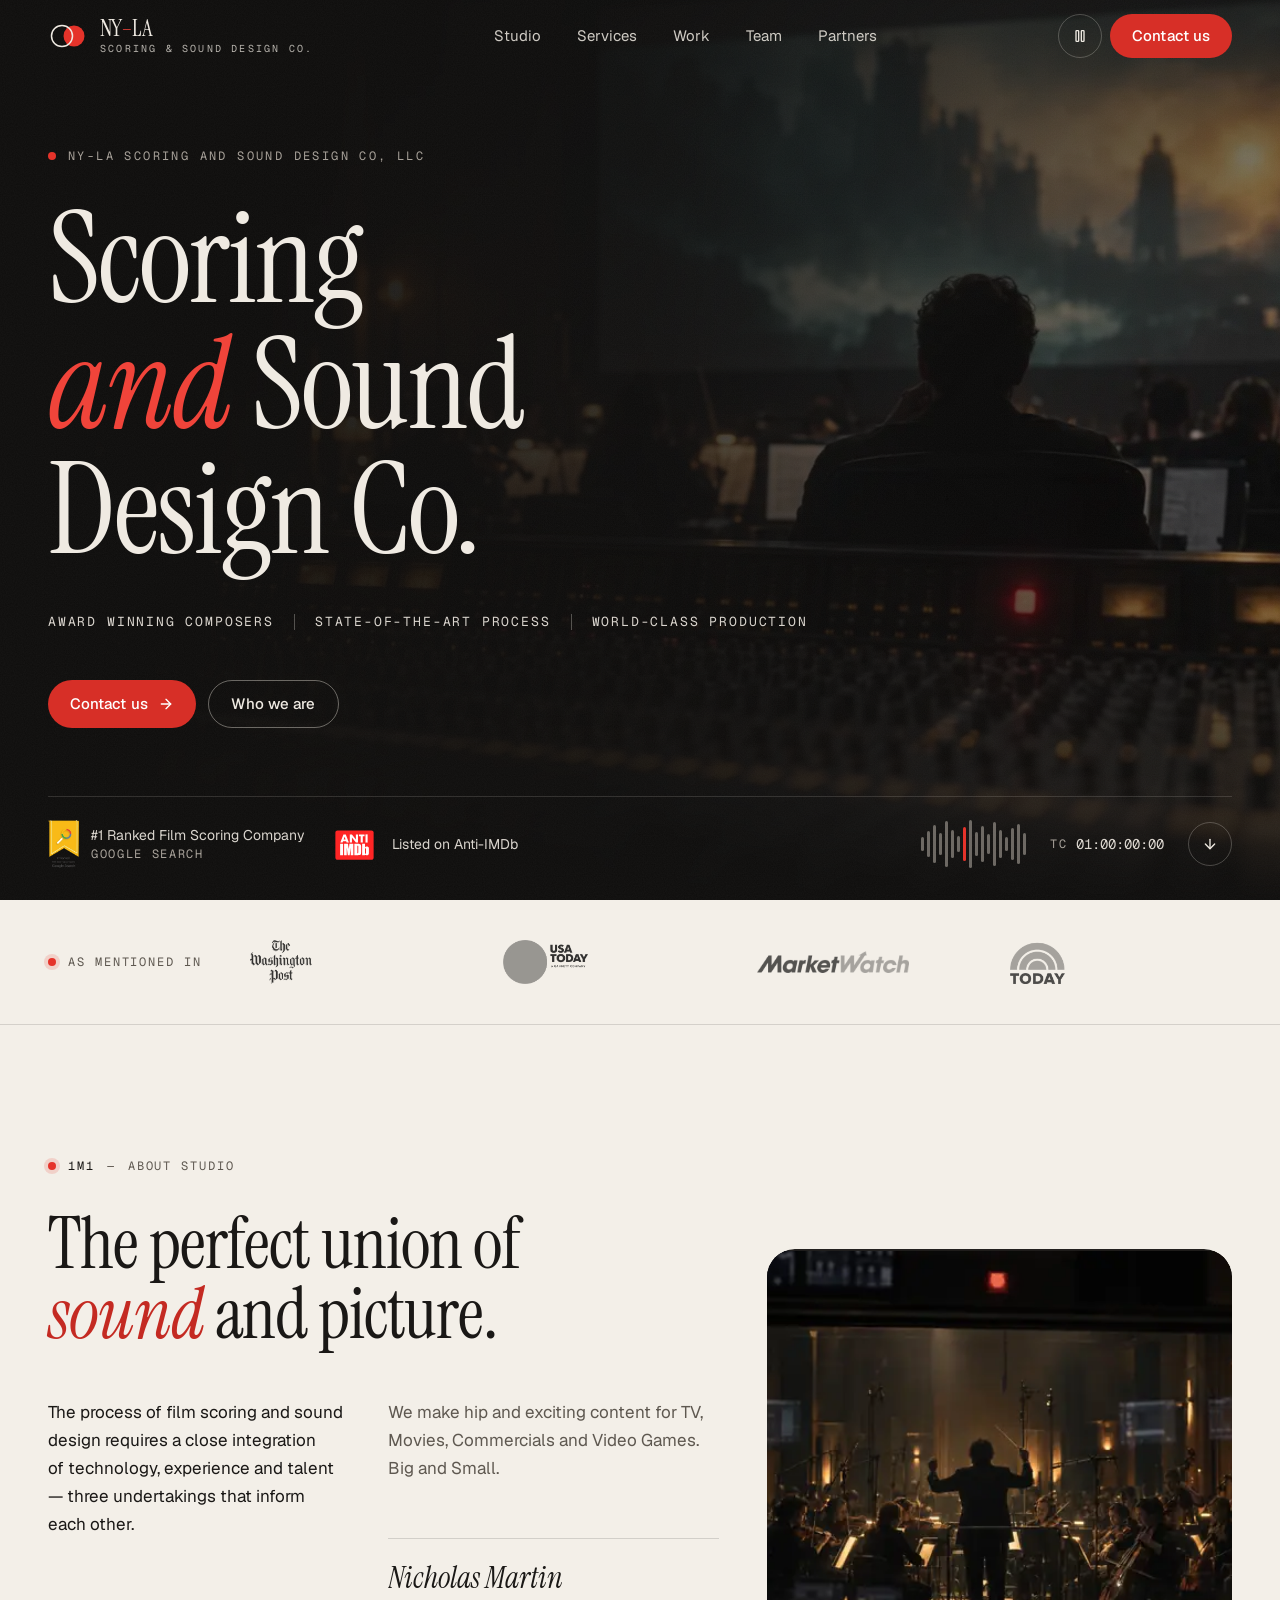
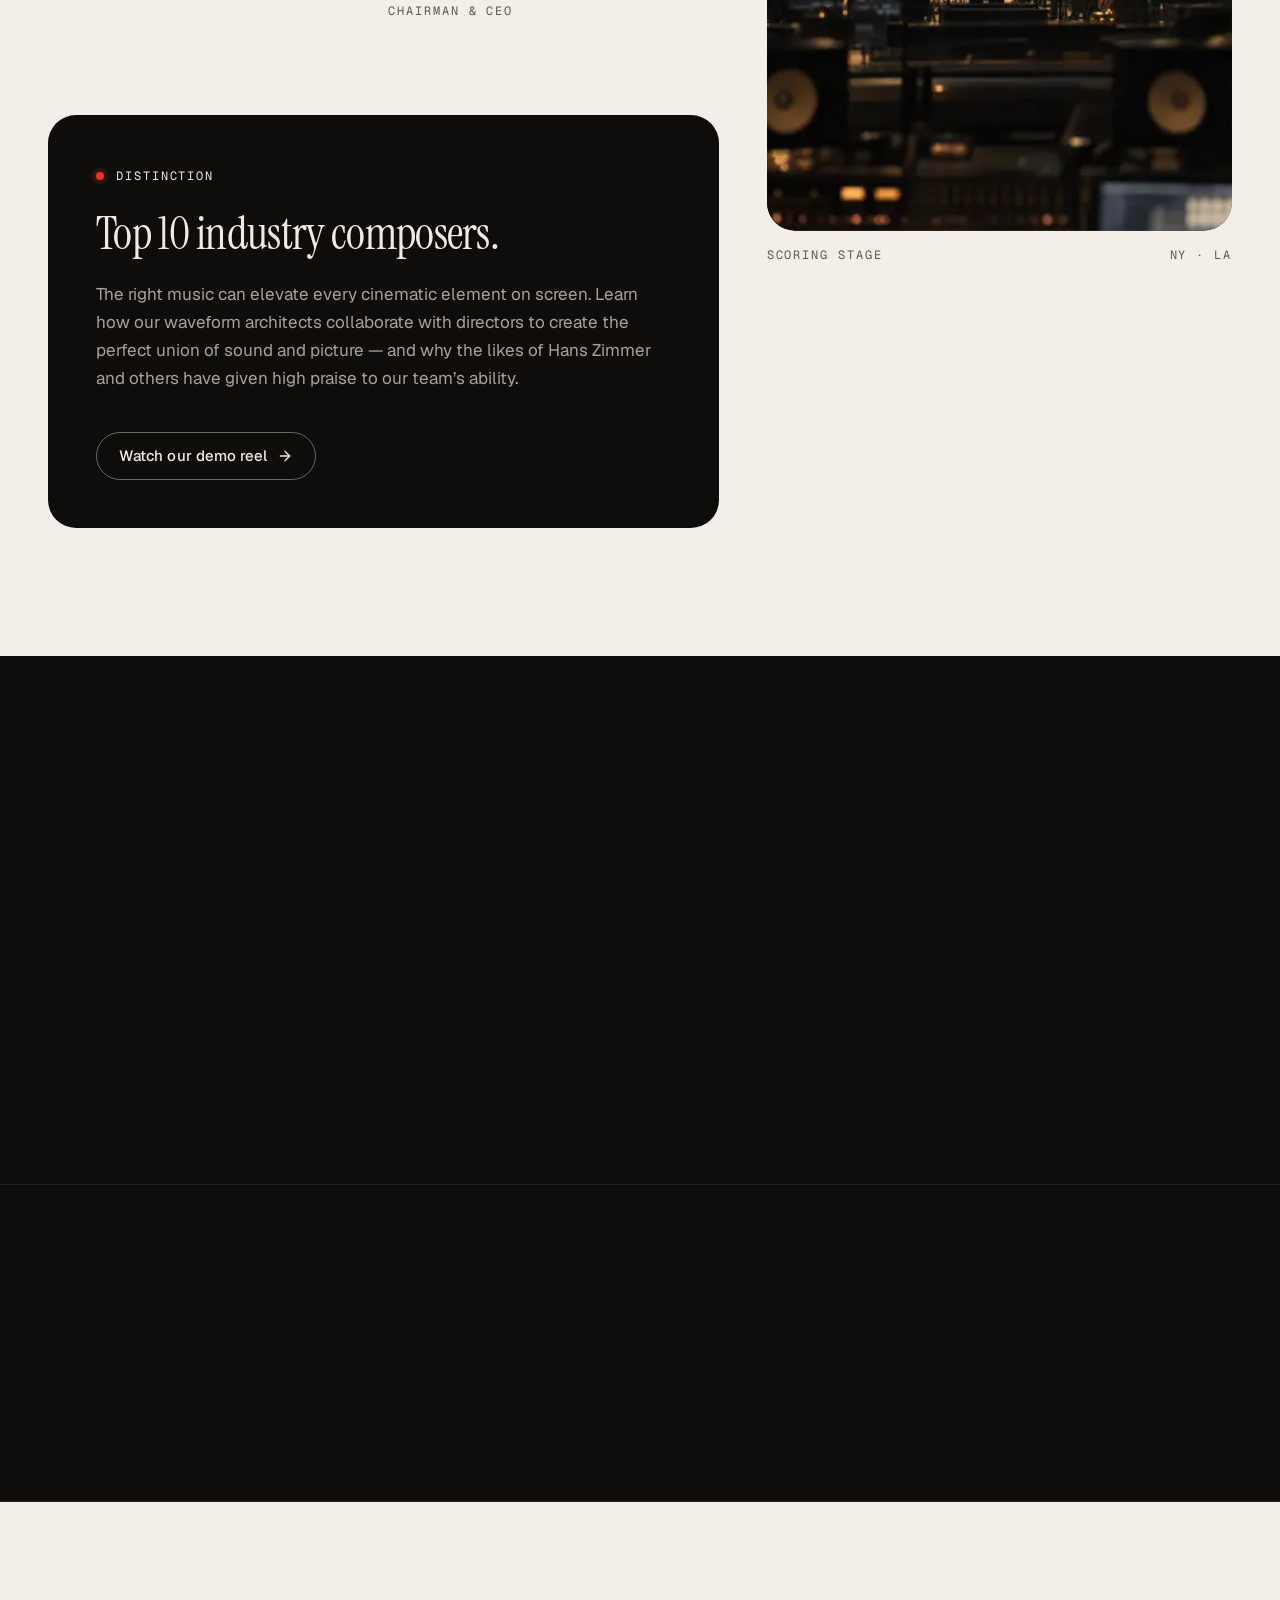
<file: index.html>
<!doctype html>
<html lang="en">
  <head>
    <meta charset="UTF-8" />
    <meta http-equiv="Content-Security-Policy" content="default-src 'none'; base-uri 'none'; object-src 'none'; form-action 'self' https://formspree.io; script-src 'self' 'sha256-pRUqDgvScCS89wPYBcR1W/JAQomijhMOOu+LBnIAKXk='; style-src 'self' 'unsafe-inline'; img-src 'self' data: blob:; font-src 'self'; connect-src 'self' https://formspree.io; media-src 'self'; manifest-src 'self'; worker-src 'self'; frame-src https://player.vimeo.com https://w.soundcloud.com; upgrade-insecure-requests" />
    <meta name="referrer" content="strict-origin-when-cross-origin" />
    <!-- Contact form submissions are posted here. /api/contact is a Cloudflare Worker that forwards them to
             Slack (see README). Left empty, the form opens the visitor's email app instead. -->
    <meta name="form-endpoint" content="/api/contact" />
    <meta name="viewport" content="width=device-width, initial-scale=1" />
    <title>NY-LA Scoring &amp; Sound Design Co | Film Scoring Studio</title>
    <meta
      name="description"
      content="Award-winning composers for film, TV, video games, commercials and trailers. Film scoring, sound design, mixing and mastering from New York and Los Angeles." />
    <meta
      name="keywords"
      content="film scoring, sound design, film composers, TV music, video game music, mixing and mastering" />
    <meta name="theme-color" content="#0e0d0c" />
    <script>
      try {
        if (localStorage.getItem("nyla-motion") === "paused") document.documentElement.dataset.motion = "paused";
      } catch (e) {}
    </script>
    <meta name="color-scheme" content="dark light" />
    <link rel="icon" href="data:image/svg+xml,%3Csvg%20xmlns='http://www.w3.org/2000/svg'%20viewBox='0%200%2064%2064'%3E%3Crect%20width='64'%20height='64'%20rx='14'%20fill='%230e0d0c'/%3E%3Ccircle%20cx='38'%20cy='32'%20r='15'%20fill='%23e5332a'/%3E%3Ccircle%20cx='26'%20cy='32'%20r='15'%20fill='none'%20stroke='%23efeae2'%20stroke-width='2.5'/%3E%3C/svg%3E" type="image/svg+xml" />
    <link rel="apple-touch-icon" href="./apple-touch-icon.png" />
    <link rel="preload" as="image" media="(max-aspect-ratio: 4/5)" href="./assets/hero-portrait-720-BbYLcgSx.webp" fetchpriority="high" />
    <link rel="preload" as="image" media="(min-aspect-ratio: 801/1000)" href="./assets/hero-1440-CjAtjLtJ.webp" imagesrcset="./assets/hero-640-D6YPVSac.webp 640w, ./assets/hero-1024-DxoHlJZH.webp 1024w, ./assets/hero-1440-CjAtjLtJ.webp 1440w, ./assets/gen-image-1-D_qLhae0.webp 1920w" imagesizes="100vw" fetchpriority="high" />
    <link rel="preload" as="font" type="font/woff2" crossorigin href="./assets/instrument-serif-latin-400-normal-core-ID4j7AQA.woff2" />
    <link rel="preload" as="font" type="font/woff2" crossorigin href="./assets/instrument-serif-latin-400-italic-core-90kJtLtx.woff2" />
    <link rel="preload" as="font" type="font/woff2" crossorigin href="./assets/geist-latin-wght-normal-BgDaEnEv.woff2" />
    <link rel="preload" as="font" type="font/woff2" crossorigin href="./assets/geist-mono-latin-wght-normal-core-wC1BD5DM.woff2" />

    <link rel="canonical" href="https://scoringandsounddesign.com/" />
    <meta property="og:url" content="https://scoringandsounddesign.com/" />
    <meta property="og:type" content="website" />
    <meta property="og:site_name" content="NY-LA Scoring &amp; Sound Design Co" />
    <meta property="og:title" content="NY-LA Scoring &amp; Sound Design Co | Film Scoring Studio" />
    <meta
      property="og:description"
      content="Award-winning composers for film, TV, video games, commercials and trailers. Film scoring, sound design, mixing and mastering from New York and Los Angeles." />
    <meta
      property="og:image"
      content="https://scoringandsounddesign.com/og-image.jpg" />
    <meta property="og:image:width" content="1200" />
    <meta property="og:image:height" content="630" />
    <meta property="og:image:alt" content="Scoring and Sound Design Co. — a dark film-scoring control room facing a projection screen." />
    <meta name="twitter:card" content="summary_large_image" />
    <meta name="twitter:title" content="NY-LA Scoring &amp; Sound Design Co | Film Scoring Studio" />
    <meta
      name="twitter:description"
      content="Award-winning composers for film, TV, video games, commercials and trailers. Film scoring, sound design, mixing and mastering from New York and Los Angeles." />
    <meta
      name="twitter:image"
      content="https://scoringandsounddesign.com/og-image.jpg" />

    <script type="application/ld+json">
      {
        "@context": "https://schema.org",
        "@type": "ProfessionalService",
        "name": "NY-LA Scoring and Sound Design Co, LLC",
        "alternateName": "NY-LA Scoring & Sound Design Co",
        "description": "Award-winning composers for film, TV, video games, commercials and trailers. Film scoring, sound design, consulting, mixing, mastering and sheet music services.",
        "email": "info@scoringandsounddesign.com",
        "telephone": "+1-213-522-7720",
        "founder": { "@type": "Person", "name": "Nicholas Martin", "jobTitle": "Chairman and CEO" },
        "address": [
          {
            "@type": "PostalAddress",
            "streetAddress": "63 John St, Suite 3",
            "addressLocality": "Kingston",
            "addressRegion": "NY",
            "postalCode": "12401",
            "addressCountry": "US"
          },
          {
            "@type": "PostalAddress",
            "streetAddress": "5800 S Eastern Ave, Suite 500",
            "addressLocality": "Commerce",
            "addressRegion": "CA",
            "postalCode": "90040",
            "addressCountry": "US"
          }
        ],
        "areaServed": "Worldwide",
        "knowsAbout": [
          "Film scoring",
          "Sound design",
          "Music for TV shows",
          "Video game music",
          "Commercial and trailer music",
          "Audio mixing",
          "Audio mastering",
          "Sheet music"
        ]
      }
    </script>
    <script type="module" crossorigin src="./assets/index-DegEl1-h.js"></script>
    <style>/*! tailwindcss v4.1.14 | MIT License | https://tailwindcss.com */@layer properties{@supports (((-webkit-hyphens:none)) and (not (margin-trim:inline))) or ((-moz-orient:inline) and (not (color:rgb(from red r g b)))){*,:before,:after,::backdrop{--tw-translate-x:0;--tw-translate-y:0;--tw-translate-z:0;--tw-scale-x:1;--tw-scale-y:1;--tw-scale-z:1;--tw-rotate-x:initial;--tw-rotate-y:initial;--tw-rotate-z:initial;--tw-skew-x:initial;--tw-skew-y:initial;--tw-space-y-reverse:0;--tw-space-x-reverse:0;--tw-border-style:solid;--tw-gradient-position:initial;--tw-gradient-from:#0000;--tw-gradient-via:#0000;--tw-gradient-to:#0000;--tw-gradient-stops:initial;--tw-gradient-via-stops:initial;--tw-gradient-from-position:0%;--tw-gradient-via-position:50%;--tw-gradient-to-position:100%;--tw-leading:initial;--tw-font-weight:initial;--tw-tracking:initial;--tw-ordinal:initial;--tw-slashed-zero:initial;--tw-numeric-figure:initial;--tw-numeric-spacing:initial;--tw-numeric-fraction:initial;--tw-outline-style:solid;--tw-blur:initial;--tw-brightness:initial;--tw-contrast:initial;--tw-grayscale:initial;--tw-hue-rotate:initial;--tw-invert:initial;--tw-opacity:initial;--tw-saturate:initial;--tw-sepia:initial;--tw-drop-shadow:initial;--tw-drop-shadow-color:initial;--tw-drop-shadow-alpha:100%;--tw-drop-shadow-size:initial;--tw-backdrop-blur:initial;--tw-backdrop-brightness:initial;--tw-backdrop-contrast:initial;--tw-backdrop-grayscale:initial;--tw-backdrop-hue-rotate:initial;--tw-backdrop-invert:initial;--tw-backdrop-opacity:initial;--tw-backdrop-saturate:initial;--tw-backdrop-sepia:initial;--tw-duration:initial;--tw-ease:initial}}}@layer theme{:root,:host{--font-sans:"Geist Variable",sans-serif;--font-serif:"Instrument Serif",serif;--font-mono:"Geist Mono Variable",monospace;--color-white:#fff;--spacing:.25rem;--container-xs:20rem;--container-sm:24rem;--container-md:28rem;--container-xl:36rem;--container-2xl:42rem;--container-3xl:48rem;--container-4xl:56rem;--container-5xl:64rem;--container-6xl:72rem;--text-xs:.75rem;--text-xs--line-height:calc(1/.75);--text-sm:.875rem;--text-sm--line-height:calc(1.25/.875);--text-lg:1.125rem;--text-lg--line-height:calc(1.75/1.125);--text-xl:1.25rem;--text-xl--line-height:calc(1.75/1.25);--text-2xl:1.5rem;--text-2xl--line-height:calc(2/1.5);--text-3xl:1.875rem;--text-3xl--line-height: 1.2 ;--text-4xl:2.25rem;--text-4xl--line-height:calc(2.5/2.25);--font-weight-normal:400;--font-weight-medium:500;--font-weight-semibold:600;--font-weight-bold:700;--tracking-tight:-.025em;--leading-tight:1.25;--leading-snug:1.375;--leading-relaxed:1.625;--radius-sm:.25rem;--radius-md:.375rem;--radius-lg:.5rem;--radius-xl:.75rem;--animate-spin:spin 1s linear infinite;--blur-md:12px;--aspect-video:16/9;--default-transition-duration:.15s;--default-transition-timing-function:cubic-bezier(.4,0,.2,1);--default-font-family:var(--font-sans);--default-mono-font-family:var(--font-mono);--color-ink:#0e0d0c;--color-ink-2:#171615;--color-ink-3:#22201e;--color-bone:#f3efe8;--color-bone-2:#e9e4da;--color-paper:#efeae2;--color-ash:#a8a29a;--color-soot:#1a1816;--color-stone:#5e5850;--color-rec:#e5332a;--color-rec-bright:#f0443a;--color-rec-deep:#c42a22;--color-rec-button:#d72f27;--color-background:#0e0d0c;--color-foreground:#efeae2;--color-primary:#d72f27;--color-primary-foreground:#fff;--color-muted:#22201e;--color-muted-foreground:#a8a29a;--color-destructive:#f0443a;--ease-cue:cubic-bezier(.22,1,.36,1)}}@layer base{*,:after,:before,::backdrop{box-sizing:border-box;border:0 solid;margin:0;padding:0}::file-selector-button{box-sizing:border-box;border:0 solid;margin:0;padding:0}html,:host{-webkit-text-size-adjust:100%;tab-size:4;line-height:1.5;font-family:var(--default-font-family,ui-sans-serif,system-ui,sans-serif,"Apple Color Emoji","Segoe UI Emoji","Segoe UI Symbol","Noto Color Emoji");font-feature-settings:var(--default-font-feature-settings,normal);font-variation-settings:var(--default-font-variation-settings,normal);-webkit-tap-highlight-color:transparent}hr{height:0;color:inherit;border-top-width:1px}abbr:where([title]){-webkit-text-decoration:underline dotted;text-decoration:underline dotted}h1,h2,h3,h4,h5,h6{font-size:inherit;font-weight:inherit}a{color:inherit;-webkit-text-decoration:inherit;text-decoration:inherit}b,strong{font-weight:bolder}code,kbd,samp,pre{font-family:var(--default-mono-font-family,ui-monospace,SFMono-Regular,Menlo,Monaco,Consolas,"Liberation Mono","Courier New",monospace);font-feature-settings:var(--default-mono-font-feature-settings,normal);font-variation-settings:var(--default-mono-font-variation-settings,normal);font-size:1em}small{font-size:80%}sub,sup{vertical-align:baseline;font-size:75%;line-height:0;position:relative}sub{bottom:-.25em}sup{top:-.5em}table{text-indent:0;border-color:inherit;border-collapse:collapse}:-moz-focusring{outline:auto}progress{vertical-align:baseline}summary{display:list-item}ol,ul,menu{list-style:none}img,svg,video,canvas,audio,iframe,embed,object{vertical-align:middle;display:block}img,video{max-width:100%;height:auto}button,input,select,optgroup,textarea{font:inherit;font-feature-settings:inherit;font-variation-settings:inherit;letter-spacing:inherit;color:inherit;opacity:1;background-color:#0000;border-radius:0}::file-selector-button{font:inherit;font-feature-settings:inherit;font-variation-settings:inherit;letter-spacing:inherit;color:inherit;opacity:1;background-color:#0000;border-radius:0}:where(select:is([multiple],[size])) optgroup{font-weight:bolder}:where(select:is([multiple],[size])) optgroup option{padding-inline-start:20px}::file-selector-button{margin-inline-end:4px}::placeholder{opacity:1}@supports (not ((-webkit-appearance:-apple-pay-button))) or (contain-intrinsic-size:1px){::placeholder{color:currentColor}@supports (color:color-mix(in lab,red,red)){::placeholder{color:color-mix(in oklab,currentcolor 50%,transparent)}}}textarea{resize:vertical}::-webkit-search-decoration{-webkit-appearance:none}::-webkit-date-and-time-value{min-height:1lh;text-align:inherit}::-webkit-datetime-edit{display:inline-flex}::-webkit-datetime-edit-fields-wrapper{padding:0}::-webkit-datetime-edit{padding-block:0}::-webkit-datetime-edit-year-field{padding-block:0}::-webkit-datetime-edit-month-field{padding-block:0}::-webkit-datetime-edit-day-field{padding-block:0}::-webkit-datetime-edit-hour-field{padding-block:0}::-webkit-datetime-edit-minute-field{padding-block:0}::-webkit-datetime-edit-second-field{padding-block:0}::-webkit-datetime-edit-millisecond-field{padding-block:0}::-webkit-datetime-edit-meridiem-field{padding-block:0}::-webkit-calendar-picker-indicator{line-height:1}:-moz-ui-invalid{box-shadow:none}button,input:where([type=button],[type=reset],[type=submit]){appearance:button}::file-selector-button{appearance:button}::-webkit-inner-spin-button{height:auto}::-webkit-outer-spin-button{height:auto}[hidden]:where(:not([hidden=until-found])){display:none!important}html{scroll-behavior:smooth;-webkit-text-size-adjust:100%;-moz-text-size-adjust:100%;text-size-adjust:100%;scroll-padding-top:5.5rem;scroll-padding-bottom:1.5rem}body{background-color:var(--color-ink);color:var(--color-paper);font-family:var(--font-sans);font-feature-settings:"ss01","cv11";-webkit-font-smoothing:antialiased;-moz-osx-font-smoothing:grayscale;text-rendering:optimizeLegibility}*,:before,:after{border-color:var(--tone-line)}section[id],[id=main]{scroll-margin-top:5rem}:focus-visible{outline:3px solid var(--tone-focus);outline-offset:3px;border-radius:2px}::selection{background:var(--color-rec-button);color:#fff}button:not(:disabled),[role=button]:not([aria-disabled=true]),a[href],select:not(:disabled),summary{cursor:pointer}img{max-width:100%;height:auto}}@layer components{.shell{width:100%;max-width:1360px;margin-inline:auto;padding-inline:clamp(1.25rem,4vw,3rem)}.on-bone{background-color:var(--color-bone);color:var(--color-soot)}.on-ink{background-color:var(--color-ink);color:var(--color-paper)}.cue{font-family:var(--font-mono);letter-spacing:.16em;text-transform:uppercase;color:var(--tone-muted);align-items:center;gap:.75rem;font-size:.75rem;line-height:1;display:inline-flex}.cue:before{content:"";background:var(--color-rec);border-radius:9999px;flex:none;width:.5rem;height:.5rem;box-shadow:0 0 0 4px #e5332a29}.cue-id{color:var(--tone-text)}.display{font-family:var(--font-serif);letter-spacing:-.015em;text-wrap:balance;font-weight:400;line-height:.98}.lede{text-wrap:pretty;font-size:clamp(1.0625rem,1.2vw,1.1875rem);line-height:1.65}.btn{isolation:isolate;letter-spacing:.005em;min-height:3rem;transition:background-color .22s var(--ease-cue),color .22s var(--ease-cue),border-color .22s var(--ease-cue),transform .22s var(--ease-cue);border-radius:9999px;justify-content:center;align-items:center;gap:.625rem;padding:.75rem 1.375rem;font-size:.9375rem;font-weight:500;line-height:1.2;display:inline-flex;position:relative;overflow:hidden}.btn .btn-arrow{transition:transform .26s var(--ease-cue)}.btn:hover .btn-arrow{transform:translate(4px)}.btn:active{transform:translateY(1px)}.btn-rec{background-color:var(--color-rec-button);color:#fff}.btn-rec:hover{background-color:var(--color-rec-deep)}.btn-line{border:1px solid var(--tone-btn-border);color:var(--tone-text)}.btn-line:hover{border-color:var(--tone-text);color:var(--tone-bg)}.btn-line:before{content:"";z-index:-1;border-radius:inherit;background:var(--tone-text);transform-origin:100%;transition:transform .52s var(--ease-cue);position:absolute;inset:0;transform:scaleX(0)}.btn-line:hover:before{transform-origin:0;transform:scaleX(1)}.btn-rec:after{content:"";z-index:-1;transition:transform .8s var(--ease-cue);background:linear-gradient(110deg,#0000 30%,#ffffff3d,#0000 70%);position:absolute;inset:0;transform:translate(-120%)}.btn-rec:hover:after{transform:translate(120%)}.link-underline{transition:background-size .26s var(--ease-cue);background-image:linear-gradient(currentColor,currentColor);background-position:0 100%;background-repeat:no-repeat;background-size:100% 1px;padding-bottom:2px}.link-underline:hover{background-position:100% 100%;background-size:0% 1px}.grain{isolation:isolate;position:relative}.grain:after{content:"";z-index:-1;pointer-events:none;opacity:.07;background-image:url("data:image/svg+xml;utf8,<svg xmlns='http://www.w3.org/2000/svg' width='160' height='160'><filter id='n'><feTurbulence type='fractalNoise' baseFrequency='0.9' numOctaves='2' stitchTiles='stitch'/><feColorMatrix values='0 0 0 0 1  0 0 0 0 1  0 0 0 0 1  0 0 0 0.55 0'/></filter><rect width='100%' height='100%' filter='url(%23n)'/></svg>");position:absolute;inset:0}.field-label{color:var(--color-paper);margin-bottom:.5rem;font-size:.875rem;font-weight:500;display:block}.field{width:100%;min-height:3rem;color:var(--color-paper);transition:border-color .2s var(--ease-cue),background-color .2s var(--ease-cue);background-color:#efeae20a;border:1px solid #efeae247;border-radius:.75rem;padding:.75rem 1rem;font-size:1rem;line-height:1.5;display:block}.field::placeholder{color:#a8a29ae6}.field:hover{border-color:#efeae280}.field:focus-visible{outline:2px solid var(--color-rec-bright);outline-offset:1px;background-color:#efeae212;border-color:#0000}.field[aria-invalid=true]{border-color:var(--color-rec-bright)}.field-error{color:#ff8a80;align-items:flex-start;gap:.375rem;margin-top:.5rem;font-size:.875rem;display:flex}}@layer utilities{.\[container-type\:inline-size\]{container-type:inline-size}.visible{visibility:visible}.sr-only{clip-path:inset(50%);white-space:nowrap;border-width:0;width:1px;height:1px;margin:-1px;padding:0;position:absolute;overflow:hidden}.absolute{position:absolute}.fixed{position:fixed}.relative{position:relative}.static{position:static}.sticky{position:sticky}.inset-0{inset:calc(var(--spacing)*0)}.inset-x-0{inset-inline:calc(var(--spacing)*0)}.top-0{top:calc(var(--spacing)*0)}.top-4{top:calc(var(--spacing)*4)}.bottom-0{bottom:calc(var(--spacing)*0)}.bottom-1{bottom:calc(var(--spacing)*1)}.bottom-4{bottom:calc(var(--spacing)*4)}.-left-\[9999px\]{left:-9999px}.left-0{left:calc(var(--spacing)*0)}.left-1\/2{left:50%}.left-4{left:calc(var(--spacing)*4)}.-z-10{z-index:-10}.z-50{z-index:50}.container{width:100%}@media (min-width:40rem){.container{max-width:40rem}}@media (min-width:48rem){.container{max-width:48rem}}@media (min-width:64rem){.container{max-width:64rem}}@media (min-width:80rem){.container{max-width:80rem}}@media (min-width:96rem){.container{max-width:96rem}}.mx-5{margin-inline:calc(var(--spacing)*5)}.mx-auto{margin-inline:auto}.my-10{margin-block:calc(var(--spacing)*10)}.\!mt-0{margin-top:calc(var(--spacing)*0)!important}.mt-0\.5{margin-top:calc(var(--spacing)*.5)}.mt-1{margin-top:calc(var(--spacing)*1)}.mt-1\.5{margin-top:calc(var(--spacing)*1.5)}.mt-2{margin-top:calc(var(--spacing)*2)}.mt-3{margin-top:calc(var(--spacing)*3)}.mt-4{margin-top:calc(var(--spacing)*4)}.mt-5{margin-top:calc(var(--spacing)*5)}.mt-6{margin-top:calc(var(--spacing)*6)}.mt-8{margin-top:calc(var(--spacing)*8)}.mt-10{margin-top:calc(var(--spacing)*10)}.mt-12{margin-top:calc(var(--spacing)*12)}.mt-14{margin-top:calc(var(--spacing)*14)}.mt-16{margin-top:calc(var(--spacing)*16)}.mt-20{margin-top:calc(var(--spacing)*20)}.mr-2{margin-right:calc(var(--spacing)*2)}.mb-1{margin-bottom:calc(var(--spacing)*1)}.mb-4{margin-bottom:calc(var(--spacing)*4)}.mb-6{margin-bottom:calc(var(--spacing)*6)}.ml-1{margin-left:calc(var(--spacing)*1)}.ml-2{margin-left:calc(var(--spacing)*2)}.block{display:block}.flex{display:flex}.grid{display:grid}.hidden{display:none}.inline{display:inline}.inline-block{display:inline-block}.inline-flex{display:inline-flex}.aspect-\[4\/3\]{aspect-ratio:4/3}.aspect-\[4\/5\]{aspect-ratio:4/5}.aspect-square{aspect-ratio:1}.aspect-video{aspect-ratio:var(--aspect-video)}.h-1{height:calc(var(--spacing)*1)}.h-1\.5{height:calc(var(--spacing)*1.5)}.h-2{height:calc(var(--spacing)*2)}.h-3{height:calc(var(--spacing)*3)}.h-4{height:calc(var(--spacing)*4)}.h-5{height:calc(var(--spacing)*5)}.h-6{height:calc(var(--spacing)*6)}.h-7{height:calc(var(--spacing)*7)}.h-8{height:calc(var(--spacing)*8)}.h-9{height:calc(var(--spacing)*9)}.h-10{height:calc(var(--spacing)*10)}.h-11{height:calc(var(--spacing)*11)}.h-12{height:calc(var(--spacing)*12)}.h-14{height:calc(var(--spacing)*14)}.h-20{height:calc(var(--spacing)*20)}.h-24{height:calc(var(--spacing)*24)}.h-28{height:calc(var(--spacing)*28)}.h-\[4\.5rem\]{height:4.5rem}.h-\[200px\]{height:200px}.h-\[450px\]{height:450px}.h-auto{height:auto}.h-full{height:100%}.h-px{height:1px}.\!min-h-11{min-height:calc(var(--spacing)*11)!important}.min-h-6{min-height:calc(var(--spacing)*6)}.min-h-10{min-height:calc(var(--spacing)*10)}.min-h-11{min-height:calc(var(--spacing)*11)}.min-h-14{min-height:calc(var(--spacing)*14)}.min-h-36{min-height:calc(var(--spacing)*36)}.min-h-\[100svh\]{min-height:100svh}.min-h-\[200px\]{min-height:200px}.min-h-screen{min-height:100vh}.w-0{width:calc(var(--spacing)*0)}.w-1{width:calc(var(--spacing)*1)}.w-1\.5{width:calc(var(--spacing)*1.5)}.w-1\/2{width:50%}.w-2{width:calc(var(--spacing)*2)}.w-3{width:calc(var(--spacing)*3)}.w-3\/4{width:75%}.w-4{width:calc(var(--spacing)*4)}.w-5{width:calc(var(--spacing)*5)}.w-7{width:calc(var(--spacing)*7)}.w-8{width:calc(var(--spacing)*8)}.w-10{width:calc(var(--spacing)*10)}.w-11{width:calc(var(--spacing)*11)}.w-12{width:calc(var(--spacing)*12)}.w-14{width:calc(var(--spacing)*14)}.w-20{width:calc(var(--spacing)*20)}.w-28{width:calc(var(--spacing)*28)}.w-\[3px\]{width:3px}.w-\[100px\]{width:100px}.w-auto{width:auto}.w-full{width:100%}.w-px{width:1px}.max-w-2xl{max-width:var(--container-2xl)}.max-w-3xl{max-width:var(--container-3xl)}.max-w-4xl{max-width:var(--container-4xl)}.max-w-5xl{max-width:var(--container-5xl)}.max-w-6xl{max-width:var(--container-6xl)}.max-w-\[9\.5rem\]{max-width:9.5rem}.max-w-\[11ch\]{max-width:11ch}.max-w-full{max-width:100%}.max-w-md{max-width:var(--container-md)}.max-w-sm{max-width:var(--container-sm)}.max-w-xl{max-width:var(--container-xl)}.max-w-xs{max-width:var(--container-xs)}.flex-1{flex:1}.flex-none{flex:none}.flex-shrink-0,.shrink-0{flex-shrink:0}.origin-left{transform-origin:0}.-translate-x-1\/2{--tw-translate-x: -50% ;translate:var(--tw-translate-x)var(--tw-translate-y)}.-translate-y-full{--tw-translate-y:-100%;translate:var(--tw-translate-x)var(--tw-translate-y)}.scale-x-0{--tw-scale-x:0%;scale:var(--tw-scale-x)var(--tw-scale-y)}.transform{transform:var(--tw-rotate-x,)var(--tw-rotate-y,)var(--tw-rotate-z,)var(--tw-skew-x,)var(--tw-skew-y,)}.animate-spin{animation:var(--animate-spin)}.cursor-pointer{cursor:pointer}.resize{resize:both}.resize-y{resize:vertical}.grid-cols-1{grid-template-columns:repeat(1,minmax(0,1fr))}.grid-cols-2{grid-template-columns:repeat(2,minmax(0,1fr))}.grid-cols-3{grid-template-columns:repeat(3,minmax(0,1fr))}.flex-col{flex-direction:column}.flex-col-reverse{flex-direction:column-reverse}.flex-wrap{flex-wrap:wrap}.items-center{align-items:center}.items-end{align-items:flex-end}.items-start{align-items:flex-start}.justify-between{justify-content:space-between}.justify-center{justify-content:center}.justify-end{justify-content:flex-end}.justify-start{justify-content:flex-start}.gap-1{gap:calc(var(--spacing)*1)}.gap-2{gap:calc(var(--spacing)*2)}.gap-3{gap:calc(var(--spacing)*3)}.gap-4{gap:calc(var(--spacing)*4)}.gap-5{gap:calc(var(--spacing)*5)}.gap-6{gap:calc(var(--spacing)*6)}.gap-8{gap:calc(var(--spacing)*8)}.gap-10{gap:calc(var(--spacing)*10)}.gap-12{gap:calc(var(--spacing)*12)}.gap-14{gap:calc(var(--spacing)*14)}.gap-16{gap:calc(var(--spacing)*16)}.gap-\[3px\]{gap:3px}.gap-\[inherit\]{gap:inherit}.gap-px{gap:1px}:where(.space-y-1>:not(:last-child)){--tw-space-y-reverse:0;margin-block-start:calc(calc(var(--spacing)*1)*var(--tw-space-y-reverse));margin-block-end:calc(calc(var(--spacing)*1)*calc(1 - var(--tw-space-y-reverse)))}:where(.space-y-2>:not(:last-child)){--tw-space-y-reverse:0;margin-block-start:calc(calc(var(--spacing)*2)*var(--tw-space-y-reverse));margin-block-end:calc(calc(var(--spacing)*2)*calc(1 - var(--tw-space-y-reverse)))}:where(.space-y-3>:not(:last-child)){--tw-space-y-reverse:0;margin-block-start:calc(calc(var(--spacing)*3)*var(--tw-space-y-reverse));margin-block-end:calc(calc(var(--spacing)*3)*calc(1 - var(--tw-space-y-reverse)))}:where(.space-y-4>:not(:last-child)){--tw-space-y-reverse:0;margin-block-start:calc(calc(var(--spacing)*4)*var(--tw-space-y-reverse));margin-block-end:calc(calc(var(--spacing)*4)*calc(1 - var(--tw-space-y-reverse)))}:where(.space-y-5>:not(:last-child)){--tw-space-y-reverse:0;margin-block-start:calc(calc(var(--spacing)*5)*var(--tw-space-y-reverse));margin-block-end:calc(calc(var(--spacing)*5)*calc(1 - var(--tw-space-y-reverse)))}:where(.space-y-6>:not(:last-child)){--tw-space-y-reverse:0;margin-block-start:calc(calc(var(--spacing)*6)*var(--tw-space-y-reverse));margin-block-end:calc(calc(var(--spacing)*6)*calc(1 - var(--tw-space-y-reverse)))}:where(.space-y-12>:not(:last-child)){--tw-space-y-reverse:0;margin-block-start:calc(calc(var(--spacing)*12)*var(--tw-space-y-reverse));margin-block-end:calc(calc(var(--spacing)*12)*calc(1 - var(--tw-space-y-reverse)))}.gap-x-5{column-gap:calc(var(--spacing)*5)}.gap-x-6{column-gap:calc(var(--spacing)*6)}.gap-x-8{column-gap:calc(var(--spacing)*8)}.gap-x-10{column-gap:calc(var(--spacing)*10)}:where(.space-x-2>:not(:last-child)){--tw-space-x-reverse:0;margin-inline-start:calc(calc(var(--spacing)*2)*var(--tw-space-x-reverse));margin-inline-end:calc(calc(var(--spacing)*2)*calc(1 - var(--tw-space-x-reverse)))}.gap-y-1{row-gap:calc(var(--spacing)*1)}.gap-y-6{row-gap:calc(var(--spacing)*6)}.gap-y-12{row-gap:calc(var(--spacing)*12)}.self-start{align-self:flex-start}.overflow-auto{overflow:auto}.overflow-hidden{overflow:hidden}.rounded{border-radius:.25rem}.rounded-\[1\.5rem\]{border-radius:1.5rem}.rounded-\[1\.25rem\]{border-radius:1.25rem}.rounded-\[1\.75rem\]{border-radius:1.75rem}.rounded-full{border-radius:3.40282e38px}.rounded-lg{border-radius:var(--radius-lg)}.rounded-md{border-radius:var(--radius-md)}.rounded-sm{border-radius:var(--radius-sm)}.rounded-xl{border-radius:var(--radius-xl)}.border{border-style:var(--tw-border-style);border-width:1px}.border-2{border-style:var(--tw-border-style);border-width:2px}.border-y{border-block-style:var(--tw-border-style);border-block-width:1px}.border-t{border-top-style:var(--tw-border-style);border-top-width:1px}.border-b{border-bottom-style:var(--tw-border-style);border-bottom-width:1px}.border-l-2{border-left-style:var(--tw-border-style);border-left-width:2px}.border-paper\/10{border-color:#efeae21a}@supports (color:color-mix(in lab,red,red)){.border-paper\/10{border-color:color-mix(in oklab,var(--color-paper)10%,transparent)}}.border-paper\/12{border-color:#efeae21f}@supports (color:color-mix(in lab,red,red)){.border-paper\/12{border-color:color-mix(in oklab,var(--color-paper)12%,transparent)}}.border-paper\/20{border-color:#efeae233}@supports (color:color-mix(in lab,red,red)){.border-paper\/20{border-color:color-mix(in oklab,var(--color-paper)20%,transparent)}}.border-paper\/25{border-color:#efeae240}@supports (color:color-mix(in lab,red,red)){.border-paper\/25{border-color:color-mix(in oklab,var(--color-paper)25%,transparent)}}.border-rec{border-color:var(--color-rec)}.border-soot\/15{border-color:#1a181626}@supports (color:color-mix(in lab,red,red)){.border-soot\/15{border-color:color-mix(in oklab,var(--color-soot)15%,transparent)}}.border-transparent{border-color:#0000}.bg-background{background-color:var(--color-background)}.bg-bone{background-color:var(--color-bone)}.bg-bone-2{background-color:var(--color-bone-2)}.bg-bone\/90{background-color:#f3efe8e6}@supports (color:color-mix(in lab,red,red)){.bg-bone\/90{background-color:color-mix(in oklab,var(--color-bone)90%,transparent)}}.bg-current{background-color:currentColor}.bg-destructive{background-color:var(--color-destructive)}.bg-ink{background-color:var(--color-ink)}.bg-ink-2{background-color:var(--color-ink-2)}.bg-ink-3{background-color:var(--color-ink-3)}.bg-ink\/90{background-color:#0e0d0ce6}@supports (color:color-mix(in lab,red,red)){.bg-ink\/90{background-color:color-mix(in oklab,var(--color-ink)90%,transparent)}}.bg-muted{background-color:var(--color-muted)}.bg-paper\/10{background-color:#efeae21a}@supports (color:color-mix(in lab,red,red)){.bg-paper\/10{background-color:color-mix(in oklab,var(--color-paper)10%,transparent)}}.bg-paper\/15{background-color:#efeae226}@supports (color:color-mix(in lab,red,red)){.bg-paper\/15{background-color:color-mix(in oklab,var(--color-paper)15%,transparent)}}.bg-paper\/30{background-color:#efeae24d}@supports (color:color-mix(in lab,red,red)){.bg-paper\/30{background-color:color-mix(in oklab,var(--color-paper)30%,transparent)}}.bg-paper\/90{background-color:#efeae2e6}@supports (color:color-mix(in lab,red,red)){.bg-paper\/90{background-color:color-mix(in oklab,var(--color-paper)90%,transparent)}}.bg-paper\/\[0\.06\]{background-color:#efeae20f}@supports (color:color-mix(in lab,red,red)){.bg-paper\/\[0\.06\]{background-color:color-mix(in oklab,var(--color-paper)6%,transparent)}}.bg-paper\/\[0\.08\]{background-color:#efeae214}@supports (color:color-mix(in lab,red,red)){.bg-paper\/\[0\.08\]{background-color:color-mix(in oklab,var(--color-paper)8%,transparent)}}.bg-primary{background-color:var(--color-primary)}.bg-rec{background-color:var(--color-rec)}.bg-rec-button{background-color:var(--color-rec-button)}.bg-rec-deep{background-color:var(--color-rec-deep)}.bg-soot\/10{background-color:#1a18161a}@supports (color:color-mix(in lab,red,red)){.bg-soot\/10{background-color:color-mix(in oklab,var(--color-soot)10%,transparent)}}.bg-soot\/15{background-color:#1a181626}@supports (color:color-mix(in lab,red,red)){.bg-soot\/15{background-color:color-mix(in oklab,var(--color-soot)15%,transparent)}}.bg-transparent{background-color:#0000}.bg-gradient-to-r{--tw-gradient-position:to right in oklab;background-image:linear-gradient(var(--tw-gradient-stops))}.bg-gradient-to-t{--tw-gradient-position:to top in oklab;background-image:linear-gradient(var(--tw-gradient-stops))}.from-ink{--tw-gradient-from:var(--color-ink);--tw-gradient-stops:var(--tw-gradient-via-stops,var(--tw-gradient-position),var(--tw-gradient-from)var(--tw-gradient-from-position),var(--tw-gradient-to)var(--tw-gradient-to-position))}.from-ink\/90{--tw-gradient-from:#0e0d0ce6}@supports (color:color-mix(in lab,red,red)){.from-ink\/90{--tw-gradient-from:color-mix(in oklab,var(--color-ink)90%,transparent)}}.from-ink\/90{--tw-gradient-stops:var(--tw-gradient-via-stops,var(--tw-gradient-position),var(--tw-gradient-from)var(--tw-gradient-from-position),var(--tw-gradient-to)var(--tw-gradient-to-position))}.via-ink\/20{--tw-gradient-via:#0e0d0c33}@supports (color:color-mix(in lab,red,red)){.via-ink\/20{--tw-gradient-via:color-mix(in oklab,var(--color-ink)20%,transparent)}}.via-ink\/20{--tw-gradient-via-stops:var(--tw-gradient-position),var(--tw-gradient-from)var(--tw-gradient-from-position),var(--tw-gradient-via)var(--tw-gradient-via-position),var(--tw-gradient-to)var(--tw-gradient-to-position);--tw-gradient-stops:var(--tw-gradient-via-stops)}.via-ink\/80{--tw-gradient-via:#0e0d0ccc}@supports (color:color-mix(in lab,red,red)){.via-ink\/80{--tw-gradient-via:color-mix(in oklab,var(--color-ink)80%,transparent)}}.via-ink\/80{--tw-gradient-via-stops:var(--tw-gradient-position),var(--tw-gradient-from)var(--tw-gradient-from-position),var(--tw-gradient-via)var(--tw-gradient-via-position),var(--tw-gradient-to)var(--tw-gradient-to-position);--tw-gradient-stops:var(--tw-gradient-via-stops)}.via-transparent{--tw-gradient-via:transparent;--tw-gradient-via-stops:var(--tw-gradient-position),var(--tw-gradient-from)var(--tw-gradient-from-position),var(--tw-gradient-via)var(--tw-gradient-via-position),var(--tw-gradient-to)var(--tw-gradient-to-position);--tw-gradient-stops:var(--tw-gradient-via-stops)}.to-ink\/10{--tw-gradient-to:#0e0d0c1a}@supports (color:color-mix(in lab,red,red)){.to-ink\/10{--tw-gradient-to:color-mix(in oklab,var(--color-ink)10%,transparent)}}.to-ink\/10{--tw-gradient-stops:var(--tw-gradient-via-stops,var(--tw-gradient-position),var(--tw-gradient-from)var(--tw-gradient-from-position),var(--tw-gradient-to)var(--tw-gradient-to-position))}.to-ink\/60{--tw-gradient-to:#0e0d0c99}@supports (color:color-mix(in lab,red,red)){.to-ink\/60{--tw-gradient-to:color-mix(in oklab,var(--color-ink)60%,transparent)}}.to-ink\/60{--tw-gradient-stops:var(--tw-gradient-via-stops,var(--tw-gradient-position),var(--tw-gradient-from)var(--tw-gradient-from-position),var(--tw-gradient-to)var(--tw-gradient-to-position))}.to-transparent{--tw-gradient-to:transparent;--tw-gradient-stops:var(--tw-gradient-via-stops,var(--tw-gradient-position),var(--tw-gradient-from)var(--tw-gradient-from-position),var(--tw-gradient-to)var(--tw-gradient-to-position))}.fill-current{fill:currentColor}.object-contain{object-fit:contain}.object-cover{object-fit:cover}.object-\[60\%_center\]{object-position:60% center}.p-0{padding:calc(var(--spacing)*0)}.p-1{padding:calc(var(--spacing)*1)}.p-3{padding:calc(var(--spacing)*3)}.p-4{padding:calc(var(--spacing)*4)}.p-6{padding:calc(var(--spacing)*6)}.p-8{padding:calc(var(--spacing)*8)}.px-3{padding-inline:calc(var(--spacing)*3)}.px-4{padding-inline:calc(var(--spacing)*4)}.px-6{padding-inline:calc(var(--spacing)*6)}.\!py-2\.5{padding-block:calc(var(--spacing)*2.5)!important}.py-1{padding-block:calc(var(--spacing)*1)}.py-2{padding-block:calc(var(--spacing)*2)}.py-3{padding-block:calc(var(--spacing)*3)}.py-4{padding-block:calc(var(--spacing)*4)}.py-6{padding-block:calc(var(--spacing)*6)}.py-8{padding-block:calc(var(--spacing)*8)}.py-10{padding-block:calc(var(--spacing)*10)}.py-12{padding-block:calc(var(--spacing)*12)}.py-16{padding-block:calc(var(--spacing)*16)}.py-20{padding-block:calc(var(--spacing)*20)}.py-24{padding-block:calc(var(--spacing)*24)}.pt-3{padding-top:calc(var(--spacing)*3)}.pt-6{padding-top:calc(var(--spacing)*6)}.pt-8{padding-top:calc(var(--spacing)*8)}.pt-10{padding-top:calc(var(--spacing)*10)}.pt-32{padding-top:calc(var(--spacing)*32)}.pr-2{padding-right:calc(var(--spacing)*2)}.pb-8{padding-bottom:calc(var(--spacing)*8)}.pb-16{padding-bottom:calc(var(--spacing)*16)}.pl-5{padding-left:calc(var(--spacing)*5)}.text-center{text-align:center}.text-left{text-align:left}.text-right{text-align:right}.font-mono{font-family:var(--font-mono)}.font-serif{font-family:var(--font-serif)}.text-2xl{font-size:var(--text-2xl);line-height:var(--tw-leading,var(--text-2xl--line-height))}.text-3xl{font-size:var(--text-3xl);line-height:var(--tw-leading,var(--text-3xl--line-height))}.text-4xl{font-size:var(--text-4xl);line-height:var(--tw-leading,var(--text-4xl--line-height))}.text-lg{font-size:var(--text-lg);line-height:var(--tw-leading,var(--text-lg--line-height))}.text-sm{font-size:var(--text-sm);line-height:var(--tw-leading,var(--text-sm--line-height))}.text-xl{font-size:var(--text-xl);line-height:var(--tw-leading,var(--text-xl--line-height))}.text-xs{font-size:var(--text-xs);line-height:var(--tw-leading,var(--text-xs--line-height))}.text-\[0\.625rem\]{font-size:.625rem}.text-\[0\.6875rem\]{font-size:.6875rem}.text-\[0\.8125rem\]{font-size:.8125rem}.text-\[0\.9375rem\]{font-size:.9375rem}.text-\[1\.45rem\]{font-size:1.45rem}.text-\[1\.125rem\]{font-size:1.125rem}.text-\[1\.0625rem\]{font-size:1.0625rem}.text-\[1\.875rem\]{font-size:1.875rem}.text-\[1rem\]{font-size:1rem}.text-\[6rem\]{font-size:6rem}.text-\[clamp\(1\.75rem\,2\.6vw\,2\.375rem\)\]{font-size:clamp(1.75rem,2.6vw,2.375rem)}.text-\[clamp\(2\.6rem\,5\.2vw\,4\.75rem\)\]{font-size:clamp(2.6rem,5.2vw,4.75rem)}.text-\[clamp\(2\.6rem\,5\.6vw\,5rem\)\]{font-size:clamp(2.6rem,5.6vw,5rem)}.text-\[clamp\(2\.25rem\,4\.2vw\,3\.75rem\)\]{font-size:clamp(2.25rem,4.2vw,3.75rem)}.text-\[clamp\(2\.75rem\,6vw\,5rem\)\]{font-size:clamp(2.75rem,6vw,5rem)}.text-\[clamp\(2rem\,3\.6vw\,3\.25rem\)\]{font-size:clamp(2rem,3.6vw,3.25rem)}.text-\[clamp\(2rem\,3\.6vw\,3rem\)\]{font-size:clamp(2rem,3.6vw,3rem)}.text-\[clamp\(2rem\,4\.4vw\,4rem\)\]{font-size:clamp(2rem,4.4vw,4rem)}.text-\[clamp\(3\.4rem\,min\(10vw\,15svh\)\,9\.5rem\)\]{font-size:clamp(3.4rem,min(10vw,15svh),9.5rem)}.text-\[clamp\(3\.5rem\,7vw\,6\.5rem\)\]{font-size:clamp(3.5rem,7vw,6.5rem)}.text-\[clamp\(3rem\,7vw\,6rem\)\]{font-size:clamp(3rem,7vw,6rem)}.text-\[clamp\(3rem\,8vw\,7\.5rem\)\]{font-size:clamp(3rem,8vw,7.5rem)}.text-\[clamp\(3rem\,8vw\,7rem\)\]{font-size:clamp(3rem,8vw,7rem)}.leading-\[0\.6\]{--tw-leading:.6;line-height:.6}.leading-\[1\.2\]{--tw-leading:1.2;line-height:1.2}.leading-\[1\.08\]{--tw-leading:1.08;line-height:1.08}.leading-none{--tw-leading:1;line-height:1}.leading-relaxed{--tw-leading:var(--leading-relaxed);line-height:var(--leading-relaxed)}.leading-snug{--tw-leading:var(--leading-snug);line-height:var(--leading-snug)}.leading-tight{--tw-leading:var(--leading-tight);line-height:var(--leading-tight)}.font-bold{--tw-font-weight:var(--font-weight-bold);font-weight:var(--font-weight-bold)}.font-medium{--tw-font-weight:var(--font-weight-medium);font-weight:var(--font-weight-medium)}.font-normal{--tw-font-weight:var(--font-weight-normal);font-weight:var(--font-weight-normal)}.font-semibold{--tw-font-weight:var(--font-weight-semibold);font-weight:var(--font-weight-semibold)}.tracking-\[-0\.01em\]{--tw-tracking:-.01em;letter-spacing:-.01em}.tracking-\[-0\.02em\]{--tw-tracking:-.02em;letter-spacing:-.02em}.tracking-\[0\.2em\]{--tw-tracking:.2em;letter-spacing:.2em}.tracking-\[0\.12em\]{--tw-tracking:.12em;letter-spacing:.12em}.tracking-\[0\.14em\]{--tw-tracking:.14em;letter-spacing:.14em}.tracking-\[0\.16em\]{--tw-tracking:.16em;letter-spacing:.16em}.tracking-\[0\.22em\]{--tw-tracking:.22em;letter-spacing:.22em}.tracking-tight{--tw-tracking:var(--tracking-tight);letter-spacing:var(--tracking-tight)}.break-all{word-break:break-all}.whitespace-break-spaces{white-space:break-spaces}.text-ash{color:var(--color-ash)}.text-destructive{color:var(--color-destructive)}.text-foreground{color:var(--color-foreground)}.text-muted-foreground{color:var(--color-muted-foreground)}.text-paper{color:var(--color-paper)}.text-paper\/85{color:#efeae2d9}@supports (color:color-mix(in lab,red,red)){.text-paper\/85{color:color-mix(in oklab,var(--color-paper)85%,transparent)}}.text-paper\/90{color:#efeae2e6}@supports (color:color-mix(in lab,red,red)){.text-paper\/90{color:color-mix(in oklab,var(--color-paper)90%,transparent)}}.text-primary{color:var(--color-primary)}.text-primary-foreground{color:var(--color-primary-foreground)}.text-rec{color:var(--color-rec)}.text-rec-bright{color:var(--color-rec-bright)}.text-rec-deep{color:var(--color-rec-deep)}.text-soot{color:var(--color-soot)}.text-stone{color:var(--color-stone)}.text-white{color:var(--color-white)}.uppercase{text-transform:uppercase}.italic{font-style:italic}.not-italic{font-style:normal}.tabular-nums{--tw-numeric-spacing:tabular-nums;font-variant-numeric:var(--tw-ordinal,)var(--tw-slashed-zero,)var(--tw-numeric-figure,)var(--tw-numeric-spacing,)var(--tw-numeric-fraction,)}.underline{text-decoration-line:underline}.opacity-0{opacity:0}.opacity-50{opacity:.5}.opacity-60{opacity:.6}.opacity-75{opacity:.75}.opacity-80{opacity:.8}.opacity-85{opacity:.85}.opacity-90{opacity:.9}.opacity-100{opacity:1}.mix-blend-multiply{mix-blend-mode:multiply}.outline{outline-style:var(--tw-outline-style);outline-width:1px}.grayscale{--tw-grayscale:grayscale(100%);filter:var(--tw-blur,)var(--tw-brightness,)var(--tw-contrast,)var(--tw-grayscale,)var(--tw-hue-rotate,)var(--tw-invert,)var(--tw-saturate,)var(--tw-sepia,)var(--tw-drop-shadow,)}.backdrop-blur-md{--tw-backdrop-blur:blur(var(--blur-md));-webkit-backdrop-filter:var(--tw-backdrop-blur,)var(--tw-backdrop-brightness,)var(--tw-backdrop-contrast,)var(--tw-backdrop-grayscale,)var(--tw-backdrop-hue-rotate,)var(--tw-backdrop-invert,)var(--tw-backdrop-opacity,)var(--tw-backdrop-saturate,)var(--tw-backdrop-sepia,);backdrop-filter:var(--tw-backdrop-blur,)var(--tw-backdrop-brightness,)var(--tw-backdrop-contrast,)var(--tw-backdrop-grayscale,)var(--tw-backdrop-hue-rotate,)var(--tw-backdrop-invert,)var(--tw-backdrop-opacity,)var(--tw-backdrop-saturate,)var(--tw-backdrop-sepia,)}.transition-\[background-color\,border-color\,scale\]{transition-property:background-color,border-color,scale;transition-timing-function:var(--tw-ease,var(--default-transition-timing-function));transition-duration:var(--tw-duration,var(--default-transition-duration))}.transition-\[background-color\,border-color\,translate\]{transition-property:background-color,border-color,translate;transition-timing-function:var(--tw-ease,var(--default-transition-timing-function));transition-duration:var(--tw-duration,var(--default-transition-duration))}.transition-\[background-color\,border-color\]{transition-property:background-color,border-color;transition-timing-function:var(--tw-ease,var(--default-transition-timing-function));transition-duration:var(--tw-duration,var(--default-transition-duration))}.transition-\[filter\,opacity\,scale\]{transition-property:filter,opacity,scale;transition-timing-function:var(--tw-ease,var(--default-transition-timing-function));transition-duration:var(--tw-duration,var(--default-transition-duration))}.transition-\[rotate\,scale\]{transition-property:rotate,scale;transition-timing-function:var(--tw-ease,var(--default-transition-timing-function));transition-duration:var(--tw-duration,var(--default-transition-duration))}.transition-\[scale\]{transition-property:scale;transition-timing-function:var(--tw-ease,var(--default-transition-timing-function));transition-duration:var(--tw-duration,var(--default-transition-duration))}.transition-\[translate\,border-color\]{transition-property:translate,border-color;transition-timing-function:var(--tw-ease,var(--default-transition-timing-function));transition-duration:var(--tw-duration,var(--default-transition-duration))}.transition-\[width\,margin\]{transition-property:width,margin;transition-timing-function:var(--tw-ease,var(--default-transition-timing-function));transition-duration:var(--tw-duration,var(--default-transition-duration))}.transition-\[width\]{transition-property:width;transition-timing-function:var(--tw-ease,var(--default-transition-timing-function));transition-duration:var(--tw-duration,var(--default-transition-duration))}.transition-colors{transition-property:color,background-color,border-color,outline-color,text-decoration-color,fill,stroke,--tw-gradient-from,--tw-gradient-via,--tw-gradient-to;transition-timing-function:var(--tw-ease,var(--default-transition-timing-function));transition-duration:var(--tw-duration,var(--default-transition-duration))}.transition-transform{transition-property:transform,translate,scale,rotate;transition-timing-function:var(--tw-ease,var(--default-transition-timing-function));transition-duration:var(--tw-duration,var(--default-transition-duration))}.duration-300{--tw-duration:.3s;transition-duration:.3s}.duration-500{--tw-duration:.5s;transition-duration:.5s}.duration-700{--tw-duration:.7s;transition-duration:.7s}.duration-\[1400ms\]{--tw-duration:1.4s;transition-duration:1.4s}.ease-\[var\(--ease-cue\)\]{--tw-ease:var(--ease-cue);transition-timing-function:var(--ease-cue)}.outline-none{--tw-outline-style:none;outline-style:none}.\[animation-delay\:1\.2s\]{animation-delay:1.2s}.\[animation-delay\:300ms\]{animation-delay:.3s}.\[animation-delay\:360ms\]{animation-delay:.36s}@media (hover:hover){.group-hover\:mr-2:is(:where(.group):hover *){margin-right:calc(var(--spacing)*2)}.group-hover\:w-4:is(:where(.group):hover *){width:calc(var(--spacing)*4)}.group-hover\:w-full:is(:where(.group):hover *){width:100%}.group-hover\:translate-x-1:is(:where(.group):hover *){--tw-translate-x:calc(var(--spacing)*1);translate:var(--tw-translate-x)var(--tw-translate-y)}.group-hover\:translate-x-2:is(:where(.group):hover *){--tw-translate-x:calc(var(--spacing)*2);translate:var(--tw-translate-x)var(--tw-translate-y)}.group-hover\:-translate-y-0\.5:is(:where(.group):hover *){--tw-translate-y:calc(var(--spacing)*-.5);translate:var(--tw-translate-x)var(--tw-translate-y)}.group-hover\:scale-105:is(:where(.group):hover *){--tw-scale-x:105%;--tw-scale-y:105%;--tw-scale-z:105%;scale:var(--tw-scale-x)var(--tw-scale-y)}.group-hover\:scale-110:is(:where(.group):hover *){--tw-scale-x:110%;--tw-scale-y:110%;--tw-scale-z:110%;scale:var(--tw-scale-x)var(--tw-scale-y)}.group-hover\:scale-x-100:is(:where(.group):hover *){--tw-scale-x:100%;scale:var(--tw-scale-x)var(--tw-scale-y)}.group-hover\:scale-\[1\.04\]:is(:where(.group):hover *){scale:1.04}.group-hover\:scale-\[1\.05\]:is(:where(.group):hover *){scale:1.05}.group-hover\:rotate-\[-6deg\]:is(:where(.group):hover *){rotate:-6deg}.group-hover\:border-rec-button:is(:where(.group):hover *){border-color:var(--color-rec-button)}.group-hover\:border-rec-deep:is(:where(.group):hover *){border-color:var(--color-rec-deep)}.group-hover\:bg-rec-button:is(:where(.group):hover *){background-color:var(--color-rec-button)}.group-hover\:bg-rec-deep\/\[0\.06\]:is(:where(.group):hover *){background-color:#c42a220f}@supports (color:color-mix(in lab,red,red)){.group-hover\:bg-rec-deep\/\[0\.06\]:is(:where(.group):hover *){background-color:color-mix(in oklab,var(--color-rec-deep)6%,transparent)}}.group-hover\:text-rec-deep:is(:where(.group):hover *){color:var(--color-rec-deep)}.group-hover\:opacity-100:is(:where(.group):hover *){opacity:1}.group-hover\:grayscale-0:is(:where(.group):hover *){--tw-grayscale:grayscale(0%);filter:var(--tw-blur,)var(--tw-brightness,)var(--tw-contrast,)var(--tw-grayscale,)var(--tw-hue-rotate,)var(--tw-invert,)var(--tw-saturate,)var(--tw-sepia,)var(--tw-drop-shadow,)}}.last\:border-0:last-child{border-style:var(--tw-border-style);border-width:0}.empty\:hidden:empty{display:none}.focus-within\:translate-y-0:focus-within{--tw-translate-y:calc(var(--spacing)*0);translate:var(--tw-translate-x)var(--tw-translate-y)}@media (hover:hover){.hover\:-translate-y-1:hover{--tw-translate-y:calc(var(--spacing)*-1);translate:var(--tw-translate-x)var(--tw-translate-y)}.hover\:border-paper:hover{border-color:var(--color-paper)}.hover\:border-paper\/25:hover{border-color:#efeae240}@supports (color:color-mix(in lab,red,red)){.hover\:border-paper\/25:hover{border-color:color-mix(in oklab,var(--color-paper)25%,transparent)}}.hover\:bg-paper\/\[0\.06\]:hover{background-color:#efeae20f}@supports (color:color-mix(in lab,red,red)){.hover\:bg-paper\/\[0\.06\]:hover{background-color:color-mix(in oklab,var(--color-paper)6%,transparent)}}.hover\:text-paper:hover{color:var(--color-paper)}.hover\:opacity-90:hover{opacity:.9}}.focus\:not-sr-only:focus{clip-path:none;white-space:normal;width:auto;height:auto;margin:0;padding:0;position:static;overflow:visible}.focus\:fixed:focus{position:fixed}.focus\:top-4:focus{top:calc(var(--spacing)*4)}.focus\:left-4:focus{left:calc(var(--spacing)*4)}.focus\:z-\[60\]:focus{z-index:60}.focus\:rounded-full:focus{border-radius:3.40282e38px}.focus\:bg-paper:focus{background-color:var(--color-paper)}.focus\:px-5:focus{padding-inline:calc(var(--spacing)*5)}.focus\:py-3:focus{padding-block:calc(var(--spacing)*3)}.focus\:font-medium:focus{--tw-font-weight:var(--font-weight-medium);font-weight:var(--font-weight-medium)}.focus\:text-ink:focus{color:var(--color-ink)}.aria-pressed\:border-paper[aria-pressed=true]{border-color:var(--color-paper)}.aria-pressed\:bg-paper[aria-pressed=true]{background-color:var(--color-paper)}.aria-pressed\:text-ink[aria-pressed=true]{color:var(--color-ink)}@media not all and (min-width:40rem){.max-sm\:hidden{display:none}}@media (min-width:40rem){.sm\:col-span-2{grid-column:span 2/span 2}.sm\:mt-10{margin-top:calc(var(--spacing)*10)}.sm\:block{display:block}.sm\:flex{display:flex}.sm\:inline-flex{display:inline-flex}.sm\:aspect-\[3\/2\]{aspect-ratio:3/2}.sm\:h-4{height:calc(var(--spacing)*4)}.sm\:h-11{height:calc(var(--spacing)*11)}.sm\:h-24{height:calc(var(--spacing)*24)}.sm\:w-4{width:calc(var(--spacing)*4)}.sm\:w-24{width:calc(var(--spacing)*24)}.sm\:grid-cols-2{grid-template-columns:repeat(2,minmax(0,1fr))}.sm\:grid-cols-3{grid-template-columns:repeat(3,minmax(0,1fr))}.sm\:grid-cols-4{grid-template-columns:repeat(4,minmax(0,1fr))}.sm\:grid-cols-\[1fr_1\.1fr\]{grid-template-columns:1fr 1.1fr}.sm\:grid-cols-\[4\.5rem_1fr\]{grid-template-columns:4.5rem 1fr}.sm\:grid-cols-\[14rem_1fr\]{grid-template-columns:14rem 1fr}.sm\:flex-row{flex-direction:row}.sm\:flex-wrap{flex-wrap:wrap}.sm\:items-center{align-items:center}.sm\:justify-between{justify-content:space-between}.sm\:gap-0{gap:calc(var(--spacing)*0)}.sm\:gap-6{gap:calc(var(--spacing)*6)}.sm\:gap-10{gap:calc(var(--spacing)*10)}.sm\:p-5{padding:calc(var(--spacing)*5)}.sm\:p-8{padding:calc(var(--spacing)*8)}.sm\:p-10{padding:calc(var(--spacing)*10)}.sm\:p-12{padding:calc(var(--spacing)*12)}.sm\:px-10{padding-inline:calc(var(--spacing)*10)}.sm\:py-10{padding-block:calc(var(--spacing)*10)}.sm\:py-12{padding-block:calc(var(--spacing)*12)}.sm\:py-16{padding-block:calc(var(--spacing)*16)}.sm\:py-24{padding-block:calc(var(--spacing)*24)}.sm\:py-28{padding-block:calc(var(--spacing)*28)}.sm\:py-32{padding-block:calc(var(--spacing)*32)}.sm\:pt-36{padding-top:calc(var(--spacing)*36)}.sm\:text-\[1\.75rem\]{font-size:1.75rem}}@media (min-width:48rem){.md\:flex{display:flex}.md\:translate-y-12{--tw-translate-y:calc(var(--spacing)*12);translate:var(--tw-translate-x)var(--tw-translate-y)}.md\:grid-cols-2{grid-template-columns:repeat(2,minmax(0,1fr))}.md\:grid-cols-3{grid-template-columns:repeat(3,minmax(0,1fr))}.md\:flex-row{flex-direction:row}.md\:items-center{align-items:center}.md\:justify-start{justify-content:flex-start}.md\:gap-12{gap:calc(var(--spacing)*12)}}@media (min-width:64rem){.lg\:sticky{position:sticky}.lg\:top-28{top:calc(var(--spacing)*28)}.lg\:col-span-3{grid-column:span 3/span 3}.lg\:col-span-4{grid-column:span 4/span 4}.lg\:col-span-5{grid-column:span 5/span 5}.lg\:col-span-7{grid-column:span 7/span 7}.lg\:col-span-8{grid-column:span 8/span 8}.lg\:col-start-6{grid-column-start:6}.lg\:mt-24{margin-top:calc(var(--spacing)*24)}.lg\:block{display:block}.lg\:flex{display:flex}.lg\:hidden{display:none}.lg\:aspect-\[4\/5\]{aspect-ratio:4/5}.lg\:grid-cols-1{grid-template-columns:repeat(1,minmax(0,1fr))}.lg\:grid-cols-3{grid-template-columns:repeat(3,minmax(0,1fr))}.lg\:grid-cols-4{grid-template-columns:repeat(4,minmax(0,1fr))}.lg\:grid-cols-12{grid-template-columns:repeat(12,minmax(0,1fr))}.lg\:items-end{align-items:flex-end}.lg\:justify-end{justify-content:flex-end}.lg\:gap-12{gap:calc(var(--spacing)*12)}.lg\:gap-x-8{column-gap:calc(var(--spacing)*8)}.lg\:pt-24{padding-top:calc(var(--spacing)*24)}.lg\:pl-6{padding-left:calc(var(--spacing)*6)}}.text-balance{text-wrap:balance}.text-pretty{text-wrap:pretty}}@font-face{font-family:Instrument Serif;font-style:normal;font-display:swap;font-weight:400;src:url(./assets/instrument-serif-latin-400-normal-core-ID4j7AQA.woff2)format("woff2");unicode-range:U+0-7F,U+A0,U+A9,U+AD,U+B7,U+2010-2011,U+2013-2014,U+2018-2019,U+201C-201D,U+2022,U+2026}@font-face{font-family:Instrument Serif;font-style:normal;font-display:swap;font-weight:400;src:url(./assets/instrument-serif-latin-400-normal-DnYpCC2O.woff2)format("woff2"),url(./assets/instrument-serif-latin-400-normal-BVbkICAY.woff)format("woff");unicode-range:U+A1-A3,U+A5,U+A7-A8,U+AA-AB,U+AE-B0,U+B4,U+B6,U+B8,U+BA-BB,U+BF-FF,U+102,U+131,U+152-153,U+2C6,U+2DA,U+2DC,U+300-301,U+303-304,U+308,U+201A,U+201E,U+2039-203A,U+20AC,U+2122,U+2212}@font-face{font-family:Instrument Serif;font-style:italic;font-display:swap;font-weight:400;src:url(./assets/instrument-serif-latin-400-italic-core-90kJtLtx.woff2)format("woff2");unicode-range:U+0-7F,U+A0,U+A9,U+AD,U+B7,U+2010-2011,U+2013-2014,U+2018-2019,U+201C-201D,U+2022,U+2026}@font-face{font-family:Instrument Serif;font-style:italic;font-display:swap;font-weight:400;src:url(./assets/instrument-serif-latin-400-italic-DKMiL14s.woff2)format("woff2"),url(./assets/instrument-serif-latin-400-italic-u__WvvIK.woff)format("woff");unicode-range:U+A1-A3,U+A5,U+A7-A8,U+AA-AB,U+AE-B0,U+B4,U+B6,U+B8,U+BA-BB,U+BF-FF,U+102,U+131,U+152-153,U+2C6,U+2DA,U+2DC,U+300-301,U+303-304,U+308,U+201A,U+201E,U+2039-203A,U+20AC,U+2122,U+2212}@font-face{font-family:Geist Variable;font-style:normal;font-display:swap;font-weight:100 900;src:url(./assets/geist-cyrillic-ext-wght-normal-DjL33-gN.woff2)format("woff2-variations");unicode-range:U+460-52F,U+1C80-1C8A,U+20B4,U+2DE0-2DFF,U+A640-A69F,U+FE2E-FE2F}@font-face{font-family:Geist Variable;font-style:normal;font-display:swap;font-weight:100 900;src:url(./assets/geist-cyrillic-wght-normal-BEAKL7Jp.woff2)format("woff2-variations");unicode-range:U+301,U+400-45F,U+490-491,U+4B0-4B1,U+2116}@font-face{font-family:Geist Variable;font-style:normal;font-display:swap;font-weight:100 900;src:url(./assets/geist-vietnamese-wght-normal-6IgcOCM7.woff2)format("woff2-variations");unicode-range:U+102-103,U+110-111,U+128-129,U+168-169,U+1A0-1A1,U+1AF-1B0,U+300-301,U+303-304,U+308-309,U+323,U+329,U+1EA0-1EF9,U+20AB}@font-face{font-family:Geist Variable;font-style:normal;font-display:swap;font-weight:100 900;src:url(./assets/geist-latin-ext-wght-normal-DC-KSUi6.woff2)format("woff2-variations");unicode-range:U+100-2BA,U+2BD-2C5,U+2C7-2CC,U+2CE-2D7,U+2DD-2FF,U+304,U+308,U+329,U+1D00-1DBF,U+1E00-1E9F,U+1EF2-1EFF,U+2020,U+20A0-20AB,U+20AD-20C0,U+2113,U+2C60-2C7F,U+A720-A7FF}@font-face{font-family:Geist Variable;font-style:normal;font-display:swap;font-weight:100 900;src:url(./assets/geist-latin-wght-normal-BgDaEnEv.woff2)format("woff2-variations");unicode-range:U+??,U+131,U+152-153,U+2BB-2BC,U+2C6,U+2DA,U+2DC,U+304,U+308,U+329,U+2000-206F,U+20AC,U+2122,U+2191,U+2193,U+2212,U+2215,U+FEFF,U+FFFD}@font-face{font-family:Geist Mono Variable;font-style:normal;font-display:swap;font-weight:100 900;src:url(./assets/geist-mono-cyrillic-ext-wght-normal-X_5orZeX.woff2)format("woff2-variations");unicode-range:U+460-52F,U+1C80-1C8A,U+20B4,U+2DE0-2DFF,U+A640-A69F,U+FE2E-FE2F}@font-face{font-family:Geist Mono Variable;font-style:normal;font-display:swap;font-weight:100 900;src:url(./assets/geist-mono-cyrillic-wght-normal-DiZS0aHC.woff2)format("woff2-variations");unicode-range:U+301,U+400-45F,U+490-491,U+4B0-4B1,U+2116}@font-face{font-family:Geist Mono Variable;font-style:normal;font-display:swap;font-weight:100 900;src:url(./assets/geist-mono-symbols2-wght-normal-CO5SzqOn.woff2)format("woff2-variations");unicode-range:U+2000-2001,U+2004-2008,U+200A,U+23B8-23BD,U+2500-259F}@font-face{font-family:Geist Mono Variable;font-style:normal;font-display:swap;font-weight:100 900;src:url(./assets/geist-mono-vietnamese-wght-normal-DadHysG0.woff2)format("woff2-variations");unicode-range:U+102-103,U+110-111,U+128-129,U+168-169,U+1A0-1A1,U+1AF-1B0,U+300-301,U+303-304,U+308-309,U+323,U+329,U+1EA0-1EF9,U+20AB}@font-face{font-family:Geist Mono Variable;font-style:normal;font-display:swap;font-weight:100 900;src:url(./assets/geist-mono-latin-ext-wght-normal-Bwz-egvJ.woff2)format("woff2-variations");unicode-range:U+100-2BA,U+2BD-2C5,U+2C7-2CC,U+2CE-2D7,U+2DD-2FF,U+304,U+308,U+329,U+1D00-1DBF,U+1E00-1E9F,U+1EF2-1EFF,U+2020,U+20A0-20AB,U+20AD-20C0,U+2113,U+2C60-2C7F,U+A720-A7FF}@font-face{font-family:Geist Mono Variable;font-style:normal;font-display:swap;font-weight:100 900;src:url(./assets/geist-mono-latin-wght-normal-core-wC1BD5DM.woff2)format("woff2-variations");unicode-range:U+0-7F,U+A0,U+A9,U+AD,U+B7,U+2010-2011,U+2013-2014,U+2018-2019,U+201C-201D,U+2022,U+2026}@font-face{font-family:Geist Mono Variable;font-style:normal;font-display:swap;font-weight:100 900;src:url(./assets/geist-mono-latin-wght-normal-XN7g48iV.woff2)format("woff2-variations");unicode-range:U+80-9F,U+A1-A8,U+AA-AC,U+AE-B6,U+B8-FF,U+131,U+152-153,U+2BB-2BC,U+2C6,U+2DA,U+2DC,U+304,U+308,U+329,U+2000-200F,U+2012,U+2015-2017,U+201A-201B,U+201E-2021,U+2023-2025,U+2027-206F,U+20AC,U+2122,U+2191,U+2193,U+2212,U+2215,U+FEFF,U+FFFD}:root,.on-ink{--tone-text:var(--color-paper);--tone-muted:var(--color-ash);--tone-line:#efeae224;--tone-btn-border:#efeae266;--tone-btn-hover:#efeae20f;--tone-focus:var(--color-rec-bright);--tone-bg:var(--color-ink)}.on-bone{--tone-text:var(--color-soot);--tone-muted:var(--color-stone);--tone-line:#1a181624;--tone-btn-border:#1a181666;--tone-btn-hover:#1a18160d;--tone-focus:var(--color-rec-deep);--tone-bg:var(--color-bone)}@keyframes rise{0%{opacity:.12;transform:translateY(16px)}to{opacity:1;transform:none}}@keyframes lift{0%{transform:translateY(.35em)}to{transform:none}}@keyframes mask-up{0%{opacity:.3;transform:translateY(52%)rotate(1.5deg)}to{transform:none}}@keyframes settle{0%{scale:1.1}to{scale:1.04}}@keyframes drift{0%{translate:0}to{translate:-1.5% -1%}}@keyframes flicker{0%,to{opacity:0}8%{opacity:.55}9%{opacity:.1}31%{opacity:.35}43%{opacity:.7}44%{opacity:.2}71%{opacity:.45}}@keyframes rec-pulse{0%,to{opacity:1}50%{opacity:.35}}@keyframes wave{0%,to{transform:scaleY(.35)}50%{transform:scaleY(1)}}@keyframes ping{75%,to{opacity:0;transform:scale(2)}}@keyframes bob{0%,to{transform:translateY(-2px)}50%{transform:translateY(3px)}}@keyframes marquee{0%{transform:translate(0)}to{transform:translate(-50%)}}@keyframes draw{0%{stroke-dashoffset:150px}to{stroke-dashoffset:0}}@keyframes rule-draw{0%{transform:scaleX(0)}to{transform:scaleX(1)}}@keyframes ny-in{0%{opacity:0;transform:translate(-6px)}to{opacity:1;transform:none}}@keyframes la-in{0%{opacity:0;transform:translate(6px)scale(.6)}to{opacity:1;transform:none}}@keyframes menu-drop{0%{opacity:0;transform:translateY(-8px)}to{opacity:1;transform:none}}.anim-rise{animation:rise .6s var(--ease-cue)both}.anim-lift{animation:lift 1.1s var(--ease-cue)both}.anim-settle{animation:settle 2.4s var(--ease-cue)both}.mask{margin:0 -.12em -.14em;padding:0 .12em .14em;display:block;overflow:hidden}.mask-line{transform-origin:0 100%;animation:mask-up .72s var(--ease-cue)both;animation-delay:var(--d,0s);display:block}.hero-img{transform-origin:62% 45%;animation:settle 1s var(--ease-cue)both,drift 26s ease-in-out 1s infinite alternate;background:url([data-uri]) 60%/cover no-repeat}@media (max-aspect-ratio:4/5){.hero-img{background-image:url([data-uri])}}.projector-flicker{pointer-events:none;opacity:0;mix-blend-mode:soft-light;background:radial-gradient(55% 45% at 66% 40%,#ffe8cc80,#0000 70%);animation:7s linear infinite flicker}.slate-rule{transform-origin:0;animation:rule-draw .7s var(--ease-cue).25s both}.rec-dot{animation:1.6s ease-in-out infinite rec-pulse}.wave-bar{transform-origin:50%;animation:1.4s ease-in-out infinite wave}.loop-ping{pointer-events:none;animation:ping 2.4s var(--ease-cue)infinite}.loop-bob{animation:2.2s ease-in-out infinite bob}.cue:before{animation:2.4s ease-in-out infinite rec-pulse}.logo-ny,.logo-la{transition:translate .5s var(--ease-cue)}.logo-ny{transform-origin:35%}.logo-la{transform-origin:65%}.logo-ny{animation:ny-in .6s var(--ease-cue)both}.logo-la{animation:la-in .6s var(--ease-cue)80ms both}.logo-link:hover .logo-ny{translate:3px}.logo-link:hover .logo-la{translate:-3px}.scroll-progress{z-index:60;pointer-events:none;background:var(--color-rec);transform-origin:0;height:2px;position:fixed;inset:0 0 auto;transform:scaleX(0)}.nav-dot{opacity:0;transition:opacity .3s var(--ease-cue),scale .3s var(--ease-cue);scale:0}.nav-dot.is-active,.nav-link:hover .nav-dot{opacity:1;scale:1}.menu-panel:not([hidden]){animation:menu-drop .38s var(--ease-cue)both}.menu-panel:not([hidden]) .menu-item{animation:rise .6s var(--ease-cue)both;animation-delay:calc(var(--i,0)*45ms + 80ms)}.js:not(.motion-live) :is([data-reveal],[data-reveal] *){transition:none!important}.js [data-reveal]{opacity:0;transition:opacity 1s var(--ease-cue),transform 1s var(--ease-cue);transition-delay:var(--reveal-delay,0s);transform:translateY(28px)}.js [data-reveal].is-visible{opacity:1;transform:none}.js [data-reveal=fade]{transform:translateY(10px)}.js [data-reveal=fade].is-visible{transform:none}.js [data-reveal=pop]{transform-origin:20% 80%;transform:scale(.5)rotate(-10deg)}.js [data-reveal=pop].is-visible{transform:none}.word-mask{vertical-align:top;margin:0 -.08em -.14em;padding:0 .08em .14em;display:inline-block;overflow:hidden}.word{display:inline-block}.js [data-reveal=split]{opacity:1;transform:none}.js [data-reveal=split] .word{transition:transform 1.1s var(--ease-cue);transition-delay:calc(var(--i,0)*55ms + var(--reveal-delay,0s));transform:translateY(110%)}.js [data-reveal=split].is-visible .word{transform:none}.js [data-reveal=wipe]{opacity:1;clip-path:inset(100% 0 0 0 round var(--wipe-radius,1.5rem));transition:clip-path 1.4s var(--ease-cue);transition-delay:var(--reveal-delay,0s);transform:none}.js [data-reveal=wipe].is-visible{clip-path:inset(0 0 0 0 round var(--wipe-radius,1.5rem))}.js [data-reveal=wipe] img{transition:transform 1.8s var(--ease-cue)var(--reveal-delay,0s),scale 1.2s var(--ease-cue),filter .7s var(--ease-cue);transform:scale(1.22)}.js [data-reveal=wipe].is-visible img{transform:none}img[data-parallax]{scale:1.14}.row-rule,.draw-rule{transform-origin:0;transition:transform 1.2s var(--ease-cue);transition-delay:calc(var(--reveal-delay,0s) + .1s)}.js [data-reveal]:not(.is-visible) .row-rule,.js [data-reveal]:not(.is-visible) .draw-rule,.js .row-rule[data-reveal]:not(.is-visible){transform:scaleX(0)}.signature{clip-path:inset(0);transition:clip-path 1.6s cubic-bezier(.65,0,.35,1);transition-delay:calc(var(--reveal-delay,0s) + .45s);margin-bottom:-.25em;margin-right:-.25em;padding:0 .25em .25em 0;display:inline-block}.js [data-reveal]:not(.is-visible) .signature{clip-path:inset(0 100% 0 0)}.draw :is(path,circle,line,polyline,rect,ellipse){stroke-dasharray:150;stroke-dashoffset:0;transition:stroke-dashoffset 1.8s var(--ease-cue);transition-delay:calc(var(--reveal-delay,0s) + .3s)}.js [data-reveal]:not(.is-visible) .draw :is(path,circle,line,polyline,rect,ellipse){stroke-dashoffset:150px}.draw-in :is(path,circle){stroke-dasharray:150;animation:draw 1.2s var(--ease-cue).15s both}.meter{background:#efeae21f;border-radius:2px;height:2px;margin-top:1.25rem;display:block;position:relative;overflow:hidden}.meter>span{background:var(--color-rec);transform-origin:0;transform:scaleX(var(--v,1));transition:transform 1.7s var(--ease-cue);transition-delay:calc(var(--reveal-delay,0s) + .2s);position:absolute;inset:0}.js [data-reveal]:not(.is-visible) .meter>span{transform:scaleX(0)}.js [data-scrub] .scrub-word{opacity:clamp(.45,calc(var(--p,0)*(var(--n,20) + 6) - var(--i,0)),1);transition:opacity .18s linear}.spotlight{isolation:isolate;position:relative}.spotlight:before{content:"";z-index:-1;border-radius:inherit;pointer-events:none;opacity:0;background:radial-gradient(420px circle at var(--mx,50%)var(--my,50%),#e5332a24,transparent 65%);transition:opacity .5s var(--ease-cue);position:absolute;inset:0}.spotlight-bone:before{background:radial-gradient(420px circle at var(--mx,50%)var(--my,50%),#e5332a17,transparent 65%)}.spotlight:hover:before{opacity:1}.marquee{padding-block:.08em;overflow:hidden;-webkit-mask-image:linear-gradient(90deg,#0000,#000 7% 93%,#0000);mask-image:linear-gradient(90deg,#0000,#000 7% 93%,#0000)}.marquee-track{width:max-content;animation:marquee var(--marquee-duration,50s)linear infinite;display:flex}.marquee-track[data-direction=reverse]{animation-direction:reverse}.marquee:hover .marquee-track{animation-play-state:paused}.marquee-group{flex:none;align-items:center;gap:clamp(1.5rem,3vw,3rem);padding-right:clamp(1.5rem,3vw,3rem);display:flex}.text-outline{color:#0000;-webkit-text-stroke:1px #efeae299}[data-motion=paused] :is(.loop,.wave-bar,.rec-dot,.marquee-track,.hero-img,.tc-strip),[data-motion=paused] .cue:before{animation-play-state:paused!important}@media (prefers-reduced-motion:reduce){html{scroll-behavior:auto}*,:before,:after{scroll-behavior:auto!important;transition-duration:.001ms!important;transition-delay:0s!important;animation-duration:.001ms!important;animation-iteration-count:1!important;animation-delay:0s!important}.rec-dot,.wave-bar,.loop,.marquee-track,.hero-img,.tc-strip,.cue:before{animation:none!important}.loop-ping,.projector-flicker{display:none}img[data-parallax]{scale:none}}.prose-statement>section+section{margin-top:3.5rem}.prose-statement h2{font-family:var(--font-serif);letter-spacing:-.01em;margin-bottom:1rem;font-size:clamp(1.625rem,2.6vw,2.125rem);line-height:1.15}.prose-statement p+p{margin-top:1rem}.prose-statement ul{padding-left:1.25rem;list-style:outside}.prose-statement li+li{margin-top:.75rem}.prose-statement li::marker{color:var(--color-rec)}.prose-statement dl>div+div{margin-top:1.5rem}.prose-statement dt{font-weight:600}.prose-statement dd{margin-top:.375rem}.prose-statement a{text-decoration:underline;-webkit-text-decoration-color:var(--color-rec);text-decoration-color:var(--color-rec);text-underline-offset:.2em;text-decoration-thickness:2px}.prose-statement a:hover{text-decoration-thickness:3px}.cv-auto{content-visibility:auto;contain-intrinsic-block-size:auto var(--cv-m,1200px)}@media (min-width:1024px){.cv-auto{contain-intrinsic-block-size:auto var(--cv-d,1000px)}}.cv-prime{content-visibility:visible}.timecode{white-space:nowrap;vertical-align:bottom;contain:layout paint;align-items:flex-start;block-size:1.5em;line-height:1.5em;display:inline-flex;overflow:hidden}.tc-wheel{block-size:1.5em;display:inline-block;overflow:hidden}.tc-strip{flex-direction:column;display:flex}.tc-strip>span{block-size:1.5em;display:block}@keyframes tc-roll{to{transform:translateY(-100%)}}.tc-f{animation:1s steps(24,end) infinite tc-roll}.tc-s1{animation:10s steps(10,end) infinite tc-roll}.tc-s10{animation:60s steps(6,end) infinite tc-roll}.tc-m1{animation:600s steps(10,end) infinite tc-roll}.tc-m10{animation:3600s steps(6,end) infinite tc-roll}.logo-img{max-height:3.5rem}@property --tw-translate-x{syntax:"*";inherits:false;initial-value:0}@property --tw-translate-y{syntax:"*";inherits:false;initial-value:0}@property --tw-translate-z{syntax:"*";inherits:false;initial-value:0}@property --tw-scale-x{syntax:"*";inherits:false;initial-value:1}@property --tw-scale-y{syntax:"*";inherits:false;initial-value:1}@property --tw-scale-z{syntax:"*";inherits:false;initial-value:1}@property --tw-rotate-x{syntax:"*";inherits:false}@property --tw-rotate-y{syntax:"*";inherits:false}@property --tw-rotate-z{syntax:"*";inherits:false}@property --tw-skew-x{syntax:"*";inherits:false}@property --tw-skew-y{syntax:"*";inherits:false}@property --tw-space-y-reverse{syntax:"*";inherits:false;initial-value:0}@property --tw-space-x-reverse{syntax:"*";inherits:false;initial-value:0}@property --tw-border-style{syntax:"*";inherits:false;initial-value:solid}@property --tw-gradient-position{syntax:"*";inherits:false}@property --tw-gradient-from{syntax:"<color>";inherits:false;initial-value:#0000}@property --tw-gradient-via{syntax:"<color>";inherits:false;initial-value:#0000}@property --tw-gradient-to{syntax:"<color>";inherits:false;initial-value:#0000}@property --tw-gradient-stops{syntax:"*";inherits:false}@property --tw-gradient-via-stops{syntax:"*";inherits:false}@property --tw-gradient-from-position{syntax:"<length-percentage>";inherits:false;initial-value:0%}@property --tw-gradient-via-position{syntax:"<length-percentage>";inherits:false;initial-value:50%}@property --tw-gradient-to-position{syntax:"<length-percentage>";inherits:false;initial-value:100%}@property --tw-leading{syntax:"*";inherits:false}@property --tw-font-weight{syntax:"*";inherits:false}@property --tw-tracking{syntax:"*";inherits:false}@property --tw-ordinal{syntax:"*";inherits:false}@property --tw-slashed-zero{syntax:"*";inherits:false}@property --tw-numeric-figure{syntax:"*";inherits:false}@property --tw-numeric-spacing{syntax:"*";inherits:false}@property --tw-numeric-fraction{syntax:"*";inherits:false}@property --tw-outline-style{syntax:"*";inherits:false;initial-value:solid}@property --tw-blur{syntax:"*";inherits:false}@property --tw-brightness{syntax:"*";inherits:false}@property --tw-contrast{syntax:"*";inherits:false}@property --tw-grayscale{syntax:"*";inherits:false}@property --tw-hue-rotate{syntax:"*";inherits:false}@property --tw-invert{syntax:"*";inherits:false}@property --tw-opacity{syntax:"*";inherits:false}@property --tw-saturate{syntax:"*";inherits:false}@property --tw-sepia{syntax:"*";inherits:false}@property --tw-drop-shadow{syntax:"*";inherits:false}@property --tw-drop-shadow-color{syntax:"*";inherits:false}@property --tw-drop-shadow-alpha{syntax:"<percentage>";inherits:false;initial-value:100%}@property --tw-drop-shadow-size{syntax:"*";inherits:false}@property --tw-backdrop-blur{syntax:"*";inherits:false}@property --tw-backdrop-brightness{syntax:"*";inherits:false}@property --tw-backdrop-contrast{syntax:"*";inherits:false}@property --tw-backdrop-grayscale{syntax:"*";inherits:false}@property --tw-backdrop-hue-rotate{syntax:"*";inherits:false}@property --tw-backdrop-invert{syntax:"*";inherits:false}@property --tw-backdrop-opacity{syntax:"*";inherits:false}@property --tw-backdrop-saturate{syntax:"*";inherits:false}@property --tw-backdrop-sepia{syntax:"*";inherits:false}@property --tw-duration{syntax:"*";inherits:false}@property --tw-ease{syntax:"*";inherits:false}@keyframes spin{to{transform:rotate(360deg)}}
</style>
  </head>
  <body>
    <div id="root" data-page="/"><link rel="preload" as="image" href="./assets/badge-google-Cg3b1CwV.webp"/><a href="#main" class="sr-only focus:not-sr-only focus:fixed focus:left-4 focus:top-4 focus:z-[60] focus:rounded-full focus:bg-paper focus:px-5 focus:py-3 focus:font-medium focus:text-ink">Skip to main content</a><span id="scroll-progress" class="scroll-progress" aria-hidden="true"></span><header class="fixed inset-x-0 top-0 z-50 transition-[background-color,border-color,translate] duration-500 ease-[var(--ease-cue)] focus-within:translate-y-0 border-b border-transparent bg-transparent"><div class="shell flex h-[4.5rem] items-center justify-between gap-6"><a href="#top" class="logo-link rounded-sm text-paper"><span class="inline-flex items-center gap-3"><span class="relative inline-block h-6 w-10 flex-none" aria-hidden="true"><svg viewBox="0 0 40 24" class="logo-la absolute inset-0 h-full w-full" focusable="false"><circle cx="26" cy="12" r="10.5" fill="var(--color-rec)"></circle></svg><svg viewBox="0 0 40 24" class="logo-ny absolute inset-0 h-full w-full" focusable="false"><circle cx="14" cy="12" r="10.5" fill="none" stroke="currentColor" stroke-width="1.5"></circle></svg></span><span class="flex flex-col leading-none"><span class="font-serif text-[1.45rem] tracking-[-0.01em]">NY<span class="text-rec-bright">–</span>LA</span><span class="mt-1 font-mono text-[0.625rem] uppercase tracking-[0.22em] opacity-75">Scoring &amp; Sound Design Co.</span></span></span><span class="sr-only">, back to top</span></a><nav aria-label="Primary" class="hidden lg:block"><ul class="flex items-center gap-1"><li><a href="#studio" class="nav-link relative inline-flex min-h-11 items-center rounded-full px-4 text-[0.9375rem] transition-colors hover:bg-paper/[0.06] hover:text-paper text-paper/85">Studio<span class="nav-dot absolute bottom-1 left-1/2 h-1 w-1 -translate-x-1/2 rounded-full bg-rec" aria-hidden="true"></span></a></li><li><a href="#services" class="nav-link relative inline-flex min-h-11 items-center rounded-full px-4 text-[0.9375rem] transition-colors hover:bg-paper/[0.06] hover:text-paper text-paper/85">Services<span class="nav-dot absolute bottom-1 left-1/2 h-1 w-1 -translate-x-1/2 rounded-full bg-rec" aria-hidden="true"></span></a></li><li><a href="#work" class="nav-link relative inline-flex min-h-11 items-center rounded-full px-4 text-[0.9375rem] transition-colors hover:bg-paper/[0.06] hover:text-paper text-paper/85">Work<span class="nav-dot absolute bottom-1 left-1/2 h-1 w-1 -translate-x-1/2 rounded-full bg-rec" aria-hidden="true"></span></a></li><li><a href="#team" class="nav-link relative inline-flex min-h-11 items-center rounded-full px-4 text-[0.9375rem] transition-colors hover:bg-paper/[0.06] hover:text-paper text-paper/85">Team<span class="nav-dot absolute bottom-1 left-1/2 h-1 w-1 -translate-x-1/2 rounded-full bg-rec" aria-hidden="true"></span></a></li><li><a href="#affiliations" class="nav-link relative inline-flex min-h-11 items-center rounded-full px-4 text-[0.9375rem] transition-colors hover:bg-paper/[0.06] hover:text-paper text-paper/85">Partners<span class="nav-dot absolute bottom-1 left-1/2 h-1 w-1 -translate-x-1/2 rounded-full bg-rec" aria-hidden="true"></span></a></li></ul></nav><div class="flex items-center gap-2"><button type="button" aria-pressed="false" aria-label="Pause animations" title="Pause animations" class="inline-flex min-h-11 items-center justify-center gap-2 rounded-full border border-paper/25 text-paper transition-colors hover:border-paper aria-pressed:border-paper aria-pressed:bg-paper aria-pressed:text-ink w-11 max-sm:hidden"><svg xmlns="http://www.w3.org/2000/svg" width="24" height="24" viewBox="0 0 24 24" fill="none" stroke="currentColor" stroke-width="2" stroke-linecap="round" stroke-linejoin="round" class="lucide lucide-pause h-4 w-4" aria-hidden="true"><rect x="14" y="4" width="4" height="16" rx="1"></rect><rect x="6" y="4" width="4" height="16" rx="1"></rect></svg></button><a href="#contact" class="btn btn-rec hidden sm:inline-flex !min-h-11 !py-2.5">Contact us</a><button type="button" class="inline-flex h-11 w-11 items-center justify-center rounded-full border border-paper/25 text-paper lg:hidden" aria-expanded="false" aria-controls="mobile-nav" aria-label="Open menu"><svg xmlns="http://www.w3.org/2000/svg" width="24" height="24" viewBox="0 0 24 24" fill="none" stroke="currentColor" stroke-width="2" stroke-linecap="round" stroke-linejoin="round" class="lucide lucide-menu h-5 w-5" aria-hidden="true"><line x1="4" x2="20" y1="12" y2="12"></line><line x1="4" x2="20" y1="6" y2="6"></line><line x1="4" x2="20" y1="18" y2="18"></line></svg></button></div></div><div id="mobile-nav" hidden="" class="menu-panel border-t border-paper/10 bg-ink lg:hidden"><nav aria-label="Mobile" class="shell py-6"><ul class="flex flex-col"><li class="menu-item border-b border-paper/10 last:border-0" style="--i:0"><a href="#studio" class="flex min-h-14 items-center justify-between py-3 font-serif text-3xl text-paper">Studio<span class="font-mono text-xs text-ash" aria-hidden="true">01</span></a></li><li class="menu-item border-b border-paper/10 last:border-0" style="--i:1"><a href="#services" class="flex min-h-14 items-center justify-between py-3 font-serif text-3xl text-paper">Services<span class="font-mono text-xs text-ash" aria-hidden="true">02</span></a></li><li class="menu-item border-b border-paper/10 last:border-0" style="--i:2"><a href="#work" class="flex min-h-14 items-center justify-between py-3 font-serif text-3xl text-paper">Work<span class="font-mono text-xs text-ash" aria-hidden="true">03</span></a></li><li class="menu-item border-b border-paper/10 last:border-0" style="--i:3"><a href="#team" class="flex min-h-14 items-center justify-between py-3 font-serif text-3xl text-paper">Team<span class="font-mono text-xs text-ash" aria-hidden="true">04</span></a></li><li class="menu-item border-b border-paper/10 last:border-0" style="--i:4"><a href="#affiliations" class="flex min-h-14 items-center justify-between py-3 font-serif text-3xl text-paper">Partners<span class="font-mono text-xs text-ash" aria-hidden="true">05</span></a></li><li class="menu-item border-b border-paper/10 last:border-0" style="--i:5"><a href="#contact" class="flex min-h-14 items-center justify-between py-3 font-serif text-3xl text-paper">Contact us<span class="font-mono text-xs text-ash" aria-hidden="true">06</span></a></li></ul><div class="menu-item mt-6" style="--i:6"><button type="button" aria-pressed="false" title="Pause animations" class="inline-flex min-h-11 items-center justify-center gap-2 rounded-full border border-paper/25 text-paper transition-colors hover:border-paper aria-pressed:border-paper aria-pressed:bg-paper aria-pressed:text-ink px-4 text-sm"><svg xmlns="http://www.w3.org/2000/svg" width="24" height="24" viewBox="0 0 24 24" fill="none" stroke="currentColor" stroke-width="2" stroke-linecap="round" stroke-linejoin="round" class="lucide lucide-pause h-4 w-4" aria-hidden="true"><rect x="14" y="4" width="4" height="16" rx="1"></rect><rect x="6" y="4" width="4" height="16" rx="1"></rect></svg><span>Pause animations</span></button></div></nav></div></header><main id="main" tabindex="-1" class="outline-none"><section id="top" aria-labelledby="hero-title" class="grain relative flex min-h-[100svh] flex-col overflow-hidden bg-ink text-paper"><div class="absolute inset-0 -z-10" aria-hidden="true" data-parallax="0.28"><picture><source media="(max-aspect-ratio: 4/5)" srcSet="./assets/hero-portrait-720-BbYLcgSx.webp" width="720" height="1280"/><img src="./assets/hero-1440-CjAtjLtJ.webp" srcSet="./assets/hero-640-D6YPVSac.webp 640w, ./assets/hero-1024-DxoHlJZH.webp 1024w, ./assets/hero-1440-CjAtjLtJ.webp 1440w, ./assets/gen-image-1-D_qLhae0.webp 1920w" sizes="100vw" alt="" width="1920" height="1080" fetchPriority="high" class="hero-img h-full w-full object-cover object-[60%_center] opacity-80"/></picture><div class="absolute inset-0 bg-gradient-to-r from-ink via-ink/80 to-ink/10"></div><div class="absolute inset-0 bg-gradient-to-t from-ink via-transparent to-ink/60"></div></div><div class="shell flex flex-1 flex-col justify-center pb-16 pt-32 sm:pt-36"><p class="anim-rise flex items-center gap-3 font-mono text-xs uppercase tracking-[0.2em] text-ash"><span class="rec-dot loop inline-block h-2 w-2 rounded-full bg-rec" aria-hidden="true"></span><span><span class="sr-only">Recording: </span>NY-LA Scoring and Sound Design Co, LLC</span></p><h1 id="hero-title" class="display mt-8 max-w-[11ch] text-[clamp(3.4rem,min(10vw,15svh),9.5rem)] text-paper"><span class="mask"><span class="mask-line" style="--d:0ms">Scoring</span></span> <span class="mask"><span class="mask-line" style="--d:50ms"><em class="font-serif italic text-rec-bright">and</em> Sound</span></span> <span class="mask"><span class="mask-line" style="--d:100ms">Design Co.</span></span></h1><ul class="mt-10 flex max-w-3xl flex-col gap-3 font-mono text-[0.8125rem] uppercase tracking-[0.14em] text-paper/90 sm:flex-row sm:flex-wrap sm:items-center sm:gap-0" aria-label="What we offer"><li class="anim-rise flex items-center" style="animation-delay:180ms">Award winning composers</li><li class="anim-rise flex items-center" style="animation-delay:230ms"><span class="hero-divider mx-5 hidden h-4 w-px bg-paper/30 sm:block" aria-hidden="true"></span>State-of-the-art process</li><li class="anim-rise flex items-center" style="animation-delay:280ms"><span class="hero-divider mx-5 hidden h-4 w-px bg-paper/30 sm:block" aria-hidden="true"></span>World-class production</li></ul><div class="anim-rise mt-12 flex flex-wrap gap-3 [animation-delay:300ms]"><a href="#contact" class="btn btn-rec">Contact us<svg xmlns="http://www.w3.org/2000/svg" width="24" height="24" viewBox="0 0 24 24" fill="none" stroke="currentColor" stroke-width="2" stroke-linecap="round" stroke-linejoin="round" class="lucide lucide-arrow-right btn-arrow h-4 w-4" aria-hidden="true"><path d="M5 12h14"></path><path d="m12 5 7 7-7 7"></path></svg></a><a href="#studio" class="btn btn-line">Who we are</a></div></div><div class="shell relative pb-8"><div class="anim-rise relative flex flex-col gap-6 pt-6 sm:flex-row sm:items-center sm:justify-between [animation-delay:360ms]"><span class="slate-rule absolute inset-x-0 top-0 h-px bg-paper/15" aria-hidden="true"></span><div class="flex flex-wrap items-center gap-6"><div class="flex items-center gap-3"><img src="./assets/badge-google-Cg3b1CwV.webp" alt="" width="103" height="160" class="h-12 w-auto" decoding="async"/><p class="text-sm leading-snug text-paper/90">#1 Ranked Film Scoring Company<span class="block font-mono text-xs uppercase tracking-[0.14em] text-ash">Google Search</span></p></div><a href="https://anti-imdb.com" target="_blank" rel="noopener noreferrer" class="inline-flex min-h-11 items-center gap-3 rounded-md pr-2 text-sm text-paper/90 hover:text-paper"><img src="data:image/svg+xml,%3csvg%20width=&#x27;171&#x27;%20height=&#x27;134&#x27;%20viewBox=&#x27;0%200%20171%20134&#x27;%20fill=&#x27;none&#x27;%20xmlns=&#x27;http://www.w3.org/2000/svg&#x27;%3e%3crect%20x=&#x27;25&#x27;%20y=&#x27;29&#x27;%20width=&#x27;115&#x27;%20height=&#x27;80&#x27;%20fill=&#x27;white&#x27;/%3e%3cpath%20d=&#x27;M97.2278%2072.9457C96.8216%2072.7177%2096.0878%2072.6037%2094.9976%2072.6037V97.8429C96.4298%2097.8429%2097.3061%2097.5507%2097.641%2096.9735C97.9759%2096.3964%2098.1398%2094.8287%2098.1398%2092.2706V77.3637C98.1398%2075.625%2098.0828%2074.5134%2097.9759%2074.0217C97.9349%2073.7995%2097.8469%2073.5885%2097.7179%2073.403C97.5889%2073.2175%2097.4218%2073.0616%2097.2278%2072.9457ZM122.158%2081.3683C121.574%2081.3683%20121.182%2081.5892%20121.004%2082.0167C120.826%2082.4514%20120.74%2083.5416%20120.74%2085.2945V95.4558C120.74%2097.1446%20120.84%2098.2277%20121.032%2098.7051C121.239%2099.1754%20121.645%2099.4177%20122.229%2099.4177C122.842%2099.4177%20123.647%2099.1683%20123.832%2098.6837C124.025%2098.192%20124.11%2097.0163%20124.11%2095.1565V85.2945C124.11%2083.6699%20124.011%2082.6082%20123.804%2082.1094C123.576%2081.6177%20122.757%2081.3683%20122.158%2081.3683V81.3683Z&#x27;%20fill=&#x27;%23FF2525&#x27;/%3e%3cpath%20d=&#x27;M142.5%2021.3771H28.5C26.6103%2021.3771%2024.7981%2022.1278%2023.4619%2023.4641C22.1257%2024.8005%2021.375%2026.6129%2021.375%2028.5028V112.901C21.375%20114.79%2022.1257%20116.603%2023.4619%20117.939C24.7981%20119.275%2026.6103%20120.026%2028.5%20120.026H142.5C144.39%20120.026%20146.202%20119.275%20147.538%20117.939C148.874%20116.603%20149.625%20114.79%20149.625%20112.901V28.5028C149.625%2026.6129%20148.874%2024.8005%20147.538%2023.4641C146.202%2022.1278%20144.39%2021.3771%20142.5%2021.3771ZM47.2459%20104.484H37.2566V66.0266H47.2459V104.484ZM81.6026%20104.484H72.8887L72.846%2078.5251L69.3548%20104.484H63.1204L59.4368%2079.0952L59.4083%20104.484H50.6659V66.0266H63.6263C63.9896%2068.3567%2064.3886%2071.0859%2064.809%2074.2212L66.2411%2083.9905L68.5496%2066.0266H81.6026V104.484ZM107.709%2093.0758C107.709%2096.5246%20107.516%2098.8333%20107.196%2099.9877C106.933%20101.054%20106.34%20102.01%20105.5%20102.717C104.62%20103.406%20103.59%20103.877%20102.493%20104.092C101.31%20104.356%2099.5149%20104.484%2097.1209%20104.484H85.0155V66.0266H92.4754C97.3061%2066.0266%20100.099%2066.2475%20101.802%2066.6893C103.512%2067.1311%20104.809%2067.8579%20105.685%2068.8698C106.576%2069.8816%20107.132%2071.0075%20107.352%2072.2545C107.573%2073.4944%20107.716%2075.9314%20107.716%2079.5655V93.0758H107.709ZM133.743%2095.6553C133.743%2097.964%20133.58%2099.6813%20133.273%20100.807C132.906%20102.016%20132.127%20103.057%20131.071%20103.75C129.883%20104.593%20128.453%20105.028%20126.996%20104.99C125.87%20104.99%20124.395%20104.741%20123.419%20104.249C122.374%20103.71%20121.458%20102.952%20120.733%20102.026L120.106%20104.477H111.114V66.0266H120.733V78.5322C121.462%2077.6583%20122.374%2076.9553%20123.405%2076.4729C124.381%2076.0169%20125.856%2075.7888%20126.996%2075.7888C128.321%2075.7888%20129.476%2075.9955%20130.445%2076.4088C131.26%2076.7358%20131.976%2077.2678%20132.526%2077.9531C133.075%2078.6385%20133.438%2079.454%20133.579%2080.3208C133.693%2081.0333%20133.743%2082.5511%20133.743%2084.867V95.6553Z&#x27;%20fill=&#x27;%23FF2525&#x27;/%3e%3cpath%20d=&#x27;M55.5423%2052.0009L52.341%2042.869L49.1397%2052.0009H55.5423ZM57.434%2057.4218H47.248L45.611%2062.1878H38.0079L48.4485%2034.7558H56.2335L66.6741%2062.1878H59.071L57.434%2057.4218Z&#x27;%20fill=&#x27;white&#x27;/%3e%3cpath%20d=&#x27;M69.7939%2062.1878V34.7558H76.9241L90.0931%2051.5279V34.7558H97.1869V62.1878H90.0931L76.9241%2045.4157V62.1878H69.7939Z&#x27;%20fill=&#x27;white&#x27;/%3e%3cpath%20d=&#x27;M113.344%2040.7952V62.1878H106.214V40.7952H100.357V34.7558H119.201V40.7952H113.344Z&#x27;%20fill=&#x27;white&#x27;/%3e%3cpath%20d=&#x27;M129.502%2034.7558V62.1878H122.372V34.7558H129.502Z&#x27;%20fill=&#x27;white&#x27;/%3e%3c/svg%3e" alt="" width="60" height="48" class="h-10 w-auto" decoding="async"/><span>Listed on Anti-IMDb<span class="sr-only"> (opens in a new tab)</span></span></a></div><div class="flex items-center gap-6 text-ash"><div class="flex h-12 items-center gap-[3px] hidden h-7 text-ash md:flex" aria-hidden="true"><span class="block w-[3px] flex-none rounded-full bg-current opacity-60 wave-bar" style="height:30%;animation-delay:0ms;animation-duration:1100ms"></span><span class="block w-[3px] flex-none rounded-full bg-current opacity-60 wave-bar" style="height:55%;animation-delay:110ms;animation-duration:1260ms"></span><span class="block w-[3px] flex-none rounded-full bg-current opacity-60 wave-bar" style="height:80%;animation-delay:220ms;animation-duration:1420ms"></span><span class="block w-[3px] flex-none rounded-full bg-current opacity-60 wave-bar" style="height:45%;animation-delay:330ms;animation-duration:1580ms"></span><span class="block w-[3px] flex-none rounded-full bg-current opacity-60 wave-bar" style="height:95%;animation-delay:440ms;animation-duration:1740ms"></span><span class="block w-[3px] flex-none rounded-full bg-current opacity-60 wave-bar" style="height:60%;animation-delay:550ms;animation-duration:1100ms"></span><span class="block w-[3px] flex-none rounded-full bg-current opacity-60 wave-bar" style="height:35%;animation-delay:660ms;animation-duration:1260ms"></span><span class="block w-[3px] flex-none rounded-full bg-rec wave-bar" style="height:70%;animation-delay:770ms;animation-duration:1420ms"></span><span class="block w-[3px] flex-none rounded-full bg-current opacity-60 wave-bar" style="height:100%;animation-delay:0ms;animation-duration:1580ms"></span><span class="block w-[3px] flex-none rounded-full bg-current opacity-60 wave-bar" style="height:50%;animation-delay:110ms;animation-duration:1740ms"></span><span class="block w-[3px] flex-none rounded-full bg-current opacity-60 wave-bar" style="height:75%;animation-delay:220ms;animation-duration:1100ms"></span><span class="block w-[3px] flex-none rounded-full bg-current opacity-60 wave-bar" style="height:40%;animation-delay:330ms;animation-duration:1260ms"></span><span class="block w-[3px] flex-none rounded-full bg-current opacity-60 wave-bar" style="height:90%;animation-delay:440ms;animation-duration:1420ms"></span><span class="block w-[3px] flex-none rounded-full bg-current opacity-60 wave-bar" style="height:60%;animation-delay:550ms;animation-duration:1580ms"></span><span class="block w-[3px] flex-none rounded-full bg-current opacity-60 wave-bar" style="height:30%;animation-delay:660ms;animation-duration:1740ms"></span><span class="block w-[3px] flex-none rounded-full bg-current opacity-60 wave-bar" style="height:65%;animation-delay:770ms;animation-duration:1100ms"></span><span class="block w-[3px] flex-none rounded-full bg-current opacity-60 wave-bar" style="height:85%;animation-delay:0ms;animation-duration:1260ms"></span><span class="block w-[3px] flex-none rounded-full bg-current opacity-60 wave-bar" style="height:45%;animation-delay:110ms;animation-duration:1420ms"></span></div><p class="flex items-center gap-2 text-xs"><span class="font-mono uppercase tracking-[0.16em]">TC</span><span aria-hidden="true" class="timecode font-mono tabular-nums text-sm text-paper/90"><span>01:</span><span class="tc-wheel"><span class="tc-strip tc-m10"><span>0</span><span>1</span><span>2</span><span>3</span><span>4</span><span>5</span></span></span><span class="tc-wheel"><span class="tc-strip tc-m1"><span>0</span><span>1</span><span>2</span><span>3</span><span>4</span><span>5</span><span>6</span><span>7</span><span>8</span><span>9</span></span></span><span>:</span><span class="tc-wheel"><span class="tc-strip tc-s10"><span>0</span><span>1</span><span>2</span><span>3</span><span>4</span><span>5</span></span></span><span class="tc-wheel"><span class="tc-strip tc-s1"><span>0</span><span>1</span><span>2</span><span>3</span><span>4</span><span>5</span><span>6</span><span>7</span><span>8</span><span>9</span></span></span><span>:</span><span class="tc-wheel"><span class="tc-strip tc-f"><span>00</span><span>01</span><span>02</span><span>03</span><span>04</span><span>05</span><span>06</span><span>07</span><span>08</span><span>09</span><span>10</span><span>11</span><span>12</span><span>13</span><span>14</span><span>15</span><span>16</span><span>17</span><span>18</span><span>19</span><span>20</span><span>21</span><span>22</span><span>23</span></span></span></span></p><a href="#studio" class="inline-flex h-11 w-11 items-center justify-center rounded-full border border-paper/25 text-paper transition-colors hover:border-paper" aria-label="Scroll to the studio introduction"><svg xmlns="http://www.w3.org/2000/svg" width="24" height="24" viewBox="0 0 24 24" fill="none" stroke="currentColor" stroke-width="2" stroke-linecap="round" stroke-linejoin="round" class="lucide lucide-arrow-down loop-bob loop h-4 w-4" aria-hidden="true"><path d="M12 5v14"></path><path d="m19 12-7 7-7-7"></path></svg></a></div></div></div></section><section aria-labelledby="press-title" class="on-bone border-b cv-auto" style="--cv-m:221px;--cv-d:125px"><div class="shell flex flex-col gap-8 py-10 md:flex-row md:items-center md:gap-12"><h2 id="press-title" class="cue flex-none" data-reveal="fade">As mentioned in</h2><ul class="grid flex-1 grid-cols-2 items-center gap-x-8 gap-y-6 sm:grid-cols-4"><li class="flex justify-center md:justify-start" data-reveal="fade" style="--reveal-delay:0ms"><img src="./assets/press-wapo-B3xcdedS.webp" alt="The Washington Post" width="227" height="160" loading="lazy" decoding="async" class="press-logo h-9 w-auto max-w-[9.5rem] object-contain opacity-80 grayscale mix-blend-multiply sm:h-11"/></li><li class="flex justify-center md:justify-start" data-reveal="fade" style="--reveal-delay:90ms"><img src="./assets/press-usatoday-82XoBA6H.webp" alt="USA Today" width="307" height="160" loading="lazy" decoding="async" class="press-logo h-9 w-auto max-w-[9.5rem] object-contain opacity-80 grayscale mix-blend-multiply sm:h-11"/></li><li class="flex justify-center md:justify-start" data-reveal="fade" style="--reveal-delay:180ms"><img src="./assets/press-marketwatch-WOCbJ1bE.webp" alt="MarketWatch" width="420" height="60" loading="lazy" decoding="async" class="press-logo h-9 w-auto max-w-[9.5rem] object-contain opacity-80 grayscale mix-blend-multiply sm:h-11"/></li><li class="flex justify-center md:justify-start" data-reveal="fade" style="--reveal-delay:270ms"><img src="./assets/press-today-DWnHKmK_.webp" alt="TODAY" width="198" height="160" loading="lazy" decoding="async" class="press-logo h-9 w-auto max-w-[9.5rem] object-contain opacity-80 grayscale mix-blend-multiply sm:h-11"/></li></ul></div></section><section id="studio" aria-labelledby="studio-title" class="on-bone py-24 sm:py-32 cv-auto" style="--cv-m:1844px;--cv-d:1256px"><div class="shell grid gap-16 lg:grid-cols-12 lg:gap-12"><div class="lg:col-span-7"><p class="cue" data-reveal="fade"><span class="cue-id">1M1</span><span aria-hidden="true">—</span><span>About studio</span></p><h2 id="studio-title" class="display mt-8 text-[clamp(2.6rem,5.6vw,5rem)]" data-reveal="split"><span class="word-mask"><span class="word" style="--i:0">The</span></span> <span class="word-mask"><span class="word" style="--i:1">perfect</span></span> <span class="word-mask"><span class="word" style="--i:2">union</span></span> <span class="word-mask"><span class="word" style="--i:3">of</span></span> <span class="word-mask"><span class="word italic text-rec-deep" style="--i:4">sound</span></span> <span class="word-mask"><span class="word" style="--i:5">and</span></span> <span class="word-mask"><span class="word" style="--i:6">picture.</span></span></h2><div class="mt-12 grid gap-10 sm:grid-cols-[1fr_1.1fr]" data-reveal="true"><p class="lede text-soot">The process of film scoring and sound design requires a close integration of technology, experience and talent — three undertakings that inform each other.</p><div><p class="lede text-stone">We make hip and exciting content for TV, Movies, Commercials and Video Games. Big and Small.</p><div class="mt-8 pt-6"><span class="draw-rule block h-px bg-soot/15" aria-hidden="true"></span><p class="signature mt-6 font-serif text-3xl italic leading-none">Nicholas Martin</p><p class="mt-2 font-mono text-xs uppercase tracking-[0.16em] text-stone">Chairman &amp; CEO</p></div></div></div><div class="on-ink spotlight mt-20 rounded-[1.75rem] p-8 sm:p-12 lg:mt-24" data-reveal="true"><p class="cue"><span class="cue-id">Distinction</span></p><h3 class="display mt-6 text-[clamp(2rem,3.6vw,3.25rem)]" data-reveal="split"><span class="word-mask"><span class="word" style="--i:0">Top</span></span> <span class="word-mask"><span class="word" style="--i:1">10</span></span> <span class="word-mask"><span class="word" style="--i:2">industry</span></span> <span class="word-mask"><span class="word" style="--i:3">composers.</span></span></h3><p class="lede mt-6 max-w-2xl text-ash">The right music can elevate every cinematic element on screen. Learn how our waveform architects collaborate with directors to create the perfect union of sound and picture — and why the likes of Hans Zimmer and others have given high praise to our team’s ability.</p><a href="#work" class="btn btn-line mt-10">Watch our demo reel<svg xmlns="http://www.w3.org/2000/svg" width="24" height="24" viewBox="0 0 24 24" fill="none" stroke="currentColor" stroke-width="2" stroke-linecap="round" stroke-linejoin="round" class="lucide lucide-arrow-right btn-arrow h-4 w-4" aria-hidden="true"><path d="M5 12h14"></path><path d="m12 5 7 7-7 7"></path></svg></a></div></div><figure class="relative lg:col-span-5 lg:pt-24"><div class="group overflow-hidden rounded-[1.75rem] bg-ink-3" data-reveal="wipe" style="--wipe-radius:1.75rem"><img src="./assets/stage-1080-CErovLdK.webp" srcSet="./assets/stage-480-fuGSQaXt.webp 480w, ./assets/stage-720-DGIAdofn.webp 720w, ./assets/stage-1080-CErovLdK.webp 1080w, ./assets/gen-image-2-CHHl2z72.webp 1536w" sizes="(min-width: 1024px) 36vw, 100vw" alt="View from a dark control room through the glass onto a scoring stage, where a conductor leads a string orchestra under warm light." width="1080" height="1350" loading="lazy" decoding="async" data-parallax="0.06" class="aspect-[4/5] h-full w-full object-cover"/></div><figcaption class="mt-4 flex items-center justify-between font-mono text-xs uppercase tracking-[0.16em] text-stone" data-reveal="fade"><span>Scoring stage</span><span>NY · LA</span></figcaption></figure></div></section><section aria-labelledby="stats-title" class="grain bg-ink py-20 text-paper sm:py-24 cv-auto" style="--cv-m:633px;--cv-d:539px"><div class="shell"><div class="flex items-center justify-between gap-6"><h2 id="stats-title" class="cue" data-reveal="fade"><span class="cue-id">By the numbers</span></h2><div class="flex h-12 items-center gap-[3px] hidden h-8 text-ash sm:flex" aria-hidden="true"><span class="block w-[3px] flex-none rounded-full bg-current opacity-60 wave-bar" style="height:30%;animation-delay:0ms;animation-duration:1100ms"></span><span class="block w-[3px] flex-none rounded-full bg-current opacity-60 wave-bar" style="height:55%;animation-delay:110ms;animation-duration:1260ms"></span><span class="block w-[3px] flex-none rounded-full bg-current opacity-60 wave-bar" style="height:80%;animation-delay:220ms;animation-duration:1420ms"></span><span class="block w-[3px] flex-none rounded-full bg-current opacity-60 wave-bar" style="height:45%;animation-delay:330ms;animation-duration:1580ms"></span><span class="block w-[3px] flex-none rounded-full bg-current opacity-60 wave-bar" style="height:95%;animation-delay:440ms;animation-duration:1740ms"></span><span class="block w-[3px] flex-none rounded-full bg-current opacity-60 wave-bar" style="height:60%;animation-delay:550ms;animation-duration:1100ms"></span><span class="block w-[3px] flex-none rounded-full bg-current opacity-60 wave-bar" style="height:35%;animation-delay:660ms;animation-duration:1260ms"></span><span class="block w-[3px] flex-none rounded-full bg-current opacity-60 wave-bar" style="height:70%;animation-delay:770ms;animation-duration:1420ms"></span><span class="block w-[3px] flex-none rounded-full bg-current opacity-60 wave-bar" style="height:100%;animation-delay:0ms;animation-duration:1580ms"></span><span class="block w-[3px] flex-none rounded-full bg-rec wave-bar" style="height:50%;animation-delay:110ms;animation-duration:1740ms"></span><span class="block w-[3px] flex-none rounded-full bg-current opacity-60 wave-bar" style="height:75%;animation-delay:220ms;animation-duration:1100ms"></span><span class="block w-[3px] flex-none rounded-full bg-current opacity-60 wave-bar" style="height:40%;animation-delay:330ms;animation-duration:1260ms"></span><span class="block w-[3px] flex-none rounded-full bg-current opacity-60 wave-bar" style="height:90%;animation-delay:440ms;animation-duration:1420ms"></span><span class="block w-[3px] flex-none rounded-full bg-current opacity-60 wave-bar" style="height:60%;animation-delay:550ms;animation-duration:1580ms"></span><span class="block w-[3px] flex-none rounded-full bg-current opacity-60 wave-bar" style="height:30%;animation-delay:660ms;animation-duration:1740ms"></span><span class="block w-[3px] flex-none rounded-full bg-current opacity-60 wave-bar" style="height:65%;animation-delay:770ms;animation-duration:1100ms"></span><span class="block w-[3px] flex-none rounded-full bg-current opacity-60 wave-bar" style="height:85%;animation-delay:0ms;animation-duration:1260ms"></span><span class="block w-[3px] flex-none rounded-full bg-current opacity-60 wave-bar" style="height:45%;animation-delay:110ms;animation-duration:1420ms"></span><span class="block w-[3px] flex-none rounded-full bg-current opacity-60 wave-bar" style="height:70%;animation-delay:220ms;animation-duration:1580ms"></span><span class="block w-[3px] flex-none rounded-full bg-current opacity-60 wave-bar" style="height:35%;animation-delay:330ms;animation-duration:1740ms"></span><span class="block w-[3px] flex-none rounded-full bg-current opacity-60 wave-bar" style="height:95%;animation-delay:440ms;animation-duration:1100ms"></span><span class="block w-[3px] flex-none rounded-full bg-current opacity-60 wave-bar" style="height:55%;animation-delay:550ms;animation-duration:1260ms"></span><span class="block w-[3px] flex-none rounded-full bg-current opacity-60 wave-bar" style="height:40%;animation-delay:660ms;animation-duration:1420ms"></span><span class="block w-[3px] flex-none rounded-full bg-current opacity-60 wave-bar" style="height:80%;animation-delay:770ms;animation-duration:1580ms"></span><span class="block w-[3px] flex-none rounded-full bg-current opacity-60 wave-bar" style="height:50%;animation-delay:0ms;animation-duration:1740ms"></span><span class="block w-[3px] flex-none rounded-full bg-current opacity-60 wave-bar" style="height:65%;animation-delay:110ms;animation-duration:1100ms"></span><span class="block w-[3px] flex-none rounded-full bg-current opacity-60 wave-bar" style="height:30%;animation-delay:220ms;animation-duration:1260ms"></span><span class="block w-[3px] flex-none rounded-full bg-current opacity-60 wave-bar" style="height:90%;animation-delay:330ms;animation-duration:1420ms"></span></div></div><dl class="mt-12 grid grid-cols-2 gap-px overflow-hidden rounded-[1.5rem] bg-paper/10 lg:grid-cols-4"><div class="spotlight flex flex-col-reverse gap-4 bg-ink px-6 py-10 sm:px-10 sm:py-12" data-reveal="true" style="--reveal-delay:0ms"><dt class="font-mono text-xs uppercase tracking-[0.16em] text-ash">Scores completed</dt><dd class="display text-[clamp(3.5rem,7vw,6.5rem)] leading-none text-paper"><span aria-hidden="true" class="tabular-nums">78</span><span class="sr-only">78</span><span class="meter" aria-hidden="true"><span style="--v:0.729"></span></span></dd></div><div class="spotlight flex flex-col-reverse gap-4 bg-ink px-6 py-10 sm:px-10 sm:py-12" data-reveal="true" style="--reveal-delay:110ms"><dt class="font-mono text-xs uppercase tracking-[0.16em] text-ash">Happy customers</dt><dd class="display text-[clamp(3.5rem,7vw,6.5rem)] leading-none text-paper"><span aria-hidden="true" class="tabular-nums">107</span><span class="sr-only">107</span><span class="meter" aria-hidden="true"><span style="--v:1.000"></span></span></dd></div><div class="spotlight flex flex-col-reverse gap-4 bg-ink px-6 py-10 sm:px-10 sm:py-12" data-reveal="true" style="--reveal-delay:220ms"><dt class="font-mono text-xs uppercase tracking-[0.16em] text-ash">Awards won</dt><dd class="display text-[clamp(3.5rem,7vw,6.5rem)] leading-none text-paper"><span aria-hidden="true" class="tabular-nums">2</span><span class="sr-only">2</span><span class="meter" aria-hidden="true"><span style="--v:0.060"></span></span></dd></div><div class="spotlight flex flex-col-reverse gap-4 bg-ink px-6 py-10 sm:px-10 sm:py-12" data-reveal="true" style="--reveal-delay:330ms"><dt class="font-mono text-xs uppercase tracking-[0.16em] text-ash">Sound design projects</dt><dd class="display text-[clamp(3.5rem,7vw,6.5rem)] leading-none text-paper"><span aria-hidden="true" class="tabular-nums">29</span><span class="sr-only">29</span><span class="meter" aria-hidden="true"><span style="--v:0.271"></span></span></dd></div></dl></div></section><div class="grain overflow-hidden border-y border-paper/10 bg-ink py-12 text-paper sm:py-16 cv-auto" style="--cv-m:213px;--cv-d:333px" aria-hidden="true"><div class="marquee"><div class="marquee-track loop" style="--marquee-duration:56s"><ul class="marquee-group"><li class="flex items-center gap-[inherit]"><span class="font-serif text-[clamp(3rem,8vw,7.5rem)] leading-[1.2] tracking-[-0.02em]">Film Scoring</span><span class="flex-none rounded-full bg-rec h-3 w-3 sm:h-4 sm:w-4"></span></li><li class="flex items-center gap-[inherit]"><span class="font-serif text-[clamp(3rem,8vw,7.5rem)] leading-[1.2] tracking-[-0.02em] text-outline italic">Sound Design</span><span class="flex-none rounded-full bg-rec h-3 w-3 sm:h-4 sm:w-4"></span></li><li class="flex items-center gap-[inherit]"><span class="font-serif text-[clamp(3rem,8vw,7.5rem)] leading-[1.2] tracking-[-0.02em]">Mixing</span><span class="flex-none rounded-full bg-rec h-3 w-3 sm:h-4 sm:w-4"></span></li><li class="flex items-center gap-[inherit]"><span class="font-serif text-[clamp(3rem,8vw,7.5rem)] leading-[1.2] tracking-[-0.02em] text-outline italic">Mastering</span><span class="flex-none rounded-full bg-rec h-3 w-3 sm:h-4 sm:w-4"></span></li><li class="flex items-center gap-[inherit]"><span class="font-serif text-[clamp(3rem,8vw,7.5rem)] leading-[1.2] tracking-[-0.02em]">TV Shows</span><span class="flex-none rounded-full bg-rec h-3 w-3 sm:h-4 sm:w-4"></span></li><li class="flex items-center gap-[inherit]"><span class="font-serif text-[clamp(3rem,8vw,7.5rem)] leading-[1.2] tracking-[-0.02em] text-outline italic">Video Games</span><span class="flex-none rounded-full bg-rec h-3 w-3 sm:h-4 sm:w-4"></span></li><li class="flex items-center gap-[inherit]"><span class="font-serif text-[clamp(3rem,8vw,7.5rem)] leading-[1.2] tracking-[-0.02em]">Commercials &amp; Trailers</span><span class="flex-none rounded-full bg-rec h-3 w-3 sm:h-4 sm:w-4"></span></li><li class="flex items-center gap-[inherit]"><span class="font-serif text-[clamp(3rem,8vw,7.5rem)] leading-[1.2] tracking-[-0.02em] text-outline italic">Sheet Music</span><span class="flex-none rounded-full bg-rec h-3 w-3 sm:h-4 sm:w-4"></span></li></ul><ul class="marquee-group"><li class="flex items-center gap-[inherit]"><span class="font-serif text-[clamp(3rem,8vw,7.5rem)] leading-[1.2] tracking-[-0.02em]">Film Scoring</span><span class="flex-none rounded-full bg-rec h-3 w-3 sm:h-4 sm:w-4"></span></li><li class="flex items-center gap-[inherit]"><span class="font-serif text-[clamp(3rem,8vw,7.5rem)] leading-[1.2] tracking-[-0.02em] text-outline italic">Sound Design</span><span class="flex-none rounded-full bg-rec h-3 w-3 sm:h-4 sm:w-4"></span></li><li class="flex items-center gap-[inherit]"><span class="font-serif text-[clamp(3rem,8vw,7.5rem)] leading-[1.2] tracking-[-0.02em]">Mixing</span><span class="flex-none rounded-full bg-rec h-3 w-3 sm:h-4 sm:w-4"></span></li><li class="flex items-center gap-[inherit]"><span class="font-serif text-[clamp(3rem,8vw,7.5rem)] leading-[1.2] tracking-[-0.02em] text-outline italic">Mastering</span><span class="flex-none rounded-full bg-rec h-3 w-3 sm:h-4 sm:w-4"></span></li><li class="flex items-center gap-[inherit]"><span class="font-serif text-[clamp(3rem,8vw,7.5rem)] leading-[1.2] tracking-[-0.02em]">TV Shows</span><span class="flex-none rounded-full bg-rec h-3 w-3 sm:h-4 sm:w-4"></span></li><li class="flex items-center gap-[inherit]"><span class="font-serif text-[clamp(3rem,8vw,7.5rem)] leading-[1.2] tracking-[-0.02em] text-outline italic">Video Games</span><span class="flex-none rounded-full bg-rec h-3 w-3 sm:h-4 sm:w-4"></span></li><li class="flex items-center gap-[inherit]"><span class="font-serif text-[clamp(3rem,8vw,7.5rem)] leading-[1.2] tracking-[-0.02em]">Commercials &amp; Trailers</span><span class="flex-none rounded-full bg-rec h-3 w-3 sm:h-4 sm:w-4"></span></li><li class="flex items-center gap-[inherit]"><span class="font-serif text-[clamp(3rem,8vw,7.5rem)] leading-[1.2] tracking-[-0.02em] text-outline italic">Sheet Music</span><span class="flex-none rounded-full bg-rec h-3 w-3 sm:h-4 sm:w-4"></span></li></ul></div></div><div class="mt-8 sm:mt-10"><div class="marquee"><div class="marquee-track loop" data-direction="reverse" style="--marquee-duration:38s"><ul class="marquee-group"><li class="flex items-center gap-[inherit]"><span class="font-mono text-sm uppercase tracking-[0.22em] text-ash">Full orchestras</span><span class="flex-none rounded-full bg-rec h-1.5 w-1.5"></span></li><li class="flex items-center gap-[inherit]"><span class="font-mono text-sm uppercase tracking-[0.22em] text-ash">Rock</span><span class="flex-none rounded-full bg-rec h-1.5 w-1.5"></span></li><li class="flex items-center gap-[inherit]"><span class="font-mono text-sm uppercase tracking-[0.22em] text-ash">Jazz</span><span class="flex-none rounded-full bg-rec h-1.5 w-1.5"></span></li><li class="flex items-center gap-[inherit]"><span class="font-mono text-sm uppercase tracking-[0.22em] text-ash">Hip-hop</span><span class="flex-none rounded-full bg-rec h-1.5 w-1.5"></span></li><li class="flex items-center gap-[inherit]"><span class="font-mono text-sm uppercase tracking-[0.22em] text-ash">Pop</span><span class="flex-none rounded-full bg-rec h-1.5 w-1.5"></span></li><li class="flex items-center gap-[inherit]"><span class="font-mono text-sm uppercase tracking-[0.22em] text-ash">Folk</span><span class="flex-none rounded-full bg-rec h-1.5 w-1.5"></span></li><li class="flex items-center gap-[inherit]"><span class="font-mono text-sm uppercase tracking-[0.22em] text-ash">Stereo</span><span class="flex-none rounded-full bg-rec h-1.5 w-1.5"></span></li><li class="flex items-center gap-[inherit]"><span class="font-mono text-sm uppercase tracking-[0.22em] text-ash">5.1</span><span class="flex-none rounded-full bg-rec h-1.5 w-1.5"></span></li><li class="flex items-center gap-[inherit]"><span class="font-mono text-sm uppercase tracking-[0.22em] text-ash">Dolby Atmos</span><span class="flex-none rounded-full bg-rec h-1.5 w-1.5"></span></li></ul><ul class="marquee-group"><li class="flex items-center gap-[inherit]"><span class="font-mono text-sm uppercase tracking-[0.22em] text-ash">Full orchestras</span><span class="flex-none rounded-full bg-rec h-1.5 w-1.5"></span></li><li class="flex items-center gap-[inherit]"><span class="font-mono text-sm uppercase tracking-[0.22em] text-ash">Rock</span><span class="flex-none rounded-full bg-rec h-1.5 w-1.5"></span></li><li class="flex items-center gap-[inherit]"><span class="font-mono text-sm uppercase tracking-[0.22em] text-ash">Jazz</span><span class="flex-none rounded-full bg-rec h-1.5 w-1.5"></span></li><li class="flex items-center gap-[inherit]"><span class="font-mono text-sm uppercase tracking-[0.22em] text-ash">Hip-hop</span><span class="flex-none rounded-full bg-rec h-1.5 w-1.5"></span></li><li class="flex items-center gap-[inherit]"><span class="font-mono text-sm uppercase tracking-[0.22em] text-ash">Pop</span><span class="flex-none rounded-full bg-rec h-1.5 w-1.5"></span></li><li class="flex items-center gap-[inherit]"><span class="font-mono text-sm uppercase tracking-[0.22em] text-ash">Folk</span><span class="flex-none rounded-full bg-rec h-1.5 w-1.5"></span></li><li class="flex items-center gap-[inherit]"><span class="font-mono text-sm uppercase tracking-[0.22em] text-ash">Stereo</span><span class="flex-none rounded-full bg-rec h-1.5 w-1.5"></span></li><li class="flex items-center gap-[inherit]"><span class="font-mono text-sm uppercase tracking-[0.22em] text-ash">5.1</span><span class="flex-none rounded-full bg-rec h-1.5 w-1.5"></span></li><li class="flex items-center gap-[inherit]"><span class="font-mono text-sm uppercase tracking-[0.22em] text-ash">Dolby Atmos</span><span class="flex-none rounded-full bg-rec h-1.5 w-1.5"></span></li></ul></div></div></div></div><section id="services" aria-labelledby="services-title" class="on-bone py-24 sm:py-32 cv-auto" style="--cv-m:3206px;--cv-d:2224px"><div class="shell grid gap-14 lg:grid-cols-12 lg:gap-12"><div class="lg:col-span-5"><div class="lg:sticky lg:top-28"><p class="cue" data-reveal="fade"><span class="cue-id">2M1</span><span aria-hidden="true">—</span><span>Our services</span></p><h2 id="services-title" class="display mt-8 text-[clamp(2.6rem,5.2vw,4.75rem)]" data-reveal="split"><span class="word-mask"><span class="word" style="--i:0">Every</span></span> <span class="word-mask"><span class="word" style="--i:1">sound</span></span> <span class="word-mask"><span class="word" style="--i:2">your</span></span> <span class="word-mask"><span class="word" style="--i:3">picture</span></span> <span class="word-mask"><span class="word italic text-rec-deep" style="--i:4">needs.</span></span></h2><div data-reveal="true"><p class="lede mt-8 max-w-md text-stone">Our services provide substantial savings when compared with our competition. None of the Top 10 Composers are able to compete, and we provide an indistinguishable experience. We are proud to have ghost-written for many of the industry&#x27;s leading composers and to have scored many indie and not-for-profit projects.</p><a href="#contact" class="btn btn-line mt-10">Discuss your project<svg xmlns="http://www.w3.org/2000/svg" width="24" height="24" viewBox="0 0 24 24" fill="none" stroke="currentColor" stroke-width="2" stroke-linecap="round" stroke-linejoin="round" class="lucide lucide-arrow-right btn-arrow h-4 w-4" aria-hidden="true"><path d="M5 12h14"></path><path d="m12 5 7 7-7 7"></path></svg></a></div></div></div><div class="lg:col-span-7"><ol aria-label="Services"><li class="service-row group relative grid gap-3 py-8 sm:grid-cols-[4.5rem_1fr] sm:gap-6 sm:py-10" data-reveal="true" style="--reveal-delay:0ms"><span class="row-rule absolute inset-x-0 top-0 h-px bg-soot/15" aria-hidden="true"></span><span class="absolute left-0 top-0 h-px w-0 bg-rec-deep transition-[width] duration-700 ease-[var(--ease-cue)] group-hover:w-full" aria-hidden="true"></span><span class="font-mono text-sm tabular-nums text-stone transition-colors duration-300 group-hover:text-rec-deep" aria-hidden="true">01</span><div><h3 class="font-serif text-[clamp(1.75rem,2.6vw,2.375rem)] leading-tight transition-transform duration-500 ease-[var(--ease-cue)] group-hover:translate-x-2">Film Scoring</h3><p class="mt-3 max-w-xl text-[1.0625rem] leading-relaxed text-stone transition-transform duration-700 ease-[var(--ease-cue)] group-hover:translate-x-2">Original music written specifically to accompany a film. This can be comprised of multiple genres along with orchestral arrangements.</p></div></li><li class="service-row group relative grid gap-3 py-8 sm:grid-cols-[4.5rem_1fr] sm:gap-6 sm:py-10" data-reveal="true" style="--reveal-delay:70ms"><span class="row-rule absolute inset-x-0 top-0 h-px bg-soot/15" aria-hidden="true"></span><span class="absolute left-0 top-0 h-px w-0 bg-rec-deep transition-[width] duration-700 ease-[var(--ease-cue)] group-hover:w-full" aria-hidden="true"></span><span class="font-mono text-sm tabular-nums text-stone transition-colors duration-300 group-hover:text-rec-deep" aria-hidden="true">02</span><div><h3 class="font-serif text-[clamp(1.75rem,2.6vw,2.375rem)] leading-tight transition-transform duration-500 ease-[var(--ease-cue)] group-hover:translate-x-2">Sound Design</h3><p class="mt-3 max-w-xl text-[1.0625rem] leading-relaxed text-stone transition-transform duration-700 ease-[var(--ease-cue)] group-hover:translate-x-2">An original sonic palette, uniquely created to accompany your art.</p></div></li><li class="service-row group relative grid gap-3 py-8 sm:grid-cols-[4.5rem_1fr] sm:gap-6 sm:py-10" data-reveal="true" style="--reveal-delay:140ms"><span class="row-rule absolute inset-x-0 top-0 h-px bg-soot/15" aria-hidden="true"></span><span class="absolute left-0 top-0 h-px w-0 bg-rec-deep transition-[width] duration-700 ease-[var(--ease-cue)] group-hover:w-full" aria-hidden="true"></span><span class="font-mono text-sm tabular-nums text-stone transition-colors duration-300 group-hover:text-rec-deep" aria-hidden="true">03</span><div><h3 class="font-serif text-[clamp(1.75rem,2.6vw,2.375rem)] leading-tight transition-transform duration-500 ease-[var(--ease-cue)] group-hover:translate-x-2">Consulting</h3><p class="mt-3 max-w-xl text-[1.0625rem] leading-relaxed text-stone transition-transform duration-700 ease-[var(--ease-cue)] group-hover:translate-x-2">Movies are a tough business, and it’s not getting any easier. Consumer habits are ever changing. Subscription video has disrupted the home entertainment world. VR and AR are around the corner. China is the source of all the growth recently. It’s enough to make any industry executive’s head spin. We have the answers.</p></div></li><li class="service-row group relative grid gap-3 py-8 sm:grid-cols-[4.5rem_1fr] sm:gap-6 sm:py-10" data-reveal="true" style="--reveal-delay:0ms"><span class="row-rule absolute inset-x-0 top-0 h-px bg-soot/15" aria-hidden="true"></span><span class="absolute left-0 top-0 h-px w-0 bg-rec-deep transition-[width] duration-700 ease-[var(--ease-cue)] group-hover:w-full" aria-hidden="true"></span><span class="font-mono text-sm tabular-nums text-stone transition-colors duration-300 group-hover:text-rec-deep" aria-hidden="true">04</span><div><h3 class="font-serif text-[clamp(1.75rem,2.6vw,2.375rem)] leading-tight transition-transform duration-500 ease-[var(--ease-cue)] group-hover:translate-x-2">Mixing Services</h3><p class="mt-3 max-w-xl text-[1.0625rem] leading-relaxed text-stone transition-transform duration-700 ease-[var(--ease-cue)] group-hover:translate-x-2">Our mix engineering team combines the different sonic elements of an auditory piece into a complete rendition — whether in music, film, or any other content of an auditory nature.</p></div></li><li class="service-row group relative grid gap-3 py-8 sm:grid-cols-[4.5rem_1fr] sm:gap-6 sm:py-10" data-reveal="true" style="--reveal-delay:70ms"><span class="row-rule absolute inset-x-0 top-0 h-px bg-soot/15" aria-hidden="true"></span><span class="absolute left-0 top-0 h-px w-0 bg-rec-deep transition-[width] duration-700 ease-[var(--ease-cue)] group-hover:w-full" aria-hidden="true"></span><span class="font-mono text-sm tabular-nums text-stone transition-colors duration-300 group-hover:text-rec-deep" aria-hidden="true">05</span><div><h3 class="font-serif text-[clamp(1.75rem,2.6vw,2.375rem)] leading-tight transition-transform duration-500 ease-[var(--ease-cue)] group-hover:translate-x-2">TV Shows</h3><p class="mt-3 max-w-xl text-[1.0625rem] leading-relaxed text-stone transition-transform duration-700 ease-[var(--ease-cue)] group-hover:translate-x-2">We provide all our services for not just movies. Great original music written specifically to accompany the project, comprised of multiple genres along with orchestral arrangements.</p></div></li><li class="service-row group relative grid gap-3 py-8 sm:grid-cols-[4.5rem_1fr] sm:gap-6 sm:py-10" data-reveal="true" style="--reveal-delay:140ms"><span class="row-rule absolute inset-x-0 top-0 h-px bg-soot/15" aria-hidden="true"></span><span class="absolute left-0 top-0 h-px w-0 bg-rec-deep transition-[width] duration-700 ease-[var(--ease-cue)] group-hover:w-full" aria-hidden="true"></span><span class="font-mono text-sm tabular-nums text-stone transition-colors duration-300 group-hover:text-rec-deep" aria-hidden="true">06</span><div><h3 class="font-serif text-[clamp(1.75rem,2.6vw,2.375rem)] leading-tight transition-transform duration-500 ease-[var(--ease-cue)] group-hover:translate-x-2">Video Games</h3><p class="mt-3 max-w-xl text-[1.0625rem] leading-relaxed text-stone transition-transform duration-700 ease-[var(--ease-cue)] group-hover:translate-x-2">We provide all our services for not just movies and TV. Great original music written specifically to accompany the project, comprised of multiple genres along with orchestral arrangements. Special one-of-a-kind SFX are crafted for each product.</p></div></li><li class="service-row group relative grid gap-3 py-8 sm:grid-cols-[4.5rem_1fr] sm:gap-6 sm:py-10" data-reveal="true" style="--reveal-delay:0ms"><span class="row-rule absolute inset-x-0 top-0 h-px bg-soot/15" aria-hidden="true"></span><span class="absolute left-0 top-0 h-px w-0 bg-rec-deep transition-[width] duration-700 ease-[var(--ease-cue)] group-hover:w-full" aria-hidden="true"></span><span class="font-mono text-sm tabular-nums text-stone transition-colors duration-300 group-hover:text-rec-deep" aria-hidden="true">07</span><div><h3 class="font-serif text-[clamp(1.75rem,2.6vw,2.375rem)] leading-tight transition-transform duration-500 ease-[var(--ease-cue)] group-hover:translate-x-2">Commercials &amp; Trailers</h3><p class="mt-3 max-w-xl text-[1.0625rem] leading-relaxed text-stone transition-transform duration-700 ease-[var(--ease-cue)] group-hover:translate-x-2">Our efforts in this vertical are laser-focused. We bring home your message and create what we call a “psychology of auditory perception,” prompting a call to action.</p></div></li><li class="service-row group relative grid gap-3 py-8 sm:grid-cols-[4.5rem_1fr] sm:gap-6 sm:py-10" data-reveal="true" style="--reveal-delay:70ms"><span class="row-rule absolute inset-x-0 top-0 h-px bg-soot/15" aria-hidden="true"></span><span class="absolute left-0 top-0 h-px w-0 bg-rec-deep transition-[width] duration-700 ease-[var(--ease-cue)] group-hover:w-full" aria-hidden="true"></span><span class="font-mono text-sm tabular-nums text-stone transition-colors duration-300 group-hover:text-rec-deep" aria-hidden="true">08</span><div><h3 class="font-serif text-[clamp(1.75rem,2.6vw,2.375rem)] leading-tight transition-transform duration-500 ease-[var(--ease-cue)] group-hover:translate-x-2">Mastering</h3><p class="mt-3 max-w-xl text-[1.0625rem] leading-relaxed text-stone transition-transform duration-700 ease-[var(--ease-cue)] group-hover:translate-x-2">Our form of audio post production — the final frontier. Using a proprietary process, we achieve maximum volume while preserving the dynamic range. This is also where we add the final tweaks and polish to perfect the work.</p></div></li><li class="service-row group relative grid gap-3 py-8 sm:grid-cols-[4.5rem_1fr] sm:gap-6 sm:py-10" data-reveal="true" style="--reveal-delay:140ms"><span class="row-rule absolute inset-x-0 top-0 h-px bg-soot/15" aria-hidden="true"></span><span class="absolute left-0 top-0 h-px w-0 bg-rec-deep transition-[width] duration-700 ease-[var(--ease-cue)] group-hover:w-full" aria-hidden="true"></span><span class="font-mono text-sm tabular-nums text-stone transition-colors duration-300 group-hover:text-rec-deep" aria-hidden="true">09</span><div><h3 class="font-serif text-[clamp(1.75rem,2.6vw,2.375rem)] leading-tight transition-transform duration-500 ease-[var(--ease-cue)] group-hover:translate-x-2">Converting or Creating Sheet Music</h3><p class="mt-3 max-w-xl text-[1.0625rem] leading-relaxed text-stone transition-transform duration-700 ease-[var(--ease-cue)] group-hover:translate-x-2">We decided to leave you hanging without a definition on this one.</p></div></li></ol><span class="row-rule block h-px bg-soot/15" data-reveal="fade" aria-hidden="true"></span></div></div></section><section id="work" aria-labelledby="work-title" class="grain bg-ink py-24 text-paper sm:py-32 cv-auto" style="--cv-m:1322px;--cv-d:1065px"><div class="shell"><p class="cue" data-reveal="fade"><span class="cue-id">3M1</span><span aria-hidden="true">—</span><span>Watch &amp; listen</span></p><h2 id="work-title" class="display mt-8 max-w-3xl text-[clamp(2.6rem,5.6vw,5rem)]" data-reveal="split"><span class="word-mask"><span class="word" style="--i:0">Hear</span></span> <span class="word-mask"><span class="word" style="--i:1">it</span></span> <span class="word-mask"><span class="word" style="--i:2">against</span></span> <span class="word-mask"><span class="word italic text-rec-bright" style="--i:3">picture.</span></span></h2><div class="mt-16 grid gap-8 lg:grid-cols-12"><div class="lg:col-span-8"><div class="relative aspect-video overflow-hidden rounded-[1.5rem] bg-ink-3" data-reveal="wipe" style="--wipe-radius:1.5rem"><button type="button" class="group absolute inset-0 h-full w-full text-left" aria-label="Play the demo reel video. Loads the Vimeo player." aria-describedby="reel-description"><img src="./assets/reel-1280-Be7XcB2K.webp" srcSet="./assets/reel-640-DhM-50R8.webp 640w, ./assets/reel-960-BnAs34rp.webp 960w, ./assets/reel-1280-Be7XcB2K.webp 1280w, ./assets/gen-image-3-x1Iny2f5.webp 1920w" sizes="(min-width: 1024px) 62vw, 100vw" alt="" width="1920" height="1080" loading="lazy" decoding="async" class="absolute inset-0 h-full w-full object-cover opacity-85 transition-[scale] duration-[1400ms] ease-[var(--ease-cue)] group-hover:scale-[1.05]"/><span class="projector-flicker loop absolute inset-0" aria-hidden="true"></span><span class="absolute inset-0 bg-gradient-to-t from-ink/90 via-ink/20 to-transparent" aria-hidden="true"></span><span class="absolute inset-0 flex items-center justify-center" aria-hidden="true"><span class="relative flex h-20 w-20 items-center justify-center rounded-full bg-rec-button text-white transition-transform duration-500 ease-[var(--ease-cue)] group-hover:scale-110 sm:h-24 sm:w-24"><span class="loop-ping loop absolute inset-0 rounded-full border-2 border-rec"></span><span class="loop-ping loop absolute inset-0 rounded-full border-2 border-rec [animation-delay:1.2s]"></span><svg xmlns="http://www.w3.org/2000/svg" width="24" height="24" viewBox="0 0 24 24" fill="none" stroke="currentColor" stroke-width="2" stroke-linecap="round" stroke-linejoin="round" class="lucide lucide-play relative ml-1 h-8 w-8 fill-current"><polygon points="6 3 20 12 6 21 6 3"></polygon></svg></span></span><span class="absolute inset-x-0 bottom-0 flex items-end justify-between gap-4 p-6 sm:p-8" aria-hidden="true"><span class="flex items-center gap-2 font-mono text-xs uppercase tracking-[0.16em] text-paper/90"><span class="rec-dot loop h-1.5 w-1.5 rounded-full bg-rec"></span>Demo reel</span><span class="font-mono text-xs uppercase tracking-[0.16em] text-ash">Vimeo</span></span></button></div><div class="mt-8 grid gap-4 sm:grid-cols-[14rem_1fr] sm:gap-10" data-reveal="true"><h3 class="font-serif text-3xl leading-tight">Watch video</h3><div class="space-y-5"><p class="text-[1.0625rem] leading-relaxed text-ash">When we get a free hour or two every couple of months, we like to show how our capabilities are better than the Hollywood guys and gals. We take industry trailers or snippets with dialogue ONLY and score them better than they were to begin with.</p><div class="border-l-2 border-rec pl-5"><p class="font-mono text-xs uppercase tracking-[0.16em] text-paper/90">Video description</p><p id="reel-description" class="mt-2 text-[0.9375rem] leading-relaxed text-ash">A montage of film and TV trailer excerpts. Each excerpt keeps only its original dialogue; the music and sound design underneath are new, written and mixed by our team.</p><p class="mt-2 text-[0.9375rem] leading-relaxed text-ash">Captions are being added on Vimeo and will appear in the player automatically once published.<!-- --> Need a written description now?<!-- --> <a href="mailto:info@scoringandsounddesign.com?subject=Demo%20reel%20description%20request" class="link-underline text-paper">Email us</a>.</p></div></div></div></div><div class="flex flex-col lg:col-span-4" data-reveal="true" style="--reveal-delay:160ms"><div class="spotlight flex h-full flex-col rounded-[1.5rem] border border-paper/12 bg-ink-2 p-6 sm:p-8"><div class="flex items-center justify-between"><span class="inline-flex h-12 w-12 items-center justify-center rounded-full bg-paper/[0.06]" aria-hidden="true"><svg xmlns="http://www.w3.org/2000/svg" width="24" height="24" viewBox="0 0 24 24" fill="none" stroke="currentColor" stroke-width="2" stroke-linecap="round" stroke-linejoin="round" class="lucide lucide-headphones h-5 w-5 text-paper"><path d="M3 14h3a2 2 0 0 1 2 2v3a2 2 0 0 1-2 2H5a2 2 0 0 1-2-2v-7a9 9 0 0 1 18 0v7a2 2 0 0 1-2 2h-1a2 2 0 0 1-2-2v-3a2 2 0 0 1 2-2h3"></path></svg></span><span class="font-mono text-xs uppercase tracking-[0.16em] text-ash">SoundCloud playlist</span></div><h3 class="mt-8 font-serif text-3xl leading-tight">Listen to audio samples</h3><div class="my-10 flex flex-1 items-center"><div class="flex h-12 items-center gap-[3px] h-24 w-full justify-between text-paper" aria-hidden="true"><span class="block w-[3px] flex-none rounded-full bg-current opacity-60 wave-bar" style="height:30%;animation-delay:0ms;animation-duration:1100ms"></span><span class="block w-[3px] flex-none rounded-full bg-current opacity-60 wave-bar" style="height:55%;animation-delay:110ms;animation-duration:1260ms"></span><span class="block w-[3px] flex-none rounded-full bg-current opacity-60 wave-bar" style="height:80%;animation-delay:220ms;animation-duration:1420ms"></span><span class="block w-[3px] flex-none rounded-full bg-current opacity-60 wave-bar" style="height:45%;animation-delay:330ms;animation-duration:1580ms"></span><span class="block w-[3px] flex-none rounded-full bg-current opacity-60 wave-bar" style="height:95%;animation-delay:440ms;animation-duration:1740ms"></span><span class="block w-[3px] flex-none rounded-full bg-current opacity-60 wave-bar" style="height:60%;animation-delay:550ms;animation-duration:1100ms"></span><span class="block w-[3px] flex-none rounded-full bg-current opacity-60 wave-bar" style="height:35%;animation-delay:660ms;animation-duration:1260ms"></span><span class="block w-[3px] flex-none rounded-full bg-current opacity-60 wave-bar" style="height:70%;animation-delay:770ms;animation-duration:1420ms"></span><span class="block w-[3px] flex-none rounded-full bg-current opacity-60 wave-bar" style="height:100%;animation-delay:0ms;animation-duration:1580ms"></span><span class="block w-[3px] flex-none rounded-full bg-current opacity-60 wave-bar" style="height:50%;animation-delay:110ms;animation-duration:1740ms"></span><span class="block w-[3px] flex-none rounded-full bg-current opacity-60 wave-bar" style="height:75%;animation-delay:220ms;animation-duration:1100ms"></span><span class="block w-[3px] flex-none rounded-full bg-current opacity-60 wave-bar" style="height:40%;animation-delay:330ms;animation-duration:1260ms"></span><span class="block w-[3px] flex-none rounded-full bg-rec wave-bar" style="height:90%;animation-delay:440ms;animation-duration:1420ms"></span><span class="block w-[3px] flex-none rounded-full bg-current opacity-60 wave-bar" style="height:60%;animation-delay:550ms;animation-duration:1580ms"></span><span class="block w-[3px] flex-none rounded-full bg-current opacity-60 wave-bar" style="height:30%;animation-delay:660ms;animation-duration:1740ms"></span><span class="block w-[3px] flex-none rounded-full bg-current opacity-60 wave-bar" style="height:65%;animation-delay:770ms;animation-duration:1100ms"></span><span class="block w-[3px] flex-none rounded-full bg-current opacity-60 wave-bar" style="height:85%;animation-delay:0ms;animation-duration:1260ms"></span><span class="block w-[3px] flex-none rounded-full bg-current opacity-60 wave-bar" style="height:45%;animation-delay:110ms;animation-duration:1420ms"></span><span class="block w-[3px] flex-none rounded-full bg-current opacity-60 wave-bar" style="height:70%;animation-delay:220ms;animation-duration:1580ms"></span><span class="block w-[3px] flex-none rounded-full bg-current opacity-60 wave-bar" style="height:35%;animation-delay:330ms;animation-duration:1740ms"></span><span class="block w-[3px] flex-none rounded-full bg-current opacity-60 wave-bar" style="height:95%;animation-delay:440ms;animation-duration:1100ms"></span><span class="block w-[3px] flex-none rounded-full bg-current opacity-60 wave-bar" style="height:55%;animation-delay:550ms;animation-duration:1260ms"></span><span class="block w-[3px] flex-none rounded-full bg-current opacity-60 wave-bar" style="height:40%;animation-delay:660ms;animation-duration:1420ms"></span><span class="block w-[3px] flex-none rounded-full bg-current opacity-60 wave-bar" style="height:80%;animation-delay:770ms;animation-duration:1580ms"></span><span class="block w-[3px] flex-none rounded-full bg-current opacity-60 wave-bar" style="height:50%;animation-delay:0ms;animation-duration:1740ms"></span><span class="block w-[3px] flex-none rounded-full bg-current opacity-60 wave-bar" style="height:65%;animation-delay:110ms;animation-duration:1100ms"></span><span class="block w-[3px] flex-none rounded-full bg-current opacity-60 wave-bar" style="height:30%;animation-delay:220ms;animation-duration:1260ms"></span><span class="block w-[3px] flex-none rounded-full bg-current opacity-60 wave-bar" style="height:90%;animation-delay:330ms;animation-duration:1420ms"></span><span class="block w-[3px] flex-none rounded-full bg-current opacity-60 wave-bar" style="height:60%;animation-delay:440ms;animation-duration:1580ms"></span><span class="block w-[3px] flex-none rounded-full bg-current opacity-60 wave-bar" style="height:45%;animation-delay:550ms;animation-duration:1740ms"></span><span class="block w-[3px] flex-none rounded-full bg-current opacity-60 wave-bar" style="height:75%;animation-delay:660ms;animation-duration:1100ms"></span><span class="block w-[3px] flex-none rounded-full bg-current opacity-60 wave-bar" style="height:35%;animation-delay:770ms;animation-duration:1260ms"></span></div></div><p class="text-[0.9375rem] leading-relaxed text-ash">Orchestral, hybrid and genre cues from our catalog. The SoundCloud player loads when you press play.</p><button type="button" class="btn btn-rec mt-6 self-start"><svg xmlns="http://www.w3.org/2000/svg" width="24" height="24" viewBox="0 0 24 24" fill="none" stroke="currentColor" stroke-width="2" stroke-linecap="round" stroke-linejoin="round" class="lucide lucide-play h-4 w-4 fill-current" aria-hidden="true"><polygon points="6 3 20 12 6 21 6 3"></polygon></svg>Play audio samples</button></div></div></div></div></section><section id="team" aria-labelledby="team-title" class="on-bone py-24 sm:py-32 cv-auto" style="--cv-m:1444px;--cv-d:1735px"><div class="shell"><div class="grid gap-10 lg:grid-cols-12 lg:items-end"><div class="lg:col-span-7"><p class="cue" data-reveal="fade"><span class="cue-id">4M1</span><span aria-hidden="true">—</span><span>Our team</span></p><h2 id="team-title" class="display mt-8 text-[clamp(2.6rem,5.6vw,5rem)]" data-reveal="split"><span class="word-mask"><span class="word" style="--i:0">Meet</span></span> <span class="word-mask"><span class="word" style="--i:1">the</span></span> <span class="word-mask"><span class="word" style="--i:2">Waveform</span></span> <span class="word-mask"><span class="word" style="--i:3">Architects.</span></span></h2></div><div class="lg:col-span-5 lg:flex lg:justify-end" data-reveal="fade"><img src="./assets/waveform-architects-CDB2gQnC.svg" alt="" width="320" height="120" loading="lazy" decoding="async" class="wobble h-20 w-auto sm:h-24"/></div></div><ul class="mt-16 grid grid-cols-2 gap-x-5 gap-y-12 md:grid-cols-3 lg:gap-x-8"><li class="" data-reveal="true" style="--reveal-delay:0ms"><figure class="group"><div class="relative overflow-hidden rounded-[1.25rem] bg-bone-2" data-reveal="wipe" style="--wipe-radius:1.25rem;--reveal-delay:80ms"><img src="./assets/team-nick-martin-640-woKkT_-n.webp" srcSet="./assets/team-nick-martin-400-De6KCpb4.webp 400w, ./assets/team-nick-martin-640-woKkT_-n.webp 640w, ./assets/team-nick-martin-960-DOjI0rFh.webp 960w" sizes="(min-width: 1280px) 400px, (min-width: 768px) 31vw, 46vw" alt="Portrait of Nick Martin" width="640" height="800" loading="lazy" decoding="async" class="aspect-[4/5] w-full object-cover transition-[scale] duration-700 ease-[var(--ease-cue)] group-hover:scale-[1.04]"/><span class="absolute left-4 top-4 rounded-full bg-bone/90 px-3 py-1 font-mono text-[0.6875rem] tabular-nums tracking-[0.12em] text-soot" aria-hidden="true">01</span><span class="absolute inset-x-0 bottom-0 h-1 origin-left scale-x-0 bg-rec transition-[scale] duration-700 ease-[var(--ease-cue)] group-hover:scale-x-100" aria-hidden="true"></span></div><figcaption class="mt-5"><p class="font-serif text-2xl leading-tight transition-transform duration-500 ease-[var(--ease-cue)] group-hover:translate-x-1 sm:text-[1.75rem]">Nick Martin</p><p class="mt-1.5 font-mono text-xs uppercase tracking-[0.16em] text-stone">Chairman and CEO</p></figcaption></figure></li><li class="md:translate-y-12" data-reveal="true" style="--reveal-delay:120ms"><figure class="group"><div class="relative overflow-hidden rounded-[1.25rem] bg-bone-2" data-reveal="wipe" style="--wipe-radius:1.25rem;--reveal-delay:200ms"><img src="./assets/team-manga-mwazi-640--uarADHu.webp" srcSet="./assets/team-manga-mwazi-400-1R56tows.webp 400w, ./assets/team-manga-mwazi-640--uarADHu.webp 640w, ./assets/team-manga-mwazi-960-DhjuuieS.webp 960w" sizes="(min-width: 1280px) 400px, (min-width: 768px) 31vw, 46vw" alt="Portrait of Manga Mwazi" width="640" height="800" loading="lazy" decoding="async" class="aspect-[4/5] w-full object-cover transition-[scale] duration-700 ease-[var(--ease-cue)] group-hover:scale-[1.04]"/><span class="absolute left-4 top-4 rounded-full bg-bone/90 px-3 py-1 font-mono text-[0.6875rem] tabular-nums tracking-[0.12em] text-soot" aria-hidden="true">02</span><span class="absolute inset-x-0 bottom-0 h-1 origin-left scale-x-0 bg-rec transition-[scale] duration-700 ease-[var(--ease-cue)] group-hover:scale-x-100" aria-hidden="true"></span></div><figcaption class="mt-5"><p class="font-serif text-2xl leading-tight transition-transform duration-500 ease-[var(--ease-cue)] group-hover:translate-x-1 sm:text-[1.75rem]">Manga Mwazi</p><p class="mt-1.5 font-mono text-xs uppercase tracking-[0.16em] text-stone">Lead Composer</p></figcaption></figure></li><li class="" data-reveal="true" style="--reveal-delay:240ms"><figure class="group"><div class="relative overflow-hidden rounded-[1.25rem] bg-bone-2" data-reveal="wipe" style="--wipe-radius:1.25rem;--reveal-delay:320ms"><img src="./assets/team-breon-delvalle-640-CleX9_bU.webp" srcSet="./assets/team-breon-delvalle-400-OZwP_XZX.webp 400w, ./assets/team-breon-delvalle-640-CleX9_bU.webp 640w, ./assets/team-breon-delvalle-960-BALuahRy.webp 960w" sizes="(min-width: 1280px) 400px, (min-width: 768px) 31vw, 46vw" alt="Portrait of Breon Delvalle" width="640" height="800" loading="lazy" decoding="async" class="aspect-[4/5] w-full object-cover transition-[scale] duration-700 ease-[var(--ease-cue)] group-hover:scale-[1.04]"/><span class="absolute left-4 top-4 rounded-full bg-bone/90 px-3 py-1 font-mono text-[0.6875rem] tabular-nums tracking-[0.12em] text-soot" aria-hidden="true">03</span><span class="absolute inset-x-0 bottom-0 h-1 origin-left scale-x-0 bg-rec transition-[scale] duration-700 ease-[var(--ease-cue)] group-hover:scale-x-100" aria-hidden="true"></span></div><figcaption class="mt-5"><p class="font-serif text-2xl leading-tight transition-transform duration-500 ease-[var(--ease-cue)] group-hover:translate-x-1 sm:text-[1.75rem]">Breon Delvalle</p><p class="mt-1.5 font-mono text-xs uppercase tracking-[0.16em] text-stone">Lead Composer</p></figcaption></figure></li><li class="" data-reveal="true" style="--reveal-delay:0ms"><figure class="group"><div class="relative overflow-hidden rounded-[1.25rem] bg-bone-2" data-reveal="wipe" style="--wipe-radius:1.25rem;--reveal-delay:80ms"><img src="./assets/team-lennon-leppert-640-B1GeRBap.webp" srcSet="./assets/team-lennon-leppert-400-BPvhOCJ2.webp 400w, ./assets/team-lennon-leppert-640-B1GeRBap.webp 640w, ./assets/team-lennon-leppert-960-DRfZwrGE.webp 960w" sizes="(min-width: 1280px) 400px, (min-width: 768px) 31vw, 46vw" alt="" width="640" height="800" loading="lazy" decoding="async" class="aspect-[4/5] w-full object-cover transition-[scale] duration-700 ease-[var(--ease-cue)] group-hover:scale-[1.04]"/><span class="absolute bottom-4 left-4 rounded-full bg-paper/90 px-3 py-1 font-mono text-[0.6875rem] uppercase tracking-[0.12em] text-soot">Portrait coming soon</span><span class="absolute left-4 top-4 rounded-full bg-bone/90 px-3 py-1 font-mono text-[0.6875rem] tabular-nums tracking-[0.12em] text-soot" aria-hidden="true">04</span><span class="absolute inset-x-0 bottom-0 h-1 origin-left scale-x-0 bg-rec transition-[scale] duration-700 ease-[var(--ease-cue)] group-hover:scale-x-100" aria-hidden="true"></span></div><figcaption class="mt-5"><p class="font-serif text-2xl leading-tight transition-transform duration-500 ease-[var(--ease-cue)] group-hover:translate-x-1 sm:text-[1.75rem]">Lennon Leppert</p><p class="mt-1.5 font-mono text-xs uppercase tracking-[0.16em] text-stone">Composer</p></figcaption></figure></li><li class="md:translate-y-12" data-reveal="true" style="--reveal-delay:120ms"><figure class="group"><div class="relative overflow-hidden rounded-[1.25rem] bg-bone-2" data-reveal="wipe" style="--wipe-radius:1.25rem;--reveal-delay:200ms"><img src="./assets/team-john-phillips-640-DAWxXcND.webp" srcSet="./assets/team-john-phillips-400-9zieRbD3.webp 400w, ./assets/team-john-phillips-640-DAWxXcND.webp 640w, ./assets/team-john-phillips-960-CThwyDAU.webp 960w" sizes="(min-width: 1280px) 400px, (min-width: 768px) 31vw, 46vw" alt="Portrait of John Phillips" width="640" height="800" loading="lazy" decoding="async" class="aspect-[4/5] w-full object-cover transition-[scale] duration-700 ease-[var(--ease-cue)] group-hover:scale-[1.04]"/><span class="absolute left-4 top-4 rounded-full bg-bone/90 px-3 py-1 font-mono text-[0.6875rem] tabular-nums tracking-[0.12em] text-soot" aria-hidden="true">05</span><span class="absolute inset-x-0 bottom-0 h-1 origin-left scale-x-0 bg-rec transition-[scale] duration-700 ease-[var(--ease-cue)] group-hover:scale-x-100" aria-hidden="true"></span></div><figcaption class="mt-5"><p class="font-serif text-2xl leading-tight transition-transform duration-500 ease-[var(--ease-cue)] group-hover:translate-x-1 sm:text-[1.75rem]">John Phillips</p><p class="mt-1.5 font-mono text-xs uppercase tracking-[0.16em] text-stone">Lead Composer</p></figcaption></figure></li><li class="" data-reveal="true" style="--reveal-delay:240ms"><figure class="group"><div class="relative overflow-hidden rounded-[1.25rem] bg-bone-2" data-reveal="wipe" style="--wipe-radius:1.25rem;--reveal-delay:320ms"><img src="./assets/team-melissa-katello-640-B_7wl_ZY.webp" srcSet="./assets/team-melissa-katello-400-DOEdvTfN.webp 400w, ./assets/team-melissa-katello-640-B_7wl_ZY.webp 640w, ./assets/team-melissa-katello-960-CcBDWwTr.webp 960w" sizes="(min-width: 1280px) 400px, (min-width: 768px) 31vw, 46vw" alt="Portrait of Melissa Katello" width="640" height="800" loading="lazy" decoding="async" class="aspect-[4/5] w-full object-cover transition-[scale] duration-700 ease-[var(--ease-cue)] group-hover:scale-[1.04]"/><span class="absolute left-4 top-4 rounded-full bg-bone/90 px-3 py-1 font-mono text-[0.6875rem] tabular-nums tracking-[0.12em] text-soot" aria-hidden="true">06</span><span class="absolute inset-x-0 bottom-0 h-1 origin-left scale-x-0 bg-rec transition-[scale] duration-700 ease-[var(--ease-cue)] group-hover:scale-x-100" aria-hidden="true"></span></div><figcaption class="mt-5"><p class="font-serif text-2xl leading-tight transition-transform duration-500 ease-[var(--ease-cue)] group-hover:translate-x-1 sm:text-[1.75rem]">Melissa Katello</p><p class="mt-1.5 font-mono text-xs uppercase tracking-[0.16em] text-stone">Office Manager</p></figcaption></figure></li></ul></div></section><section aria-labelledby="promises-title" class="grain bg-ink py-24 text-paper sm:py-32 cv-auto" style="--cv-m:1750px;--cv-d:920px"><div class="shell grid gap-14 lg:grid-cols-12 lg:gap-12"><figure class="lg:col-span-5"><div class="overflow-hidden rounded-[1.75rem] bg-ink-3" data-reveal="wipe" style="--wipe-radius:1.75rem"><img src="./assets/hands-1200-Cf_brJyE.webp" srcSet="./assets/hands-480-DVzWjt_S.webp 480w, ./assets/hands-800-BnJKw9l2.webp 800w, ./assets/hands-1200-Cf_brJyE.webp 1200w, ./assets/gen-image-4-3tkwCj5m.webp 1920w" sizes="(min-width: 1024px) 38vw, 100vw" alt="A composer&#x27;s hands on the keys of a grand piano beside handwritten orchestral score pages." width="1500" height="1000" loading="lazy" decoding="async" data-parallax="0.06" class="aspect-[4/5] w-full object-cover sm:aspect-[3/2] lg:aspect-[4/5]"/></div></figure><div class="lg:col-span-7 lg:pl-6"><p class="cue" data-reveal="fade"><span class="cue-id">5M1</span><span aria-hidden="true">—</span><span>How we work</span></p><h2 id="promises-title" class="display mt-8 text-[clamp(2.6rem,5.2vw,4.75rem)]" data-reveal="split"><span class="word-mask"><span class="word" style="--i:0">What</span></span> <span class="word-mask"><span class="word" style="--i:1">you</span></span> <span class="word-mask"><span class="word" style="--i:2">can</span></span> <span class="word-mask"><span class="word italic text-rec-bright" style="--i:3">count</span></span> <span class="word-mask"><span class="word italic text-rec-bright" style="--i:4">on.</span></span></h2><ul class="mt-14 grid gap-x-10 gap-y-12 sm:grid-cols-2"><li class="relative pt-6" data-reveal="true" style="--reveal-delay:0ms"><span class="row-rule absolute inset-x-0 top-0 h-px bg-paper/15" aria-hidden="true"></span><span class="font-mono text-xs tabular-nums tracking-[0.16em] text-rec-bright" aria-hidden="true">01</span><h3 class="mt-4 font-serif text-[1.875rem] leading-tight">Unlimited revisions</h3><p class="mt-3 text-[1.0625rem] leading-relaxed text-ash">We don’t stop working until you do.</p></li><li class="relative pt-6" data-reveal="true" style="--reveal-delay:120ms"><span class="row-rule absolute inset-x-0 top-0 h-px bg-paper/15" aria-hidden="true"></span><span class="font-mono text-xs tabular-nums tracking-[0.16em] text-rec-bright" aria-hidden="true">02</span><h3 class="mt-4 font-serif text-[1.875rem] leading-tight">Fast turnaround</h3><p class="mt-3 text-[1.0625rem] leading-relaxed text-ash">Our services are typically delivered fifty percent quicker.</p></li><li class="relative pt-6" data-reveal="true" style="--reveal-delay:0ms"><span class="row-rule absolute inset-x-0 top-0 h-px bg-paper/15" aria-hidden="true"></span><span class="font-mono text-xs tabular-nums tracking-[0.16em] text-rec-bright" aria-hidden="true">03</span><h3 class="mt-4 font-serif text-[1.875rem] leading-tight">Responsive</h3><p class="mt-3 text-[1.0625rem] leading-relaxed text-ash">We get back to you next day to address any concerns — but normally, we just pick up the phone if you call.</p></li><li class="relative pt-6" data-reveal="true" style="--reveal-delay:120ms"><span class="row-rule absolute inset-x-0 top-0 h-px bg-paper/15" aria-hidden="true"></span><span class="font-mono text-xs tabular-nums tracking-[0.16em] text-rec-bright" aria-hidden="true">04</span><h3 class="mt-4 font-serif text-[1.875rem] leading-tight">Grammy Award winning mix engineers</h3><p class="mt-3 text-[1.0625rem] leading-relaxed text-ash">Our team who mixes is among the best in the biz. No matter if you need stereo, 5.1 or Dolby Atmos, we create a unique sonic adventure for the audience.</p></li></ul></div></div></section><section id="why" aria-labelledby="why-title" class="on-bone py-24 sm:py-32 cv-auto" style="--cv-m:1581px;--cv-d:846px"><div class="shell"><div class="max-w-3xl"><p class="cue" data-reveal="fade"><span class="cue-id">5M2</span><span aria-hidden="true">—</span><span>Our values</span></p><h2 id="why-title" class="display mt-8 text-[clamp(2.6rem,5.6vw,5rem)]" data-reveal="split"><span class="word-mask"><span class="word" style="--i:0">Why</span></span> <span class="word-mask"><span class="word" style="--i:1">choose</span></span> <span class="word-mask"><span class="word" style="--i:2">us?</span></span></h2></div><ul class="mt-16 grid gap-px overflow-hidden rounded-[1.5rem] bg-soot/10 sm:grid-cols-2 lg:grid-cols-4"><li class="spotlight spotlight-bone group flex flex-col bg-bone p-8 sm:p-10" data-reveal="true" style="--reveal-delay:0ms"><span class="flex h-14 w-14 items-center justify-center rounded-full border border-soot/15 transition-[background-color,border-color] duration-500 group-hover:border-rec-deep group-hover:bg-rec-deep/[0.06]"><svg xmlns="http://www.w3.org/2000/svg" width="24" height="24" viewBox="0 0 24 24" fill="none" stroke="currentColor" stroke-width="1.5" stroke-linecap="round" stroke-linejoin="round" class="lucide lucide-heart-handshake draw h-7 w-7 text-rec-deep" aria-hidden="true"><path d="M19 14c1.49-1.46 3-3.21 3-5.5A5.5 5.5 0 0 0 16.5 3c-1.76 0-3 .5-4.5 2-1.5-1.5-2.74-2-4.5-2A5.5 5.5 0 0 0 2 8.5c0 2.3 1.5 4.05 3 5.5l7 7Z"></path><path d="M12 5 9.04 7.96a2.17 2.17 0 0 0 0 3.08c.82.82 2.13.85 3 .07l2.07-1.9a2.82 2.82 0 0 1 3.79 0l2.96 2.66"></path><path d="m18 15-2-2"></path><path d="m15 18-2-2"></path></svg></span><h3 class="mt-10 font-serif text-[1.875rem] leading-tight">We care</h3><p class="mt-3 text-[1.0625rem] leading-relaxed text-stone">At our company, we eat, sleep and breathe music.</p></li><li class="spotlight spotlight-bone group flex flex-col bg-bone p-8 sm:p-10" data-reveal="true" style="--reveal-delay:110ms"><span class="flex h-14 w-14 items-center justify-center rounded-full border border-soot/15 transition-[background-color,border-color] duration-500 group-hover:border-rec-deep group-hover:bg-rec-deep/[0.06]"><svg xmlns="http://www.w3.org/2000/svg" width="24" height="24" viewBox="0 0 24 24" fill="none" stroke="currentColor" stroke-width="1.5" stroke-linecap="round" stroke-linejoin="round" class="lucide lucide-shield-check draw h-7 w-7 text-rec-deep" aria-hidden="true"><path d="M20 13c0 5-3.5 7.5-7.66 8.95a1 1 0 0 1-.67-.01C7.5 20.5 4 18 4 13V6a1 1 0 0 1 1-1c2 0 4.5-1.2 6.24-2.72a1.17 1.17 0 0 1 1.52 0C14.51 3.81 17 5 19 5a1 1 0 0 1 1 1z"></path><path d="m9 12 2 2 4-4"></path></svg></span><h3 class="mt-10 font-serif text-[1.875rem] leading-tight">Accountability</h3><p class="mt-3 text-[1.0625rem] leading-relaxed text-stone">From problem solving to technical expertise to honesty and integrity to communication — we hold our team to the highest standards.</p></li><li class="spotlight spotlight-bone group flex flex-col bg-bone p-8 sm:p-10" data-reveal="true" style="--reveal-delay:220ms"><span class="flex h-14 w-14 items-center justify-center rounded-full border border-soot/15 transition-[background-color,border-color] duration-500 group-hover:border-rec-deep group-hover:bg-rec-deep/[0.06]"><svg xmlns="http://www.w3.org/2000/svg" width="24" height="24" viewBox="0 0 24 24" fill="none" stroke="currentColor" stroke-width="1.5" stroke-linecap="round" stroke-linejoin="round" class="lucide lucide-eye draw h-7 w-7 text-rec-deep" aria-hidden="true"><path d="M2.062 12.348a1 1 0 0 1 0-.696 10.75 10.75 0 0 1 19.876 0 1 1 0 0 1 0 .696 10.75 10.75 0 0 1-19.876 0"></path><circle cx="12" cy="12" r="3"></circle></svg></span><h3 class="mt-10 font-serif text-[1.875rem] leading-tight">Transparency</h3><p class="mt-3 text-[1.0625rem] leading-relaxed text-stone">We share information relating to performance, availability, internal processes, pricing, and business values.</p></li><li class="spotlight spotlight-bone group flex flex-col bg-bone p-8 sm:p-10" data-reveal="true" style="--reveal-delay:330ms"><span class="flex h-14 w-14 items-center justify-center rounded-full border border-soot/15 transition-[background-color,border-color] duration-500 group-hover:border-rec-deep group-hover:bg-rec-deep/[0.06]"><svg xmlns="http://www.w3.org/2000/svg" width="24" height="24" viewBox="0 0 24 24" fill="none" stroke="currentColor" stroke-width="1.5" stroke-linecap="round" stroke-linejoin="round" class="lucide lucide-infinity draw h-7 w-7 text-rec-deep" aria-hidden="true"><path d="M12 12c-2-2.67-4-4-6-4a4 4 0 1 0 0 8c2 0 4-1.33 6-4Zm0 0c2 2.67 4 4 6 4a4 4 0 0 0 0-8c-2 0-4 1.33-6 4Z"></path></svg></span><h3 class="mt-10 font-serif text-[1.875rem] leading-tight">Multi-genre</h3><p class="mt-3 text-[1.0625rem] leading-relaxed text-stone">We frequently complete projects that span the musical spectrum, from full orchestras to rock, jazz, hip-hop, pop, folk and many more.</p></li></ul></div></section><section id="testimonials" aria-labelledby="testimonials-title" class="grain bg-ink py-24 text-paper sm:py-32 cv-auto" style="--cv-m:1709px;--cv-d:1178px"><div class="shell"><p class="cue" data-reveal="fade"><span class="cue-id">6M1</span><span aria-hidden="true">—</span><span>Testimonials</span></p><h2 id="testimonials-title" class="sr-only">Testimonials</h2><figure class="mt-12 max-w-5xl"><span class="block font-serif text-[6rem] leading-[0.6] text-rec" aria-hidden="true" data-reveal="pop">“</span><blockquote class="display mt-4 text-[clamp(2rem,4.4vw,4rem)] leading-[1.08]"><p data-scrub="true" style="--n:32"><span><span class="scrub-word" style="--i:0">What</span></span><span> <span class="scrub-word" style="--i:1">Nick</span></span><span> <span class="scrub-word" style="--i:2">and</span></span><span> <span class="scrub-word" style="--i:3">his</span></span><span> <span class="scrub-word" style="--i:4">team</span></span><span> <span class="scrub-word" style="--i:5">have</span></span><span> <span class="scrub-word" style="--i:6">done</span></span><span> <span class="scrub-word" style="--i:7">for</span></span><span> <span class="scrub-word" style="--i:8">our</span></span><span> <span class="scrub-word" style="--i:9">movie</span></span><span> <span class="scrub-word" style="--i:10">and</span></span><span> <span class="scrub-word" style="--i:11">then</span></span><span> <span class="scrub-word" style="--i:12">later,</span></span><span> <span class="scrub-word" style="--i:13">TV</span></span><span> <span class="scrub-word" style="--i:14">show,</span></span><span> <span class="scrub-word" style="--i:15">has</span></span><span> <span class="scrub-word" style="--i:16">truly</span></span><span> <span class="scrub-word" style="--i:17">changed</span></span><span> <span class="scrub-word" style="--i:18">the</span></span><span> <span class="scrub-word" style="--i:19">way</span></span><span> <span class="scrub-word" style="--i:20">we</span></span><span> <span class="scrub-word" style="--i:21">think</span></span><span> <span class="scrub-word" style="--i:22">about</span></span><span> <span class="scrub-word" style="--i:23">timelines</span></span><span> <span class="scrub-word" style="--i:24">and</span></span><span> <span class="scrub-word" style="--i:25">the</span></span><span> <span class="scrub-word" style="--i:26">quality</span></span><span> <span class="scrub-word" style="--i:27">of</span></span><span> <span class="scrub-word" style="--i:28">the</span></span><span> <span class="scrub-word" style="--i:29">content</span></span><span> <span class="scrub-word" style="--i:30">we</span></span><span> <span class="scrub-word" style="--i:31">receive.</span></span></p></blockquote><figcaption class="mt-10 flex items-center gap-4" data-reveal="fade"><span class="draw-rule h-px w-12 bg-rec" aria-hidden="true"></span><span class="font-serif text-2xl italic">James Daniels</span></figcaption></figure><ul class="mt-20 grid gap-6 md:grid-cols-3"><li class="flex" data-reveal="true" style="--reveal-delay:0ms"><figure class="spotlight flex w-full flex-col justify-between rounded-[1.5rem] border border-paper/12 bg-ink-2 p-8 transition-[translate,border-color] duration-500 ease-[var(--ease-cue)] hover:-translate-y-1 hover:border-paper/25"><blockquote class="text-[1.125rem] leading-relaxed text-paper/90"><p>“<!-- -->We wanted a bagpipe with an orchestra in a rock/hip-hop groove and they hit the mark. Enough said.<!-- -->”</p></blockquote><figcaption class="mt-10 flex items-center gap-4 border-t border-paper/12 pt-6"><span class="flex h-11 w-11 flex-none items-center justify-center rounded-full bg-paper/[0.08] font-serif text-lg" aria-hidden="true">JA</span><span><span class="block font-medium">Jacob Adams</span><span class="block font-mono text-xs uppercase tracking-[0.16em] text-ash">Our customer</span></span></figcaption></figure></li><li class="flex" data-reveal="true" style="--reveal-delay:120ms"><figure class="spotlight flex w-full flex-col justify-between rounded-[1.5rem] border border-paper/12 bg-ink-2 p-8 transition-[translate,border-color] duration-500 ease-[var(--ease-cue)] hover:-translate-y-1 hover:border-paper/25"><blockquote class="text-[1.125rem] leading-relaxed text-paper/90"><p>“<!-- -->In cinema, we don’t like rules. We love curated content that moves people and tells a story. We chose NY-LA Scoring and Sound Design Co because they are a focused group who goes the extra mile to keep us happy!<!-- -->”</p></blockquote><figcaption class="mt-10 flex items-center gap-4 border-t border-paper/12 pt-6"><span class="flex h-11 w-11 flex-none items-center justify-center rounded-full bg-paper/[0.08] font-serif text-lg" aria-hidden="true">DC</span><span><span class="block font-medium">David Cohen</span><span class="block font-mono text-xs uppercase tracking-[0.16em] text-ash">Our customer</span></span></figcaption></figure></li><li class="flex" data-reveal="true" style="--reveal-delay:240ms"><figure class="spotlight flex w-full flex-col justify-between rounded-[1.5rem] border border-paper/12 bg-ink-2 p-8 transition-[translate,border-color] duration-500 ease-[var(--ease-cue)] hover:-translate-y-1 hover:border-paper/25"><blockquote class="text-[1.125rem] leading-relaxed text-paper/90"><p>“<!-- -->We searched for months to locate the right team who could deliver within our budget. They got it done.<!-- -->”</p></blockquote><figcaption class="mt-10 flex items-center gap-4 border-t border-paper/12 pt-6"><span class="flex h-11 w-11 flex-none items-center justify-center rounded-full bg-paper/[0.08] font-serif text-lg" aria-hidden="true">DD</span><span><span class="block font-medium">Debbie Di Misa</span><span class="block font-mono text-xs uppercase tracking-[0.16em] text-ash">Our customer</span></span></figcaption></figure></li></ul></div></section><section id="affiliations" aria-labelledby="affiliations-title" class="on-bone py-24 sm:py-32 cv-auto" style="--cv-m:1642px;--cv-d:810px"><div class="shell grid gap-14 lg:grid-cols-12 lg:gap-12"><div class="lg:col-span-5"><p class="cue" data-reveal="fade"><span class="cue-id">7M1</span><span aria-hidden="true">—</span><span>Affiliations</span></p><h2 id="affiliations-title" class="display mt-8 text-[clamp(2.25rem,4.2vw,3.75rem)]" data-reveal="split"><span class="word-mask"><span class="word" style="--i:0">We</span></span> <span class="word-mask"><span class="word" style="--i:1">partner,</span></span> <span class="word-mask"><span class="word" style="--i:2">collaborate</span></span> <span class="word-mask"><span class="word" style="--i:3">and</span></span> <span class="word-mask"><span class="word" style="--i:4">are</span></span> <span class="word-mask"><span class="word" style="--i:5">members</span></span> <span class="word-mask"><span class="word" style="--i:6">of</span></span> <span class="word-mask"><span class="word" style="--i:7">some</span></span> <span class="word-mask"><span class="word" style="--i:8">great</span></span> <span class="word-mask"><span class="word" style="--i:9">organizations.</span></span></h2><div class="spotlight spotlight-bone group mt-12 flex flex-col gap-6 rounded-[1.5rem] border p-6 sm:flex-row sm:items-center sm:p-8" data-reveal="true"><img src="./assets/badge-forbes-BMcYG7LM.webp" alt="Forbes Business Council, 2020 official member" width="160" height="160" loading="lazy" decoding="async" class="h-28 w-28 flex-none transition-[rotate,scale] duration-700 ease-[var(--ease-cue)] group-hover:rotate-[-6deg] group-hover:scale-105"/><p class="text-[1rem] leading-relaxed text-stone"><strong class="font-semibold text-soot">Nick Martin</strong>, Chairman and CEO of NY-LA Scoring &amp; Sound Design Co, has been recognized by Forbes Magazine with membership in the prestigious Forbes Business Council. The Council is an invitation-only organization for successful executives and entrepreneurs.</p></div></div><ul class="grid grid-cols-2 gap-px self-start overflow-hidden rounded-[1.5rem] bg-soot/10 sm:grid-cols-3 lg:col-span-7 lg:grid-cols-4" aria-label="Partner organizations and networks"><li class="logo-cell group flex aspect-[4/3] items-center justify-center bg-bone p-4 [container-type:inline-size] sm:p-5"><span class="flex h-full w-full items-center justify-center" data-reveal="fade" style="--reveal-delay:0ms"><img src="./assets/org-discovery-BGyXXChW.svg" alt="Discovery Channel" width="1800" height="449" loading="lazy" decoding="async" style="max-height:27.5cqi" class="logo-img h-auto w-auto max-w-full object-contain opacity-85 grayscale mix-blend-multiply transition-[filter,opacity,scale] duration-500 group-hover:scale-105 group-hover:opacity-100 group-hover:grayscale-0"/></span></li><li class="logo-cell group flex aspect-[4/3] items-center justify-center bg-bone p-4 [container-type:inline-size] sm:p-5"><span class="flex h-full w-full items-center justify-center" data-reveal="fade" style="--reveal-delay:80ms"><img src="./assets/org-history-B73H2yN0.svg" alt="History" width="1000" height="1049" loading="lazy" decoding="async" style="max-height:46.2cqi" class="logo-img h-auto w-auto max-w-full object-contain opacity-85 grayscale mix-blend-multiply transition-[filter,opacity,scale] duration-500 group-hover:scale-105 group-hover:opacity-100 group-hover:grayscale-0"/></span></li><li class="logo-cell group flex aspect-[4/3] items-center justify-center bg-bone p-4 [container-type:inline-size] sm:p-5"><span class="flex h-full w-full items-center justify-center" data-reveal="fade" style="--reveal-delay:160ms"><img src="data:image/svg+xml,%3csvg%20xmlns=&#x27;http://www.w3.org/2000/svg&#x27;%20xmlns:xlink=&#x27;http://www.w3.org/1999/xlink&#x27;%20width=&#x27;835&#x27;%20height=&#x27;236&#x27;%20viewBox=&#x27;221.81%20241.81%20835.38%20235.78&#x27;%3e%3cdefs%3e%3cclipPath%20id=&#x27;clip-Cliente-Netflix&#x27;%3e%3crect%20width=&#x27;1280&#x27;%20height=&#x27;720&#x27;/%3e%3c/clipPath%3e%3c/defs%3e%3cg%20id=&#x27;Cliente-Netflix&#x27;%3e%3cpath%20id=&#x27;Netflix_Logo_RGB&#x27;%20d=&#x27;M187,185.821h32.777l44.918,124.145V185.821h34.489V391.494q-18.914,1.941-37.756,4.122l-39.941-114.4v119.3Q204.207,402.758,187,405.2ZM966.636,399.893l-25.213-64.842-25.458,58.821q-18.093-1.992-36.251-3.762l43.775-101.167-40.1-103.122H920.7l22.437,57.711,24.974-57.711H1006L961.069,289.64,1006,405.172l-.053.022Q986.333,402.4,966.636,399.893ZM332.345,185.823h95.8V220.01H366.834v46.308c14.086-.18,34.114-.383,46.575-.353V299.85c-15.6-.193-33.2.213-46.575.347v51.3q30.567-2.4,61.312-4.177V381.2q-48.118,2.764-95.8,7.1ZM819.5,384.874V185.821h34.489V387.714Q836.769,386.186,819.5,384.874Zm-122.073-6.758V185.8h34.487V345.618q29.658,1.376,59.152,3.334v33.882Q744.442,379.735,697.429,378.116ZM486.35,220.008h-36.1V185.821H556.933v34.186H520.838V377.361q-17.268.451-34.489,1.089Zm92.694-34.184h96.279V220.01H613.533v44.308h46.751V298.2H613.533v78.228l-34.489.007Z&#x27;%20transform=&#x27;translate(43.003%2064.198)&#x27;%20fill=&#x27;%23e50914&#x27;/%3e%3c/g%3e%3c/svg%3e" alt="Netflix" width="835" height="236" loading="lazy" decoding="async" style="max-height:29.2cqi" class="logo-img h-auto w-auto max-w-full object-contain opacity-85 grayscale mix-blend-multiply transition-[filter,opacity,scale] duration-500 group-hover:scale-105 group-hover:opacity-100 group-hover:grayscale-0"/></span></li><li class="logo-cell group flex aspect-[4/3] items-center justify-center bg-bone p-4 [container-type:inline-size] sm:p-5"><span class="flex h-full w-full items-center justify-center" data-reveal="fade" style="--reveal-delay:240ms"><img src="./assets/org-disney-CgLWO0Kr.svg" alt="Disney+" width="508" height="275" loading="lazy" decoding="async" style="max-height:40.5cqi" class="logo-img h-auto w-auto max-w-full object-contain opacity-85 grayscale mix-blend-multiply transition-[filter,opacity,scale] duration-500 group-hover:scale-105 group-hover:opacity-100 group-hover:grayscale-0"/></span></li><li class="logo-cell group flex aspect-[4/3] items-center justify-center bg-bone p-4 [container-type:inline-size] sm:p-5"><span class="flex h-full w-full items-center justify-center" data-reveal="fade" style="--reveal-delay:120ms"><img src="./assets/org-scl-CLJVg_MV.webp" alt="The Society of Composers &amp; Lyricists (SCL)" width="374" height="76" loading="lazy" decoding="async" style="max-height:24.8cqi" class="logo-img h-auto w-auto max-w-full object-contain opacity-85 grayscale mix-blend-multiply transition-[filter,opacity,scale] duration-500 group-hover:scale-105 group-hover:opacity-100 group-hover:grayscale-0"/></span></li><li class="logo-cell group flex aspect-[4/3] items-center justify-center bg-bone p-4 [container-type:inline-size] sm:p-5"><span class="flex h-full w-full items-center justify-center" data-reveal="fade" style="--reveal-delay:200ms"><img src="./assets/org-ascap-CJPHayA2.webp" alt="ASCAP" width="372" height="126" loading="lazy" decoding="async" style="max-height:32cqi" class="logo-img h-auto w-auto max-w-full object-contain opacity-85 grayscale mix-blend-multiply transition-[filter,opacity,scale] duration-500 group-hover:scale-105 group-hover:opacity-100 group-hover:grayscale-0"/></span></li><li class="logo-cell group flex aspect-[4/3] items-center justify-center bg-bone p-4 [container-type:inline-size] sm:p-5"><span class="flex h-full w-full items-center justify-center" data-reveal="fade" style="--reveal-delay:280ms"><img src="./assets/org-meanyc-Z7zd-QML.webp" alt="Music Educators Association of New York City (MEANYC)" width="160" height="160" loading="lazy" decoding="async" style="max-height:42.9cqi" class="logo-img h-auto w-auto max-w-full object-contain opacity-85 grayscale mix-blend-multiply transition-[filter,opacity,scale] duration-500 group-hover:scale-105 group-hover:opacity-100 group-hover:grayscale-0"/></span></li><li class="logo-cell group flex aspect-[4/3] items-center justify-center bg-bone p-4 [container-type:inline-size] sm:p-5"><span class="flex h-full w-full items-center justify-center" data-reveal="fade" style="--reveal-delay:360ms"><img src="./assets/org-ivors-GPwHjl6C.svg" alt="The Ivors Academy" width="150" height="42" loading="lazy" decoding="async" style="max-height:30.6cqi" class="logo-img h-auto w-auto max-w-full object-contain opacity-85 grayscale mix-blend-multiply transition-[filter,opacity,scale] duration-500 group-hover:scale-105 group-hover:opacity-100 group-hover:grayscale-0"/></span></li><li class="logo-cell group flex aspect-[4/3] items-center justify-center bg-bone p-4 [container-type:inline-size] sm:p-5"><span class="flex h-full w-full items-center justify-center" data-reveal="fade" style="--reveal-delay:240ms"><img src="./assets/org-cascadia-DZKNaJd8.webp" alt="Cascadia Composers" width="359" height="149" loading="lazy" decoding="async" style="max-height:37.2cqi" class="logo-img h-auto w-auto max-w-full object-contain opacity-85 grayscale mix-blend-multiply transition-[filter,opacity,scale] duration-500 group-hover:scale-105 group-hover:opacity-100 group-hover:grayscale-0"/></span></li><li class="logo-cell group flex aspect-[4/3] items-center justify-center bg-bone p-4 [container-type:inline-size] sm:p-5"><span class="flex h-full w-full items-center justify-center" data-reveal="fade" style="--reveal-delay:320ms"><img src="./assets/org-cdc-CempmPx6.webp" alt="Composers Diversity Collective" width="301" height="101" loading="lazy" decoding="async" style="max-height:35.1cqi" class="logo-img h-auto w-auto max-w-full object-contain opacity-85 grayscale mix-blend-multiply transition-[filter,opacity,scale] duration-500 group-hover:scale-105 group-hover:opacity-100 group-hover:grayscale-0"/></span></li><li class="logo-cell group flex aspect-[4/3] items-center justify-center bg-bone p-4 [container-type:inline-size] sm:p-5"><span class="flex h-full w-full items-center justify-center" data-reveal="fade" style="--reveal-delay:400ms"><img src="./assets/org-acf-CMe2lYzz.webp" alt="American Composers Forum" width="181" height="159" loading="lazy" decoding="async" style="max-height:49cqi" class="logo-img h-auto w-auto max-w-full object-contain opacity-85 grayscale mix-blend-multiply transition-[filter,opacity,scale] duration-500 group-hover:scale-105 group-hover:opacity-100 group-hover:grayscale-0"/></span></li><li class="logo-cell group flex aspect-[4/3] items-center justify-center bg-bone p-4 [container-type:inline-size] sm:p-5"><span class="flex h-full w-full items-center justify-center" data-reveal="fade" style="--reveal-delay:480ms"><img src="./assets/org-fms-4OyeKmat.webp" alt="Film Music Society" width="236" height="126" loading="lazy" decoding="async" style="max-height:37cqi" class="logo-img h-auto w-auto max-w-full object-contain opacity-85 grayscale mix-blend-multiply transition-[filter,opacity,scale] duration-500 group-hover:scale-105 group-hover:opacity-100 group-hover:grayscale-0"/></span></li></ul></div></section><section id="contact" aria-labelledby="contact-title" class="grain bg-ink py-24 text-paper sm:py-32 cv-auto" style="--cv-m:1707px;--cv-d:895px"><div class="shell grid gap-14 lg:grid-cols-12 lg:gap-12"><div class="lg:col-span-5"><p class="cue" data-reveal="fade"><span class="cue-id">8M1</span><span aria-hidden="true">—</span><span>Contact us</span></p><h2 id="contact-title" class="display mt-8 text-[clamp(3rem,7vw,6rem)]" data-reveal="split"><span class="word-mask"><span class="word" style="--i:0">Say</span></span> <span class="word-mask"><span class="word italic text-rec-bright" style="--i:1">hello!</span></span></h2><p class="lede mt-8 max-w-md text-ash" data-reveal="true">Drop us a note. We would love to hear more about your project!</p><ul class="mt-12 space-y-3" data-reveal="true"><li><a href="mailto:info@scoringandsounddesign.com" class="group inline-flex min-h-11 items-center gap-4 text-lg text-paper"><span class="flex h-11 w-11 flex-none items-center justify-center rounded-full border border-paper/20 transition-[background-color,border-color,scale] duration-300 group-hover:scale-110 group-hover:border-rec-button group-hover:bg-rec-button" aria-hidden="true"><svg xmlns="http://www.w3.org/2000/svg" width="24" height="24" viewBox="0 0 24 24" fill="none" stroke="currentColor" stroke-width="2" stroke-linecap="round" stroke-linejoin="round" class="lucide lucide-mail h-4 w-4"><rect width="20" height="16" x="2" y="4" rx="2"></rect><path d="m22 7-8.97 5.7a1.94 1.94 0 0 1-2.06 0L2 7"></path></svg></span><span class="link-underline break-all">info@scoringandsounddesign.com</span></a></li><li><a href="tel:+12135227720" class="group inline-flex min-h-11 items-center gap-4 text-lg text-paper"><span class="flex h-11 w-11 flex-none items-center justify-center rounded-full border border-paper/20 transition-[background-color,border-color,scale] duration-300 group-hover:scale-110 group-hover:border-rec-button group-hover:bg-rec-button" aria-hidden="true"><svg xmlns="http://www.w3.org/2000/svg" width="24" height="24" viewBox="0 0 24 24" fill="none" stroke="currentColor" stroke-width="2" stroke-linecap="round" stroke-linejoin="round" class="lucide lucide-phone h-4 w-4"><path d="M22 16.92v3a2 2 0 0 1-2.18 2 19.79 19.79 0 0 1-8.63-3.07 19.5 19.5 0 0 1-6-6 19.79 19.79 0 0 1-3.07-8.67A2 2 0 0 1 4.11 2h3a2 2 0 0 1 2 1.72 12.84 12.84 0 0 0 .7 2.81 2 2 0 0 1-.45 2.11L8.09 9.91a16 16 0 0 0 6 6l1.27-1.27a2 2 0 0 1 2.11-.45 12.84 12.84 0 0 0 2.81.7A2 2 0 0 1 22 16.92z"></path></svg></span><span class="link-underline">213-522-7720</span></a></li></ul><div class="mt-14 grid gap-8 border-t border-paper/12 pt-10 sm:grid-cols-2" data-reveal="true"><div><h3 class="font-serif text-2xl">New York</h3><p class="mt-1 font-mono text-[0.6875rem] uppercase tracking-[0.16em] text-ash">Hudson Valley studio</p><address class="mt-4 not-italic leading-relaxed text-paper/90"><span class="block">63 John St, Suite 3</span><span class="block">Kingston, NY 12401</span></address></div><div><h3 class="font-serif text-2xl">Los Angeles</h3><p class="mt-1 font-mono text-[0.6875rem] uppercase tracking-[0.16em] text-ash">West Coast studio</p><address class="mt-4 not-italic leading-relaxed text-paper/90"><span class="block">5800 S Eastern Ave, Suite 500</span><span class="block">Commerce, CA 90040</span></address></div></div></div><div class="lg:col-span-7" data-reveal="true" style="--reveal-delay:140ms"><form noValidate="" aria-labelledby="_R_bb_-title" class="rounded-[1.75rem] border border-paper/12 bg-ink-2 p-6 sm:p-10"><h3 id="_R_bb_-title" class="font-serif text-3xl">Tell us about your project</h3><p class="mt-2 text-sm text-ash">Fields marked with <span aria-hidden="true">*</span><span class="sr-only">an asterisk</span> are required.</p><div class="mt-8 grid gap-6 sm:grid-cols-2"><div><label for="_R_bb_-name" class="field-label">Name <span aria-hidden="true" class="text-rec-bright">*</span></label><input id="_R_bb_-name" class="field" type="text" autoComplete="name" required="" maxLength="120" name="name"/></div><div><label for="_R_bb_-email" class="field-label">Email <span aria-hidden="true" class="text-rec-bright">*</span></label><input id="_R_bb_-email" class="field" type="email" autoComplete="email" inputMode="email" required="" maxLength="320" name="email"/></div><div class="sm:col-span-2"><label for="_R_bb_-phone" class="field-label">Phone <span class="font-normal text-ash">(optional)</span></label><input id="_R_bb_-phone" class="field" type="tel" autoComplete="tel" inputMode="tel" maxLength="40" name="phone"/></div><div class="sm:col-span-2"><label for="_R_bb_-message" class="field-label">Message <span class="font-normal text-ash">(optional)</span></label><textarea id="_R_bb_-message" name="message" class="field min-h-36 resize-y" rows="5" maxLength="5000"></textarea></div><div class="absolute -left-[9999px] h-px w-px overflow-hidden" aria-hidden="true"><label for="_R_bb_-company">Company</label><input id="_R_bb_-company" type="text" tabindex="-1" autoComplete="off" name="company"/></div></div><div class="mt-8 flex flex-col gap-5 sm:flex-row sm:items-center sm:justify-between"><button type="submit" class="btn btn-rec" aria-disabled="false">Send message<svg xmlns="http://www.w3.org/2000/svg" width="24" height="24" viewBox="0 0 24 24" fill="none" stroke="currentColor" stroke-width="2" stroke-linecap="round" stroke-linejoin="round" class="lucide lucide-arrow-right btn-arrow h-4 w-4" aria-hidden="true"><path d="M5 12h14"></path><path d="m12 5 7 7-7 7"></path></svg></button><p class="text-sm text-ash">We get back to you next day.</p></div><div aria-live="polite" role="status" class="mt-6 empty:hidden"></div></form></div></div></section></main><footer class="border-t border-paper/10 bg-ink text-paper cv-auto" style="--cv-m:1115px;--cv-d:566px"><div class="shell py-16"><div class="grid gap-12 lg:grid-cols-12"><div class="lg:col-span-5" data-reveal="true"><span class="inline-flex items-center gap-3"><span class="relative inline-block h-6 w-10 flex-none" aria-hidden="true"><svg viewBox="0 0 40 24" class="logo-la absolute inset-0 h-full w-full" focusable="false"><circle cx="26" cy="12" r="10.5" fill="var(--color-rec)"></circle></svg><svg viewBox="0 0 40 24" class="logo-ny absolute inset-0 h-full w-full" focusable="false"><circle cx="14" cy="12" r="10.5" fill="none" stroke="currentColor" stroke-width="1.5"></circle></svg></span><span class="flex flex-col leading-none"><span class="font-serif text-[1.45rem] tracking-[-0.01em]">NY<span class="text-rec-bright">–</span>LA</span><span class="mt-1 font-mono text-[0.625rem] uppercase tracking-[0.22em] opacity-75">Scoring &amp; Sound Design Co.</span></span></span><p class="mt-6 max-w-sm text-[0.9375rem] leading-relaxed text-ash">Award winning composers, a state-of-the-art process and world-class production for TV, movies, commercials and video games.</p><div class="flex h-12 items-center gap-[3px] mt-8 h-8 text-ash" aria-hidden="true"><span class="block w-[3px] flex-none rounded-full bg-current opacity-60 wave-bar" style="height:30%;animation-delay:0ms;animation-duration:1100ms"></span><span class="block w-[3px] flex-none rounded-full bg-current opacity-60 wave-bar" style="height:55%;animation-delay:110ms;animation-duration:1260ms"></span><span class="block w-[3px] flex-none rounded-full bg-current opacity-60 wave-bar" style="height:80%;animation-delay:220ms;animation-duration:1420ms"></span><span class="block w-[3px] flex-none rounded-full bg-current opacity-60 wave-bar" style="height:45%;animation-delay:330ms;animation-duration:1580ms"></span><span class="block w-[3px] flex-none rounded-full bg-current opacity-60 wave-bar" style="height:95%;animation-delay:440ms;animation-duration:1740ms"></span><span class="block w-[3px] flex-none rounded-full bg-current opacity-60 wave-bar" style="height:60%;animation-delay:550ms;animation-duration:1100ms"></span><span class="block w-[3px] flex-none rounded-full bg-current opacity-60 wave-bar" style="height:35%;animation-delay:660ms;animation-duration:1260ms"></span><span class="block w-[3px] flex-none rounded-full bg-current opacity-60 wave-bar" style="height:70%;animation-delay:770ms;animation-duration:1420ms"></span><span class="block w-[3px] flex-none rounded-full bg-current opacity-60 wave-bar" style="height:100%;animation-delay:0ms;animation-duration:1580ms"></span><span class="block w-[3px] flex-none rounded-full bg-current opacity-60 wave-bar" style="height:50%;animation-delay:110ms;animation-duration:1740ms"></span><span class="block w-[3px] flex-none rounded-full bg-current opacity-60 wave-bar" style="height:75%;animation-delay:220ms;animation-duration:1100ms"></span><span class="block w-[3px] flex-none rounded-full bg-current opacity-60 wave-bar" style="height:40%;animation-delay:330ms;animation-duration:1260ms"></span><span class="block w-[3px] flex-none rounded-full bg-current opacity-60 wave-bar" style="height:90%;animation-delay:440ms;animation-duration:1420ms"></span><span class="block w-[3px] flex-none rounded-full bg-current opacity-60 wave-bar" style="height:60%;animation-delay:550ms;animation-duration:1580ms"></span><span class="block w-[3px] flex-none rounded-full bg-rec wave-bar" style="height:30%;animation-delay:660ms;animation-duration:1740ms"></span><span class="block w-[3px] flex-none rounded-full bg-current opacity-60 wave-bar" style="height:65%;animation-delay:770ms;animation-duration:1100ms"></span><span class="block w-[3px] flex-none rounded-full bg-current opacity-60 wave-bar" style="height:85%;animation-delay:0ms;animation-duration:1260ms"></span><span class="block w-[3px] flex-none rounded-full bg-current opacity-60 wave-bar" style="height:45%;animation-delay:110ms;animation-duration:1420ms"></span><span class="block w-[3px] flex-none rounded-full bg-current opacity-60 wave-bar" style="height:70%;animation-delay:220ms;animation-duration:1580ms"></span><span class="block w-[3px] flex-none rounded-full bg-current opacity-60 wave-bar" style="height:35%;animation-delay:330ms;animation-duration:1740ms"></span><span class="block w-[3px] flex-none rounded-full bg-current opacity-60 wave-bar" style="height:95%;animation-delay:440ms;animation-duration:1100ms"></span><span class="block w-[3px] flex-none rounded-full bg-current opacity-60 wave-bar" style="height:55%;animation-delay:550ms;animation-duration:1260ms"></span><span class="block w-[3px] flex-none rounded-full bg-current opacity-60 wave-bar" style="height:40%;animation-delay:660ms;animation-duration:1420ms"></span><span class="block w-[3px] flex-none rounded-full bg-current opacity-60 wave-bar" style="height:80%;animation-delay:770ms;animation-duration:1580ms"></span><span class="block w-[3px] flex-none rounded-full bg-current opacity-60 wave-bar" style="height:50%;animation-delay:0ms;animation-duration:1740ms"></span><span class="block w-[3px] flex-none rounded-full bg-current opacity-60 wave-bar" style="height:65%;animation-delay:110ms;animation-duration:1100ms"></span><span class="block w-[3px] flex-none rounded-full bg-current opacity-60 wave-bar" style="height:30%;animation-delay:220ms;animation-duration:1260ms"></span><span class="block w-[3px] flex-none rounded-full bg-current opacity-60 wave-bar" style="height:90%;animation-delay:330ms;animation-duration:1420ms"></span><span class="block w-[3px] flex-none rounded-full bg-current opacity-60 wave-bar" style="height:60%;animation-delay:440ms;animation-duration:1580ms"></span><span class="block w-[3px] flex-none rounded-full bg-current opacity-60 wave-bar" style="height:45%;animation-delay:550ms;animation-duration:1740ms"></span><span class="block w-[3px] flex-none rounded-full bg-current opacity-60 wave-bar" style="height:75%;animation-delay:660ms;animation-duration:1100ms"></span><span class="block w-[3px] flex-none rounded-full bg-current opacity-60 wave-bar" style="height:35%;animation-delay:770ms;animation-duration:1260ms"></span><span class="block w-[3px] flex-none rounded-full bg-current opacity-60 wave-bar" style="height:30%;animation-delay:0ms;animation-duration:1420ms"></span><span class="block w-[3px] flex-none rounded-full bg-current opacity-60 wave-bar" style="height:55%;animation-delay:110ms;animation-duration:1580ms"></span><span class="block w-[3px] flex-none rounded-full bg-current opacity-60 wave-bar" style="height:80%;animation-delay:220ms;animation-duration:1740ms"></span><span class="block w-[3px] flex-none rounded-full bg-current opacity-60 wave-bar" style="height:45%;animation-delay:330ms;animation-duration:1100ms"></span><span class="block w-[3px] flex-none rounded-full bg-current opacity-60 wave-bar" style="height:95%;animation-delay:440ms;animation-duration:1260ms"></span><span class="block w-[3px] flex-none rounded-full bg-current opacity-60 wave-bar" style="height:60%;animation-delay:550ms;animation-duration:1420ms"></span><span class="block w-[3px] flex-none rounded-full bg-current opacity-60 wave-bar" style="height:35%;animation-delay:660ms;animation-duration:1580ms"></span><span class="block w-[3px] flex-none rounded-full bg-current opacity-60 wave-bar" style="height:70%;animation-delay:770ms;animation-duration:1740ms"></span></div></div><nav aria-label="Footer" class="lg:col-span-3" data-reveal="true" style="--reveal-delay:100ms"><h2 class="font-mono text-xs uppercase tracking-[0.16em] text-ash">Explore</h2><ul class="mt-5 grid grid-cols-2 gap-x-6 gap-y-1 lg:grid-cols-1"><li><a href="./#studio" class="group inline-flex min-h-10 items-center text-paper/90 hover:text-paper"><span class="h-px w-0 bg-rec transition-[width,margin] duration-300 ease-[var(--ease-cue)] group-hover:mr-2 group-hover:w-4" aria-hidden="true"></span>Studio</a></li><li><a href="./#services" class="group inline-flex min-h-10 items-center text-paper/90 hover:text-paper"><span class="h-px w-0 bg-rec transition-[width,margin] duration-300 ease-[var(--ease-cue)] group-hover:mr-2 group-hover:w-4" aria-hidden="true"></span>Services</a></li><li><a href="./#work" class="group inline-flex min-h-10 items-center text-paper/90 hover:text-paper"><span class="h-px w-0 bg-rec transition-[width,margin] duration-300 ease-[var(--ease-cue)] group-hover:mr-2 group-hover:w-4" aria-hidden="true"></span>Work</a></li><li><a href="./#team" class="group inline-flex min-h-10 items-center text-paper/90 hover:text-paper"><span class="h-px w-0 bg-rec transition-[width,margin] duration-300 ease-[var(--ease-cue)] group-hover:mr-2 group-hover:w-4" aria-hidden="true"></span>Team</a></li><li><a href="./#affiliations" class="group inline-flex min-h-10 items-center text-paper/90 hover:text-paper"><span class="h-px w-0 bg-rec transition-[width,margin] duration-300 ease-[var(--ease-cue)] group-hover:mr-2 group-hover:w-4" aria-hidden="true"></span>Partners</a></li><li><a href="./#contact" class="group inline-flex min-h-10 items-center text-paper/90 hover:text-paper"><span class="h-px w-0 bg-rec transition-[width,margin] duration-300 ease-[var(--ease-cue)] group-hover:mr-2 group-hover:w-4" aria-hidden="true"></span>Contact</a></li></ul></nav><div class="lg:col-span-4" data-reveal="true" style="--reveal-delay:200ms"><h2 class="font-mono text-xs uppercase tracking-[0.16em] text-ash">Studios</h2><ul class="mt-5 space-y-5 text-[0.9375rem] leading-relaxed text-paper/90"><li><span class="block text-paper">New York</span>63 John St, Suite 3, Kingston, NY 12401</li><li><span class="block text-paper">Los Angeles</span>5800 S Eastern Ave, Suite 500, Commerce, CA 90040</li><li><a href="mailto:info@scoringandsounddesign.com" class="link-underline break-all">info@scoringandsounddesign.com</a><br/><a href="tel:+12135227720" class="link-underline">213-522-7720</a></li></ul></div></div><div class="mt-16 flex flex-col gap-6 border-t border-paper/10 pt-8 text-sm text-ash sm:flex-row sm:items-center sm:justify-between"><p>© <!-- -->2026<!-- --> <!-- -->NY-LA Scoring and Sound Design Co, LLC<!-- -->. All rights reserved.</p><div class="flex flex-wrap items-center gap-4 sm:gap-6"><button type="button" aria-pressed="false" title="Pause animations" class="inline-flex min-h-11 items-center justify-center gap-2 rounded-full border border-paper/25 text-paper transition-colors hover:border-paper aria-pressed:border-paper aria-pressed:bg-paper aria-pressed:text-ink px-4 text-sm"><svg xmlns="http://www.w3.org/2000/svg" width="24" height="24" viewBox="0 0 24 24" fill="none" stroke="currentColor" stroke-width="2" stroke-linecap="round" stroke-linejoin="round" class="lucide lucide-pause h-4 w-4" aria-hidden="true"><rect x="14" y="4" width="4" height="16" rx="1"></rect><rect x="6" y="4" width="4" height="16" rx="1"></rect></svg><span>Pause animations</span></button><a href="accessibility.html" class="link-underline inline-flex min-h-6 items-center">Accessibility</a><a href="https://anti-imdb.com" target="_blank" rel="noopener noreferrer" class="link-underline inline-flex min-h-6 items-center">Anti-IMDb<span class="sr-only"> (opens in a new tab)</span></a><a href="#top" class="group inline-flex h-11 w-11 items-center justify-center rounded-full border border-paper/20 text-paper transition-colors hover:border-paper" aria-label="Back to top"><svg xmlns="http://www.w3.org/2000/svg" width="24" height="24" viewBox="0 0 24 24" fill="none" stroke="currentColor" stroke-width="2" stroke-linecap="round" stroke-linejoin="round" class="lucide lucide-arrow-up h-4 w-4 transition-transform duration-300 ease-[var(--ease-cue)] group-hover:-translate-y-0.5" aria-hidden="true"><path d="m5 12 7-7 7 7"></path><path d="M12 19V5"></path></svg></a></div></div></div></footer></div>
  </body>
</html>
</file>
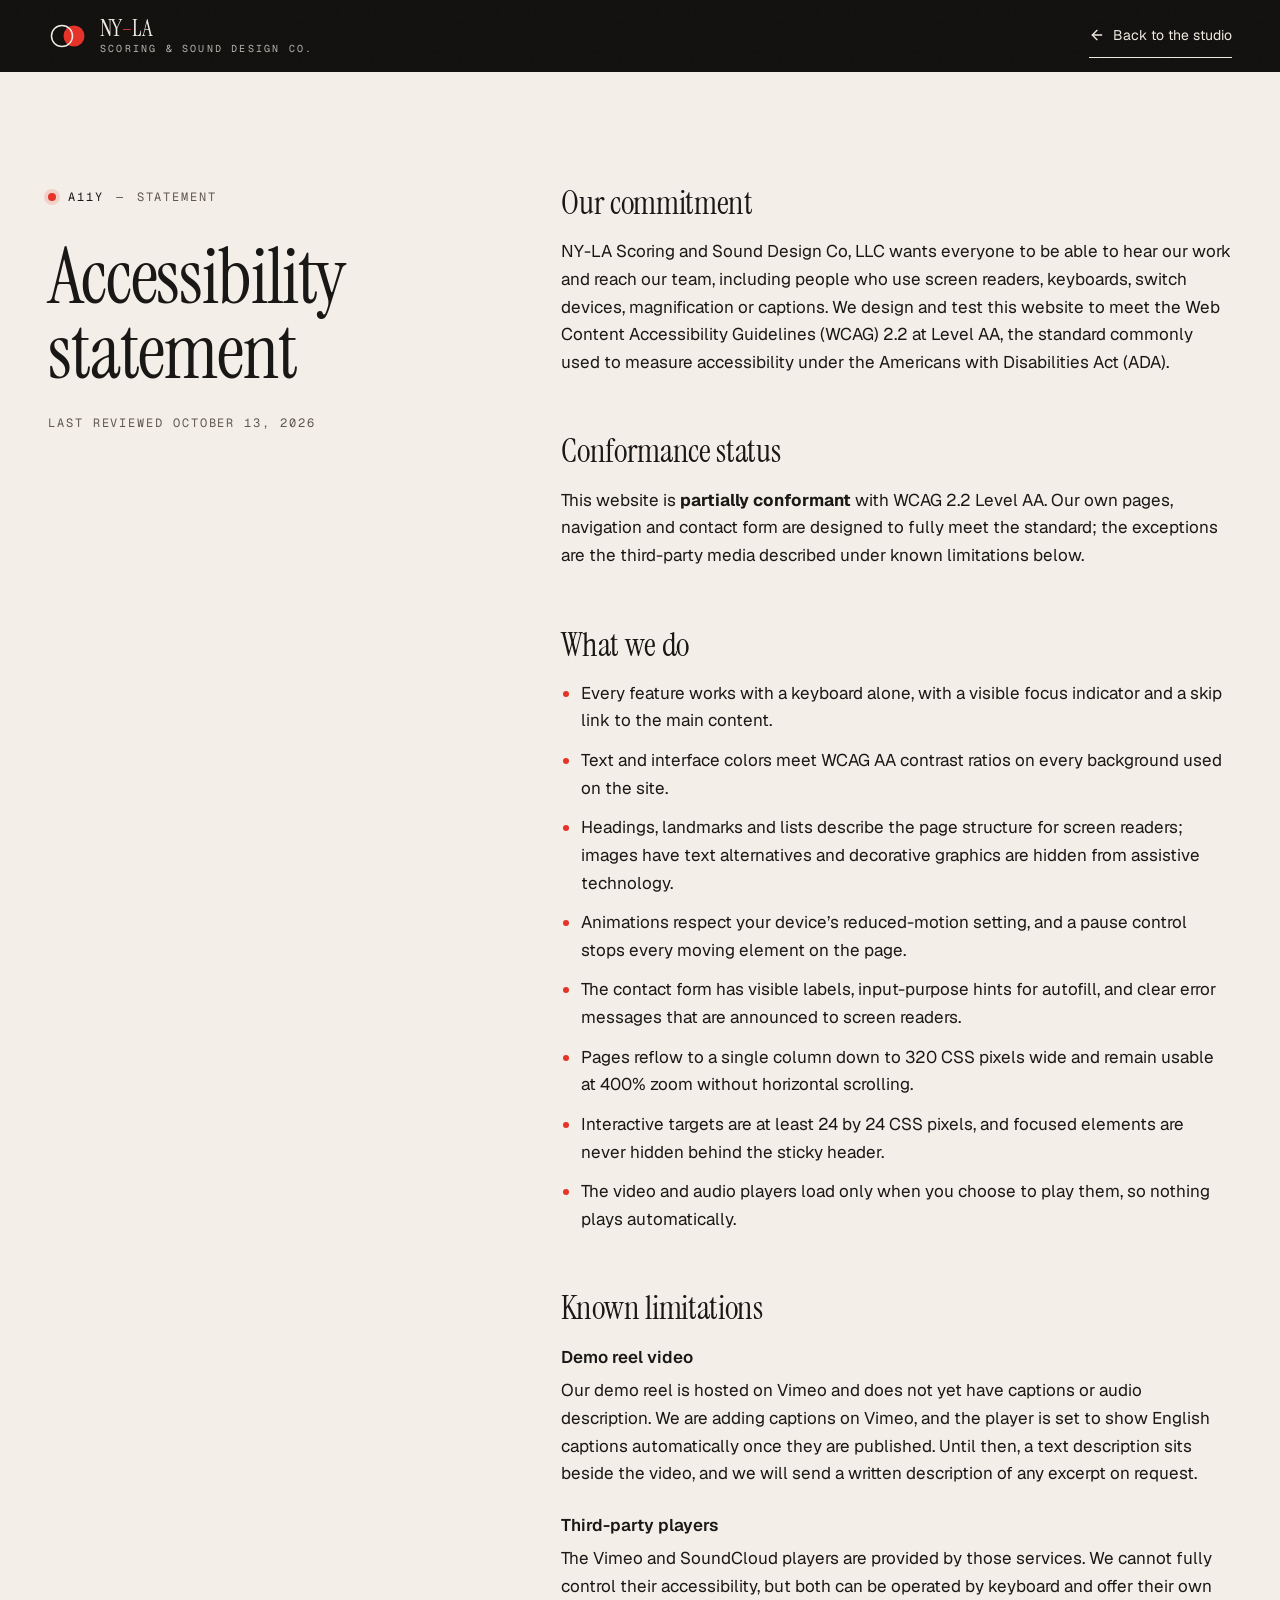
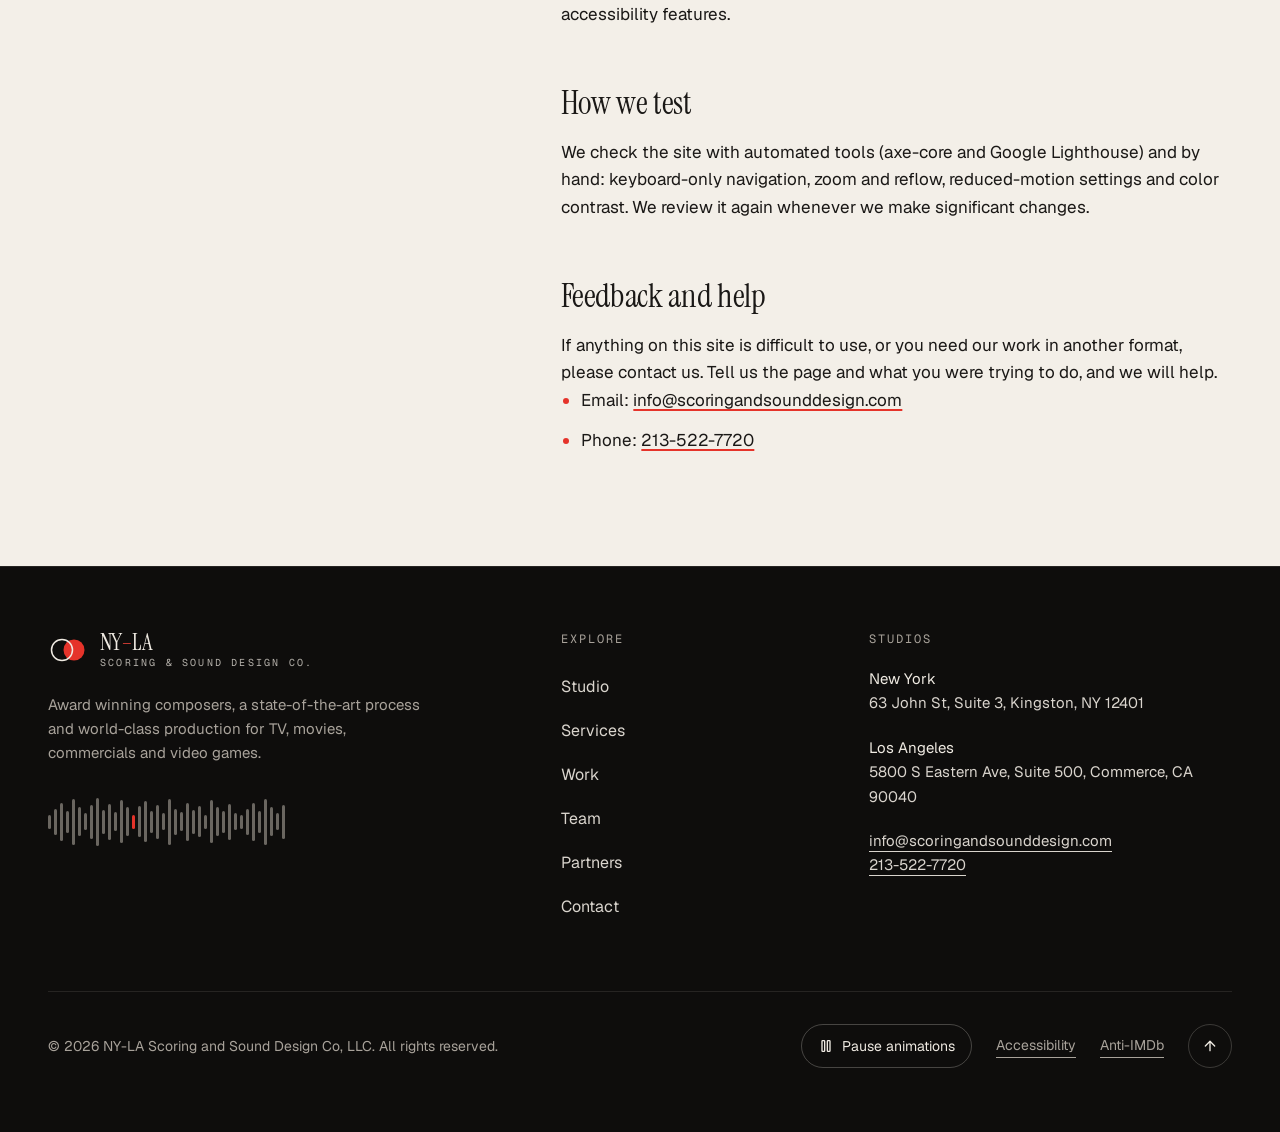
<file: accessibility.html>
<!doctype html>
<html lang="en">
  <head>
    <meta charset="UTF-8" />
    <meta http-equiv="Content-Security-Policy" content="default-src 'none'; base-uri 'none'; object-src 'none'; form-action 'self' https://formspree.io; script-src 'self' 'sha256-pRUqDgvScCS89wPYBcR1W/JAQomijhMOOu+LBnIAKXk='; style-src 'self' 'unsafe-inline'; img-src 'self' data: blob:; font-src 'self'; connect-src 'self' https://formspree.io; media-src 'self'; manifest-src 'self'; worker-src 'self'; frame-src https://player.vimeo.com https://w.soundcloud.com; upgrade-insecure-requests" />
    <meta name="referrer" content="strict-origin-when-cross-origin" />
    <!-- Contact form submissions are posted here. /api/contact is a Cloudflare Worker that forwards them to
             Slack (see README). Left empty, the form opens the visitor's email app instead. -->
    <meta name="form-endpoint" content="/api/contact" />
    <meta name="viewport" content="width=device-width, initial-scale=1" />
    <title>Accessibility statement | NY-LA Scoring &amp; Sound Design Co</title>
    <meta
      name="description"
      content="How NY-LA Scoring &amp; Sound Design Co makes its website accessible: WCAG 2.2 AA design, keyboard and screen reader support, motion controls, known limitations and how to reach us." />
    <meta
      name="keywords"
      content="film scoring, sound design, film composers, TV music, video game music, mixing and mastering" />
    <meta name="theme-color" content="#0e0d0c" />
    <script>
      try {
        if (localStorage.getItem("nyla-motion") === "paused") document.documentElement.dataset.motion = "paused";
      } catch (e) {}
    </script>
    <meta name="color-scheme" content="dark light" />
    <link rel="icon" href="data:image/svg+xml,%3Csvg%20xmlns='http://www.w3.org/2000/svg'%20viewBox='0%200%2064%2064'%3E%3Crect%20width='64'%20height='64'%20rx='14'%20fill='%230e0d0c'/%3E%3Ccircle%20cx='38'%20cy='32'%20r='15'%20fill='%23e5332a'/%3E%3Ccircle%20cx='26'%20cy='32'%20r='15'%20fill='none'%20stroke='%23efeae2'%20stroke-width='2.5'/%3E%3C/svg%3E" type="image/svg+xml" />
    <link rel="apple-touch-icon" href="./apple-touch-icon.png" />
    

    <link rel="canonical" href="https://scoringandsounddesign.com/accessibility.html" />
    <meta property="og:url" content="https://scoringandsounddesign.com/accessibility.html" />
    <meta property="og:type" content="website" />
    <meta property="og:site_name" content="NY-LA Scoring &amp; Sound Design Co" />
    <meta property="og:title" content="NY-LA Scoring &amp; Sound Design Co | Film Scoring Studio" />
    <meta
      property="og:description"
      content="Award-winning composers for film, TV, video games, commercials and trailers. Film scoring, sound design, mixing and mastering from New York and Los Angeles." />
    <meta
      property="og:image"
      content="https://scoringandsounddesign.com/og-image.jpg" />
    <meta property="og:image:width" content="1200" />
    <meta property="og:image:height" content="630" />
    <meta property="og:image:alt" content="Scoring and Sound Design Co. — a dark film-scoring control room facing a projection screen." />
    <meta name="twitter:card" content="summary_large_image" />
    <meta name="twitter:title" content="NY-LA Scoring &amp; Sound Design Co | Film Scoring Studio" />
    <meta
      name="twitter:description"
      content="Award-winning composers for film, TV, video games, commercials and trailers. Film scoring, sound design, mixing and mastering from New York and Los Angeles." />
    <meta
      name="twitter:image"
      content="https://scoringandsounddesign.com/og-image.jpg" />

    <script type="application/ld+json">
      {
        "@context": "https://schema.org",
        "@type": "ProfessionalService",
        "name": "NY-LA Scoring and Sound Design Co, LLC",
        "alternateName": "NY-LA Scoring & Sound Design Co",
        "description": "Award-winning composers for film, TV, video games, commercials and trailers. Film scoring, sound design, consulting, mixing, mastering and sheet music services.",
        "email": "info@scoringandsounddesign.com",
        "telephone": "+1-213-522-7720",
        "founder": { "@type": "Person", "name": "Nicholas Martin", "jobTitle": "Chairman and CEO" },
        "address": [
          {
            "@type": "PostalAddress",
            "streetAddress": "63 John St, Suite 3",
            "addressLocality": "Kingston",
            "addressRegion": "NY",
            "postalCode": "12401",
            "addressCountry": "US"
          },
          {
            "@type": "PostalAddress",
            "streetAddress": "5800 S Eastern Ave, Suite 500",
            "addressLocality": "Commerce",
            "addressRegion": "CA",
            "postalCode": "90040",
            "addressCountry": "US"
          }
        ],
        "areaServed": "Worldwide",
        "knowsAbout": [
          "Film scoring",
          "Sound design",
          "Music for TV shows",
          "Video game music",
          "Commercial and trailer music",
          "Audio mixing",
          "Audio mastering",
          "Sheet music"
        ]
      }
    </script>
    <script type="module" crossorigin src="./assets/index-DegEl1-h.js"></script>
    <style>/*! tailwindcss v4.1.14 | MIT License | https://tailwindcss.com */@layer properties{@supports (((-webkit-hyphens:none)) and (not (margin-trim:inline))) or ((-moz-orient:inline) and (not (color:rgb(from red r g b)))){*,:before,:after,::backdrop{--tw-translate-x:0;--tw-translate-y:0;--tw-translate-z:0;--tw-scale-x:1;--tw-scale-y:1;--tw-scale-z:1;--tw-rotate-x:initial;--tw-rotate-y:initial;--tw-rotate-z:initial;--tw-skew-x:initial;--tw-skew-y:initial;--tw-space-y-reverse:0;--tw-space-x-reverse:0;--tw-border-style:solid;--tw-gradient-position:initial;--tw-gradient-from:#0000;--tw-gradient-via:#0000;--tw-gradient-to:#0000;--tw-gradient-stops:initial;--tw-gradient-via-stops:initial;--tw-gradient-from-position:0%;--tw-gradient-via-position:50%;--tw-gradient-to-position:100%;--tw-leading:initial;--tw-font-weight:initial;--tw-tracking:initial;--tw-ordinal:initial;--tw-slashed-zero:initial;--tw-numeric-figure:initial;--tw-numeric-spacing:initial;--tw-numeric-fraction:initial;--tw-outline-style:solid;--tw-blur:initial;--tw-brightness:initial;--tw-contrast:initial;--tw-grayscale:initial;--tw-hue-rotate:initial;--tw-invert:initial;--tw-opacity:initial;--tw-saturate:initial;--tw-sepia:initial;--tw-drop-shadow:initial;--tw-drop-shadow-color:initial;--tw-drop-shadow-alpha:100%;--tw-drop-shadow-size:initial;--tw-backdrop-blur:initial;--tw-backdrop-brightness:initial;--tw-backdrop-contrast:initial;--tw-backdrop-grayscale:initial;--tw-backdrop-hue-rotate:initial;--tw-backdrop-invert:initial;--tw-backdrop-opacity:initial;--tw-backdrop-saturate:initial;--tw-backdrop-sepia:initial;--tw-duration:initial;--tw-ease:initial}}}@layer theme{:root,:host{--font-sans:"Geist Variable",sans-serif;--font-serif:"Instrument Serif",serif;--font-mono:"Geist Mono Variable",monospace;--color-white:#fff;--spacing:.25rem;--container-xs:20rem;--container-sm:24rem;--container-md:28rem;--container-xl:36rem;--container-2xl:42rem;--container-3xl:48rem;--container-4xl:56rem;--container-5xl:64rem;--container-6xl:72rem;--text-xs:.75rem;--text-xs--line-height:calc(1/.75);--text-sm:.875rem;--text-sm--line-height:calc(1.25/.875);--text-lg:1.125rem;--text-lg--line-height:calc(1.75/1.125);--text-xl:1.25rem;--text-xl--line-height:calc(1.75/1.25);--text-2xl:1.5rem;--text-2xl--line-height:calc(2/1.5);--text-3xl:1.875rem;--text-3xl--line-height: 1.2 ;--text-4xl:2.25rem;--text-4xl--line-height:calc(2.5/2.25);--font-weight-normal:400;--font-weight-medium:500;--font-weight-semibold:600;--font-weight-bold:700;--tracking-tight:-.025em;--leading-tight:1.25;--leading-snug:1.375;--leading-relaxed:1.625;--radius-sm:.25rem;--radius-md:.375rem;--radius-lg:.5rem;--radius-xl:.75rem;--animate-spin:spin 1s linear infinite;--blur-md:12px;--aspect-video:16/9;--default-transition-duration:.15s;--default-transition-timing-function:cubic-bezier(.4,0,.2,1);--default-font-family:var(--font-sans);--default-mono-font-family:var(--font-mono);--color-ink:#0e0d0c;--color-ink-2:#171615;--color-ink-3:#22201e;--color-bone:#f3efe8;--color-bone-2:#e9e4da;--color-paper:#efeae2;--color-ash:#a8a29a;--color-soot:#1a1816;--color-stone:#5e5850;--color-rec:#e5332a;--color-rec-bright:#f0443a;--color-rec-deep:#c42a22;--color-rec-button:#d72f27;--color-background:#0e0d0c;--color-foreground:#efeae2;--color-primary:#d72f27;--color-primary-foreground:#fff;--color-muted:#22201e;--color-muted-foreground:#a8a29a;--color-destructive:#f0443a;--ease-cue:cubic-bezier(.22,1,.36,1)}}@layer base{*,:after,:before,::backdrop{box-sizing:border-box;border:0 solid;margin:0;padding:0}::file-selector-button{box-sizing:border-box;border:0 solid;margin:0;padding:0}html,:host{-webkit-text-size-adjust:100%;tab-size:4;line-height:1.5;font-family:var(--default-font-family,ui-sans-serif,system-ui,sans-serif,"Apple Color Emoji","Segoe UI Emoji","Segoe UI Symbol","Noto Color Emoji");font-feature-settings:var(--default-font-feature-settings,normal);font-variation-settings:var(--default-font-variation-settings,normal);-webkit-tap-highlight-color:transparent}hr{height:0;color:inherit;border-top-width:1px}abbr:where([title]){-webkit-text-decoration:underline dotted;text-decoration:underline dotted}h1,h2,h3,h4,h5,h6{font-size:inherit;font-weight:inherit}a{color:inherit;-webkit-text-decoration:inherit;text-decoration:inherit}b,strong{font-weight:bolder}code,kbd,samp,pre{font-family:var(--default-mono-font-family,ui-monospace,SFMono-Regular,Menlo,Monaco,Consolas,"Liberation Mono","Courier New",monospace);font-feature-settings:var(--default-mono-font-feature-settings,normal);font-variation-settings:var(--default-mono-font-variation-settings,normal);font-size:1em}small{font-size:80%}sub,sup{vertical-align:baseline;font-size:75%;line-height:0;position:relative}sub{bottom:-.25em}sup{top:-.5em}table{text-indent:0;border-color:inherit;border-collapse:collapse}:-moz-focusring{outline:auto}progress{vertical-align:baseline}summary{display:list-item}ol,ul,menu{list-style:none}img,svg,video,canvas,audio,iframe,embed,object{vertical-align:middle;display:block}img,video{max-width:100%;height:auto}button,input,select,optgroup,textarea{font:inherit;font-feature-settings:inherit;font-variation-settings:inherit;letter-spacing:inherit;color:inherit;opacity:1;background-color:#0000;border-radius:0}::file-selector-button{font:inherit;font-feature-settings:inherit;font-variation-settings:inherit;letter-spacing:inherit;color:inherit;opacity:1;background-color:#0000;border-radius:0}:where(select:is([multiple],[size])) optgroup{font-weight:bolder}:where(select:is([multiple],[size])) optgroup option{padding-inline-start:20px}::file-selector-button{margin-inline-end:4px}::placeholder{opacity:1}@supports (not ((-webkit-appearance:-apple-pay-button))) or (contain-intrinsic-size:1px){::placeholder{color:currentColor}@supports (color:color-mix(in lab,red,red)){::placeholder{color:color-mix(in oklab,currentcolor 50%,transparent)}}}textarea{resize:vertical}::-webkit-search-decoration{-webkit-appearance:none}::-webkit-date-and-time-value{min-height:1lh;text-align:inherit}::-webkit-datetime-edit{display:inline-flex}::-webkit-datetime-edit-fields-wrapper{padding:0}::-webkit-datetime-edit{padding-block:0}::-webkit-datetime-edit-year-field{padding-block:0}::-webkit-datetime-edit-month-field{padding-block:0}::-webkit-datetime-edit-day-field{padding-block:0}::-webkit-datetime-edit-hour-field{padding-block:0}::-webkit-datetime-edit-minute-field{padding-block:0}::-webkit-datetime-edit-second-field{padding-block:0}::-webkit-datetime-edit-millisecond-field{padding-block:0}::-webkit-datetime-edit-meridiem-field{padding-block:0}::-webkit-calendar-picker-indicator{line-height:1}:-moz-ui-invalid{box-shadow:none}button,input:where([type=button],[type=reset],[type=submit]){appearance:button}::file-selector-button{appearance:button}::-webkit-inner-spin-button{height:auto}::-webkit-outer-spin-button{height:auto}[hidden]:where(:not([hidden=until-found])){display:none!important}html{scroll-behavior:smooth;-webkit-text-size-adjust:100%;-moz-text-size-adjust:100%;text-size-adjust:100%;scroll-padding-top:5.5rem;scroll-padding-bottom:1.5rem}body{background-color:var(--color-ink);color:var(--color-paper);font-family:var(--font-sans);font-feature-settings:"ss01","cv11";-webkit-font-smoothing:antialiased;-moz-osx-font-smoothing:grayscale;text-rendering:optimizeLegibility}*,:before,:after{border-color:var(--tone-line)}section[id],[id=main]{scroll-margin-top:5rem}:focus-visible{outline:3px solid var(--tone-focus);outline-offset:3px;border-radius:2px}::selection{background:var(--color-rec-button);color:#fff}button:not(:disabled),[role=button]:not([aria-disabled=true]),a[href],select:not(:disabled),summary{cursor:pointer}img{max-width:100%;height:auto}}@layer components{.shell{width:100%;max-width:1360px;margin-inline:auto;padding-inline:clamp(1.25rem,4vw,3rem)}.on-bone{background-color:var(--color-bone);color:var(--color-soot)}.on-ink{background-color:var(--color-ink);color:var(--color-paper)}.cue{font-family:var(--font-mono);letter-spacing:.16em;text-transform:uppercase;color:var(--tone-muted);align-items:center;gap:.75rem;font-size:.75rem;line-height:1;display:inline-flex}.cue:before{content:"";background:var(--color-rec);border-radius:9999px;flex:none;width:.5rem;height:.5rem;box-shadow:0 0 0 4px #e5332a29}.cue-id{color:var(--tone-text)}.display{font-family:var(--font-serif);letter-spacing:-.015em;text-wrap:balance;font-weight:400;line-height:.98}.lede{text-wrap:pretty;font-size:clamp(1.0625rem,1.2vw,1.1875rem);line-height:1.65}.btn{isolation:isolate;letter-spacing:.005em;min-height:3rem;transition:background-color .22s var(--ease-cue),color .22s var(--ease-cue),border-color .22s var(--ease-cue),transform .22s var(--ease-cue);border-radius:9999px;justify-content:center;align-items:center;gap:.625rem;padding:.75rem 1.375rem;font-size:.9375rem;font-weight:500;line-height:1.2;display:inline-flex;position:relative;overflow:hidden}.btn .btn-arrow{transition:transform .26s var(--ease-cue)}.btn:hover .btn-arrow{transform:translate(4px)}.btn:active{transform:translateY(1px)}.btn-rec{background-color:var(--color-rec-button);color:#fff}.btn-rec:hover{background-color:var(--color-rec-deep)}.btn-line{border:1px solid var(--tone-btn-border);color:var(--tone-text)}.btn-line:hover{border-color:var(--tone-text);color:var(--tone-bg)}.btn-line:before{content:"";z-index:-1;border-radius:inherit;background:var(--tone-text);transform-origin:100%;transition:transform .52s var(--ease-cue);position:absolute;inset:0;transform:scaleX(0)}.btn-line:hover:before{transform-origin:0;transform:scaleX(1)}.btn-rec:after{content:"";z-index:-1;transition:transform .8s var(--ease-cue);background:linear-gradient(110deg,#0000 30%,#ffffff3d,#0000 70%);position:absolute;inset:0;transform:translate(-120%)}.btn-rec:hover:after{transform:translate(120%)}.link-underline{transition:background-size .26s var(--ease-cue);background-image:linear-gradient(currentColor,currentColor);background-position:0 100%;background-repeat:no-repeat;background-size:100% 1px;padding-bottom:2px}.link-underline:hover{background-position:100% 100%;background-size:0% 1px}.grain{isolation:isolate;position:relative}.grain:after{content:"";z-index:-1;pointer-events:none;opacity:.07;background-image:url("data:image/svg+xml;utf8,<svg xmlns='http://www.w3.org/2000/svg' width='160' height='160'><filter id='n'><feTurbulence type='fractalNoise' baseFrequency='0.9' numOctaves='2' stitchTiles='stitch'/><feColorMatrix values='0 0 0 0 1  0 0 0 0 1  0 0 0 0 1  0 0 0 0.55 0'/></filter><rect width='100%' height='100%' filter='url(%23n)'/></svg>");position:absolute;inset:0}.field-label{color:var(--color-paper);margin-bottom:.5rem;font-size:.875rem;font-weight:500;display:block}.field{width:100%;min-height:3rem;color:var(--color-paper);transition:border-color .2s var(--ease-cue),background-color .2s var(--ease-cue);background-color:#efeae20a;border:1px solid #efeae247;border-radius:.75rem;padding:.75rem 1rem;font-size:1rem;line-height:1.5;display:block}.field::placeholder{color:#a8a29ae6}.field:hover{border-color:#efeae280}.field:focus-visible{outline:2px solid var(--color-rec-bright);outline-offset:1px;background-color:#efeae212;border-color:#0000}.field[aria-invalid=true]{border-color:var(--color-rec-bright)}.field-error{color:#ff8a80;align-items:flex-start;gap:.375rem;margin-top:.5rem;font-size:.875rem;display:flex}}@layer utilities{.\[container-type\:inline-size\]{container-type:inline-size}.visible{visibility:visible}.sr-only{clip-path:inset(50%);white-space:nowrap;border-width:0;width:1px;height:1px;margin:-1px;padding:0;position:absolute;overflow:hidden}.absolute{position:absolute}.fixed{position:fixed}.relative{position:relative}.static{position:static}.sticky{position:sticky}.inset-0{inset:calc(var(--spacing)*0)}.inset-x-0{inset-inline:calc(var(--spacing)*0)}.top-0{top:calc(var(--spacing)*0)}.top-4{top:calc(var(--spacing)*4)}.bottom-0{bottom:calc(var(--spacing)*0)}.bottom-1{bottom:calc(var(--spacing)*1)}.bottom-4{bottom:calc(var(--spacing)*4)}.-left-\[9999px\]{left:-9999px}.left-0{left:calc(var(--spacing)*0)}.left-1\/2{left:50%}.left-4{left:calc(var(--spacing)*4)}.-z-10{z-index:-10}.z-50{z-index:50}.container{width:100%}@media (min-width:40rem){.container{max-width:40rem}}@media (min-width:48rem){.container{max-width:48rem}}@media (min-width:64rem){.container{max-width:64rem}}@media (min-width:80rem){.container{max-width:80rem}}@media (min-width:96rem){.container{max-width:96rem}}.mx-5{margin-inline:calc(var(--spacing)*5)}.mx-auto{margin-inline:auto}.my-10{margin-block:calc(var(--spacing)*10)}.\!mt-0{margin-top:calc(var(--spacing)*0)!important}.mt-0\.5{margin-top:calc(var(--spacing)*.5)}.mt-1{margin-top:calc(var(--spacing)*1)}.mt-1\.5{margin-top:calc(var(--spacing)*1.5)}.mt-2{margin-top:calc(var(--spacing)*2)}.mt-3{margin-top:calc(var(--spacing)*3)}.mt-4{margin-top:calc(var(--spacing)*4)}.mt-5{margin-top:calc(var(--spacing)*5)}.mt-6{margin-top:calc(var(--spacing)*6)}.mt-8{margin-top:calc(var(--spacing)*8)}.mt-10{margin-top:calc(var(--spacing)*10)}.mt-12{margin-top:calc(var(--spacing)*12)}.mt-14{margin-top:calc(var(--spacing)*14)}.mt-16{margin-top:calc(var(--spacing)*16)}.mt-20{margin-top:calc(var(--spacing)*20)}.mr-2{margin-right:calc(var(--spacing)*2)}.mb-1{margin-bottom:calc(var(--spacing)*1)}.mb-4{margin-bottom:calc(var(--spacing)*4)}.mb-6{margin-bottom:calc(var(--spacing)*6)}.ml-1{margin-left:calc(var(--spacing)*1)}.ml-2{margin-left:calc(var(--spacing)*2)}.block{display:block}.flex{display:flex}.grid{display:grid}.hidden{display:none}.inline{display:inline}.inline-block{display:inline-block}.inline-flex{display:inline-flex}.aspect-\[4\/3\]{aspect-ratio:4/3}.aspect-\[4\/5\]{aspect-ratio:4/5}.aspect-square{aspect-ratio:1}.aspect-video{aspect-ratio:var(--aspect-video)}.h-1{height:calc(var(--spacing)*1)}.h-1\.5{height:calc(var(--spacing)*1.5)}.h-2{height:calc(var(--spacing)*2)}.h-3{height:calc(var(--spacing)*3)}.h-4{height:calc(var(--spacing)*4)}.h-5{height:calc(var(--spacing)*5)}.h-6{height:calc(var(--spacing)*6)}.h-7{height:calc(var(--spacing)*7)}.h-8{height:calc(var(--spacing)*8)}.h-9{height:calc(var(--spacing)*9)}.h-10{height:calc(var(--spacing)*10)}.h-11{height:calc(var(--spacing)*11)}.h-12{height:calc(var(--spacing)*12)}.h-14{height:calc(var(--spacing)*14)}.h-20{height:calc(var(--spacing)*20)}.h-24{height:calc(var(--spacing)*24)}.h-28{height:calc(var(--spacing)*28)}.h-\[4\.5rem\]{height:4.5rem}.h-\[200px\]{height:200px}.h-\[450px\]{height:450px}.h-auto{height:auto}.h-full{height:100%}.h-px{height:1px}.\!min-h-11{min-height:calc(var(--spacing)*11)!important}.min-h-6{min-height:calc(var(--spacing)*6)}.min-h-10{min-height:calc(var(--spacing)*10)}.min-h-11{min-height:calc(var(--spacing)*11)}.min-h-14{min-height:calc(var(--spacing)*14)}.min-h-36{min-height:calc(var(--spacing)*36)}.min-h-\[100svh\]{min-height:100svh}.min-h-\[200px\]{min-height:200px}.min-h-screen{min-height:100vh}.w-0{width:calc(var(--spacing)*0)}.w-1{width:calc(var(--spacing)*1)}.w-1\.5{width:calc(var(--spacing)*1.5)}.w-1\/2{width:50%}.w-2{width:calc(var(--spacing)*2)}.w-3{width:calc(var(--spacing)*3)}.w-3\/4{width:75%}.w-4{width:calc(var(--spacing)*4)}.w-5{width:calc(var(--spacing)*5)}.w-7{width:calc(var(--spacing)*7)}.w-8{width:calc(var(--spacing)*8)}.w-10{width:calc(var(--spacing)*10)}.w-11{width:calc(var(--spacing)*11)}.w-12{width:calc(var(--spacing)*12)}.w-14{width:calc(var(--spacing)*14)}.w-20{width:calc(var(--spacing)*20)}.w-28{width:calc(var(--spacing)*28)}.w-\[3px\]{width:3px}.w-\[100px\]{width:100px}.w-auto{width:auto}.w-full{width:100%}.w-px{width:1px}.max-w-2xl{max-width:var(--container-2xl)}.max-w-3xl{max-width:var(--container-3xl)}.max-w-4xl{max-width:var(--container-4xl)}.max-w-5xl{max-width:var(--container-5xl)}.max-w-6xl{max-width:var(--container-6xl)}.max-w-\[9\.5rem\]{max-width:9.5rem}.max-w-\[11ch\]{max-width:11ch}.max-w-full{max-width:100%}.max-w-md{max-width:var(--container-md)}.max-w-sm{max-width:var(--container-sm)}.max-w-xl{max-width:var(--container-xl)}.max-w-xs{max-width:var(--container-xs)}.flex-1{flex:1}.flex-none{flex:none}.flex-shrink-0,.shrink-0{flex-shrink:0}.origin-left{transform-origin:0}.-translate-x-1\/2{--tw-translate-x: -50% ;translate:var(--tw-translate-x)var(--tw-translate-y)}.-translate-y-full{--tw-translate-y:-100%;translate:var(--tw-translate-x)var(--tw-translate-y)}.scale-x-0{--tw-scale-x:0%;scale:var(--tw-scale-x)var(--tw-scale-y)}.transform{transform:var(--tw-rotate-x,)var(--tw-rotate-y,)var(--tw-rotate-z,)var(--tw-skew-x,)var(--tw-skew-y,)}.animate-spin{animation:var(--animate-spin)}.cursor-pointer{cursor:pointer}.resize{resize:both}.resize-y{resize:vertical}.grid-cols-1{grid-template-columns:repeat(1,minmax(0,1fr))}.grid-cols-2{grid-template-columns:repeat(2,minmax(0,1fr))}.grid-cols-3{grid-template-columns:repeat(3,minmax(0,1fr))}.flex-col{flex-direction:column}.flex-col-reverse{flex-direction:column-reverse}.flex-wrap{flex-wrap:wrap}.items-center{align-items:center}.items-end{align-items:flex-end}.items-start{align-items:flex-start}.justify-between{justify-content:space-between}.justify-center{justify-content:center}.justify-end{justify-content:flex-end}.justify-start{justify-content:flex-start}.gap-1{gap:calc(var(--spacing)*1)}.gap-2{gap:calc(var(--spacing)*2)}.gap-3{gap:calc(var(--spacing)*3)}.gap-4{gap:calc(var(--spacing)*4)}.gap-5{gap:calc(var(--spacing)*5)}.gap-6{gap:calc(var(--spacing)*6)}.gap-8{gap:calc(var(--spacing)*8)}.gap-10{gap:calc(var(--spacing)*10)}.gap-12{gap:calc(var(--spacing)*12)}.gap-14{gap:calc(var(--spacing)*14)}.gap-16{gap:calc(var(--spacing)*16)}.gap-\[3px\]{gap:3px}.gap-\[inherit\]{gap:inherit}.gap-px{gap:1px}:where(.space-y-1>:not(:last-child)){--tw-space-y-reverse:0;margin-block-start:calc(calc(var(--spacing)*1)*var(--tw-space-y-reverse));margin-block-end:calc(calc(var(--spacing)*1)*calc(1 - var(--tw-space-y-reverse)))}:where(.space-y-2>:not(:last-child)){--tw-space-y-reverse:0;margin-block-start:calc(calc(var(--spacing)*2)*var(--tw-space-y-reverse));margin-block-end:calc(calc(var(--spacing)*2)*calc(1 - var(--tw-space-y-reverse)))}:where(.space-y-3>:not(:last-child)){--tw-space-y-reverse:0;margin-block-start:calc(calc(var(--spacing)*3)*var(--tw-space-y-reverse));margin-block-end:calc(calc(var(--spacing)*3)*calc(1 - var(--tw-space-y-reverse)))}:where(.space-y-4>:not(:last-child)){--tw-space-y-reverse:0;margin-block-start:calc(calc(var(--spacing)*4)*var(--tw-space-y-reverse));margin-block-end:calc(calc(var(--spacing)*4)*calc(1 - var(--tw-space-y-reverse)))}:where(.space-y-5>:not(:last-child)){--tw-space-y-reverse:0;margin-block-start:calc(calc(var(--spacing)*5)*var(--tw-space-y-reverse));margin-block-end:calc(calc(var(--spacing)*5)*calc(1 - var(--tw-space-y-reverse)))}:where(.space-y-6>:not(:last-child)){--tw-space-y-reverse:0;margin-block-start:calc(calc(var(--spacing)*6)*var(--tw-space-y-reverse));margin-block-end:calc(calc(var(--spacing)*6)*calc(1 - var(--tw-space-y-reverse)))}:where(.space-y-12>:not(:last-child)){--tw-space-y-reverse:0;margin-block-start:calc(calc(var(--spacing)*12)*var(--tw-space-y-reverse));margin-block-end:calc(calc(var(--spacing)*12)*calc(1 - var(--tw-space-y-reverse)))}.gap-x-5{column-gap:calc(var(--spacing)*5)}.gap-x-6{column-gap:calc(var(--spacing)*6)}.gap-x-8{column-gap:calc(var(--spacing)*8)}.gap-x-10{column-gap:calc(var(--spacing)*10)}:where(.space-x-2>:not(:last-child)){--tw-space-x-reverse:0;margin-inline-start:calc(calc(var(--spacing)*2)*var(--tw-space-x-reverse));margin-inline-end:calc(calc(var(--spacing)*2)*calc(1 - var(--tw-space-x-reverse)))}.gap-y-1{row-gap:calc(var(--spacing)*1)}.gap-y-6{row-gap:calc(var(--spacing)*6)}.gap-y-12{row-gap:calc(var(--spacing)*12)}.self-start{align-self:flex-start}.overflow-auto{overflow:auto}.overflow-hidden{overflow:hidden}.rounded{border-radius:.25rem}.rounded-\[1\.5rem\]{border-radius:1.5rem}.rounded-\[1\.25rem\]{border-radius:1.25rem}.rounded-\[1\.75rem\]{border-radius:1.75rem}.rounded-full{border-radius:3.40282e38px}.rounded-lg{border-radius:var(--radius-lg)}.rounded-md{border-radius:var(--radius-md)}.rounded-sm{border-radius:var(--radius-sm)}.rounded-xl{border-radius:var(--radius-xl)}.border{border-style:var(--tw-border-style);border-width:1px}.border-2{border-style:var(--tw-border-style);border-width:2px}.border-y{border-block-style:var(--tw-border-style);border-block-width:1px}.border-t{border-top-style:var(--tw-border-style);border-top-width:1px}.border-b{border-bottom-style:var(--tw-border-style);border-bottom-width:1px}.border-l-2{border-left-style:var(--tw-border-style);border-left-width:2px}.border-paper\/10{border-color:#efeae21a}@supports (color:color-mix(in lab,red,red)){.border-paper\/10{border-color:color-mix(in oklab,var(--color-paper)10%,transparent)}}.border-paper\/12{border-color:#efeae21f}@supports (color:color-mix(in lab,red,red)){.border-paper\/12{border-color:color-mix(in oklab,var(--color-paper)12%,transparent)}}.border-paper\/20{border-color:#efeae233}@supports (color:color-mix(in lab,red,red)){.border-paper\/20{border-color:color-mix(in oklab,var(--color-paper)20%,transparent)}}.border-paper\/25{border-color:#efeae240}@supports (color:color-mix(in lab,red,red)){.border-paper\/25{border-color:color-mix(in oklab,var(--color-paper)25%,transparent)}}.border-rec{border-color:var(--color-rec)}.border-soot\/15{border-color:#1a181626}@supports (color:color-mix(in lab,red,red)){.border-soot\/15{border-color:color-mix(in oklab,var(--color-soot)15%,transparent)}}.border-transparent{border-color:#0000}.bg-background{background-color:var(--color-background)}.bg-bone{background-color:var(--color-bone)}.bg-bone-2{background-color:var(--color-bone-2)}.bg-bone\/90{background-color:#f3efe8e6}@supports (color:color-mix(in lab,red,red)){.bg-bone\/90{background-color:color-mix(in oklab,var(--color-bone)90%,transparent)}}.bg-current{background-color:currentColor}.bg-destructive{background-color:var(--color-destructive)}.bg-ink{background-color:var(--color-ink)}.bg-ink-2{background-color:var(--color-ink-2)}.bg-ink-3{background-color:var(--color-ink-3)}.bg-ink\/90{background-color:#0e0d0ce6}@supports (color:color-mix(in lab,red,red)){.bg-ink\/90{background-color:color-mix(in oklab,var(--color-ink)90%,transparent)}}.bg-muted{background-color:var(--color-muted)}.bg-paper\/10{background-color:#efeae21a}@supports (color:color-mix(in lab,red,red)){.bg-paper\/10{background-color:color-mix(in oklab,var(--color-paper)10%,transparent)}}.bg-paper\/15{background-color:#efeae226}@supports (color:color-mix(in lab,red,red)){.bg-paper\/15{background-color:color-mix(in oklab,var(--color-paper)15%,transparent)}}.bg-paper\/30{background-color:#efeae24d}@supports (color:color-mix(in lab,red,red)){.bg-paper\/30{background-color:color-mix(in oklab,var(--color-paper)30%,transparent)}}.bg-paper\/90{background-color:#efeae2e6}@supports (color:color-mix(in lab,red,red)){.bg-paper\/90{background-color:color-mix(in oklab,var(--color-paper)90%,transparent)}}.bg-paper\/\[0\.06\]{background-color:#efeae20f}@supports (color:color-mix(in lab,red,red)){.bg-paper\/\[0\.06\]{background-color:color-mix(in oklab,var(--color-paper)6%,transparent)}}.bg-paper\/\[0\.08\]{background-color:#efeae214}@supports (color:color-mix(in lab,red,red)){.bg-paper\/\[0\.08\]{background-color:color-mix(in oklab,var(--color-paper)8%,transparent)}}.bg-primary{background-color:var(--color-primary)}.bg-rec{background-color:var(--color-rec)}.bg-rec-button{background-color:var(--color-rec-button)}.bg-rec-deep{background-color:var(--color-rec-deep)}.bg-soot\/10{background-color:#1a18161a}@supports (color:color-mix(in lab,red,red)){.bg-soot\/10{background-color:color-mix(in oklab,var(--color-soot)10%,transparent)}}.bg-soot\/15{background-color:#1a181626}@supports (color:color-mix(in lab,red,red)){.bg-soot\/15{background-color:color-mix(in oklab,var(--color-soot)15%,transparent)}}.bg-transparent{background-color:#0000}.bg-gradient-to-r{--tw-gradient-position:to right in oklab;background-image:linear-gradient(var(--tw-gradient-stops))}.bg-gradient-to-t{--tw-gradient-position:to top in oklab;background-image:linear-gradient(var(--tw-gradient-stops))}.from-ink{--tw-gradient-from:var(--color-ink);--tw-gradient-stops:var(--tw-gradient-via-stops,var(--tw-gradient-position),var(--tw-gradient-from)var(--tw-gradient-from-position),var(--tw-gradient-to)var(--tw-gradient-to-position))}.from-ink\/90{--tw-gradient-from:#0e0d0ce6}@supports (color:color-mix(in lab,red,red)){.from-ink\/90{--tw-gradient-from:color-mix(in oklab,var(--color-ink)90%,transparent)}}.from-ink\/90{--tw-gradient-stops:var(--tw-gradient-via-stops,var(--tw-gradient-position),var(--tw-gradient-from)var(--tw-gradient-from-position),var(--tw-gradient-to)var(--tw-gradient-to-position))}.via-ink\/20{--tw-gradient-via:#0e0d0c33}@supports (color:color-mix(in lab,red,red)){.via-ink\/20{--tw-gradient-via:color-mix(in oklab,var(--color-ink)20%,transparent)}}.via-ink\/20{--tw-gradient-via-stops:var(--tw-gradient-position),var(--tw-gradient-from)var(--tw-gradient-from-position),var(--tw-gradient-via)var(--tw-gradient-via-position),var(--tw-gradient-to)var(--tw-gradient-to-position);--tw-gradient-stops:var(--tw-gradient-via-stops)}.via-ink\/80{--tw-gradient-via:#0e0d0ccc}@supports (color:color-mix(in lab,red,red)){.via-ink\/80{--tw-gradient-via:color-mix(in oklab,var(--color-ink)80%,transparent)}}.via-ink\/80{--tw-gradient-via-stops:var(--tw-gradient-position),var(--tw-gradient-from)var(--tw-gradient-from-position),var(--tw-gradient-via)var(--tw-gradient-via-position),var(--tw-gradient-to)var(--tw-gradient-to-position);--tw-gradient-stops:var(--tw-gradient-via-stops)}.via-transparent{--tw-gradient-via:transparent;--tw-gradient-via-stops:var(--tw-gradient-position),var(--tw-gradient-from)var(--tw-gradient-from-position),var(--tw-gradient-via)var(--tw-gradient-via-position),var(--tw-gradient-to)var(--tw-gradient-to-position);--tw-gradient-stops:var(--tw-gradient-via-stops)}.to-ink\/10{--tw-gradient-to:#0e0d0c1a}@supports (color:color-mix(in lab,red,red)){.to-ink\/10{--tw-gradient-to:color-mix(in oklab,var(--color-ink)10%,transparent)}}.to-ink\/10{--tw-gradient-stops:var(--tw-gradient-via-stops,var(--tw-gradient-position),var(--tw-gradient-from)var(--tw-gradient-from-position),var(--tw-gradient-to)var(--tw-gradient-to-position))}.to-ink\/60{--tw-gradient-to:#0e0d0c99}@supports (color:color-mix(in lab,red,red)){.to-ink\/60{--tw-gradient-to:color-mix(in oklab,var(--color-ink)60%,transparent)}}.to-ink\/60{--tw-gradient-stops:var(--tw-gradient-via-stops,var(--tw-gradient-position),var(--tw-gradient-from)var(--tw-gradient-from-position),var(--tw-gradient-to)var(--tw-gradient-to-position))}.to-transparent{--tw-gradient-to:transparent;--tw-gradient-stops:var(--tw-gradient-via-stops,var(--tw-gradient-position),var(--tw-gradient-from)var(--tw-gradient-from-position),var(--tw-gradient-to)var(--tw-gradient-to-position))}.fill-current{fill:currentColor}.object-contain{object-fit:contain}.object-cover{object-fit:cover}.object-\[60\%_center\]{object-position:60% center}.p-0{padding:calc(var(--spacing)*0)}.p-1{padding:calc(var(--spacing)*1)}.p-3{padding:calc(var(--spacing)*3)}.p-4{padding:calc(var(--spacing)*4)}.p-6{padding:calc(var(--spacing)*6)}.p-8{padding:calc(var(--spacing)*8)}.px-3{padding-inline:calc(var(--spacing)*3)}.px-4{padding-inline:calc(var(--spacing)*4)}.px-6{padding-inline:calc(var(--spacing)*6)}.\!py-2\.5{padding-block:calc(var(--spacing)*2.5)!important}.py-1{padding-block:calc(var(--spacing)*1)}.py-2{padding-block:calc(var(--spacing)*2)}.py-3{padding-block:calc(var(--spacing)*3)}.py-4{padding-block:calc(var(--spacing)*4)}.py-6{padding-block:calc(var(--spacing)*6)}.py-8{padding-block:calc(var(--spacing)*8)}.py-10{padding-block:calc(var(--spacing)*10)}.py-12{padding-block:calc(var(--spacing)*12)}.py-16{padding-block:calc(var(--spacing)*16)}.py-20{padding-block:calc(var(--spacing)*20)}.py-24{padding-block:calc(var(--spacing)*24)}.pt-3{padding-top:calc(var(--spacing)*3)}.pt-6{padding-top:calc(var(--spacing)*6)}.pt-8{padding-top:calc(var(--spacing)*8)}.pt-10{padding-top:calc(var(--spacing)*10)}.pt-32{padding-top:calc(var(--spacing)*32)}.pr-2{padding-right:calc(var(--spacing)*2)}.pb-8{padding-bottom:calc(var(--spacing)*8)}.pb-16{padding-bottom:calc(var(--spacing)*16)}.pl-5{padding-left:calc(var(--spacing)*5)}.text-center{text-align:center}.text-left{text-align:left}.text-right{text-align:right}.font-mono{font-family:var(--font-mono)}.font-serif{font-family:var(--font-serif)}.text-2xl{font-size:var(--text-2xl);line-height:var(--tw-leading,var(--text-2xl--line-height))}.text-3xl{font-size:var(--text-3xl);line-height:var(--tw-leading,var(--text-3xl--line-height))}.text-4xl{font-size:var(--text-4xl);line-height:var(--tw-leading,var(--text-4xl--line-height))}.text-lg{font-size:var(--text-lg);line-height:var(--tw-leading,var(--text-lg--line-height))}.text-sm{font-size:var(--text-sm);line-height:var(--tw-leading,var(--text-sm--line-height))}.text-xl{font-size:var(--text-xl);line-height:var(--tw-leading,var(--text-xl--line-height))}.text-xs{font-size:var(--text-xs);line-height:var(--tw-leading,var(--text-xs--line-height))}.text-\[0\.625rem\]{font-size:.625rem}.text-\[0\.6875rem\]{font-size:.6875rem}.text-\[0\.8125rem\]{font-size:.8125rem}.text-\[0\.9375rem\]{font-size:.9375rem}.text-\[1\.45rem\]{font-size:1.45rem}.text-\[1\.125rem\]{font-size:1.125rem}.text-\[1\.0625rem\]{font-size:1.0625rem}.text-\[1\.875rem\]{font-size:1.875rem}.text-\[1rem\]{font-size:1rem}.text-\[6rem\]{font-size:6rem}.text-\[clamp\(1\.75rem\,2\.6vw\,2\.375rem\)\]{font-size:clamp(1.75rem,2.6vw,2.375rem)}.text-\[clamp\(2\.6rem\,5\.2vw\,4\.75rem\)\]{font-size:clamp(2.6rem,5.2vw,4.75rem)}.text-\[clamp\(2\.6rem\,5\.6vw\,5rem\)\]{font-size:clamp(2.6rem,5.6vw,5rem)}.text-\[clamp\(2\.25rem\,4\.2vw\,3\.75rem\)\]{font-size:clamp(2.25rem,4.2vw,3.75rem)}.text-\[clamp\(2\.75rem\,6vw\,5rem\)\]{font-size:clamp(2.75rem,6vw,5rem)}.text-\[clamp\(2rem\,3\.6vw\,3\.25rem\)\]{font-size:clamp(2rem,3.6vw,3.25rem)}.text-\[clamp\(2rem\,3\.6vw\,3rem\)\]{font-size:clamp(2rem,3.6vw,3rem)}.text-\[clamp\(2rem\,4\.4vw\,4rem\)\]{font-size:clamp(2rem,4.4vw,4rem)}.text-\[clamp\(3\.4rem\,min\(10vw\,15svh\)\,9\.5rem\)\]{font-size:clamp(3.4rem,min(10vw,15svh),9.5rem)}.text-\[clamp\(3\.5rem\,7vw\,6\.5rem\)\]{font-size:clamp(3.5rem,7vw,6.5rem)}.text-\[clamp\(3rem\,7vw\,6rem\)\]{font-size:clamp(3rem,7vw,6rem)}.text-\[clamp\(3rem\,8vw\,7\.5rem\)\]{font-size:clamp(3rem,8vw,7.5rem)}.text-\[clamp\(3rem\,8vw\,7rem\)\]{font-size:clamp(3rem,8vw,7rem)}.leading-\[0\.6\]{--tw-leading:.6;line-height:.6}.leading-\[1\.2\]{--tw-leading:1.2;line-height:1.2}.leading-\[1\.08\]{--tw-leading:1.08;line-height:1.08}.leading-none{--tw-leading:1;line-height:1}.leading-relaxed{--tw-leading:var(--leading-relaxed);line-height:var(--leading-relaxed)}.leading-snug{--tw-leading:var(--leading-snug);line-height:var(--leading-snug)}.leading-tight{--tw-leading:var(--leading-tight);line-height:var(--leading-tight)}.font-bold{--tw-font-weight:var(--font-weight-bold);font-weight:var(--font-weight-bold)}.font-medium{--tw-font-weight:var(--font-weight-medium);font-weight:var(--font-weight-medium)}.font-normal{--tw-font-weight:var(--font-weight-normal);font-weight:var(--font-weight-normal)}.font-semibold{--tw-font-weight:var(--font-weight-semibold);font-weight:var(--font-weight-semibold)}.tracking-\[-0\.01em\]{--tw-tracking:-.01em;letter-spacing:-.01em}.tracking-\[-0\.02em\]{--tw-tracking:-.02em;letter-spacing:-.02em}.tracking-\[0\.2em\]{--tw-tracking:.2em;letter-spacing:.2em}.tracking-\[0\.12em\]{--tw-tracking:.12em;letter-spacing:.12em}.tracking-\[0\.14em\]{--tw-tracking:.14em;letter-spacing:.14em}.tracking-\[0\.16em\]{--tw-tracking:.16em;letter-spacing:.16em}.tracking-\[0\.22em\]{--tw-tracking:.22em;letter-spacing:.22em}.tracking-tight{--tw-tracking:var(--tracking-tight);letter-spacing:var(--tracking-tight)}.break-all{word-break:break-all}.whitespace-break-spaces{white-space:break-spaces}.text-ash{color:var(--color-ash)}.text-destructive{color:var(--color-destructive)}.text-foreground{color:var(--color-foreground)}.text-muted-foreground{color:var(--color-muted-foreground)}.text-paper{color:var(--color-paper)}.text-paper\/85{color:#efeae2d9}@supports (color:color-mix(in lab,red,red)){.text-paper\/85{color:color-mix(in oklab,var(--color-paper)85%,transparent)}}.text-paper\/90{color:#efeae2e6}@supports (color:color-mix(in lab,red,red)){.text-paper\/90{color:color-mix(in oklab,var(--color-paper)90%,transparent)}}.text-primary{color:var(--color-primary)}.text-primary-foreground{color:var(--color-primary-foreground)}.text-rec{color:var(--color-rec)}.text-rec-bright{color:var(--color-rec-bright)}.text-rec-deep{color:var(--color-rec-deep)}.text-soot{color:var(--color-soot)}.text-stone{color:var(--color-stone)}.text-white{color:var(--color-white)}.uppercase{text-transform:uppercase}.italic{font-style:italic}.not-italic{font-style:normal}.tabular-nums{--tw-numeric-spacing:tabular-nums;font-variant-numeric:var(--tw-ordinal,)var(--tw-slashed-zero,)var(--tw-numeric-figure,)var(--tw-numeric-spacing,)var(--tw-numeric-fraction,)}.underline{text-decoration-line:underline}.opacity-0{opacity:0}.opacity-50{opacity:.5}.opacity-60{opacity:.6}.opacity-75{opacity:.75}.opacity-80{opacity:.8}.opacity-85{opacity:.85}.opacity-90{opacity:.9}.opacity-100{opacity:1}.mix-blend-multiply{mix-blend-mode:multiply}.outline{outline-style:var(--tw-outline-style);outline-width:1px}.grayscale{--tw-grayscale:grayscale(100%);filter:var(--tw-blur,)var(--tw-brightness,)var(--tw-contrast,)var(--tw-grayscale,)var(--tw-hue-rotate,)var(--tw-invert,)var(--tw-saturate,)var(--tw-sepia,)var(--tw-drop-shadow,)}.backdrop-blur-md{--tw-backdrop-blur:blur(var(--blur-md));-webkit-backdrop-filter:var(--tw-backdrop-blur,)var(--tw-backdrop-brightness,)var(--tw-backdrop-contrast,)var(--tw-backdrop-grayscale,)var(--tw-backdrop-hue-rotate,)var(--tw-backdrop-invert,)var(--tw-backdrop-opacity,)var(--tw-backdrop-saturate,)var(--tw-backdrop-sepia,);backdrop-filter:var(--tw-backdrop-blur,)var(--tw-backdrop-brightness,)var(--tw-backdrop-contrast,)var(--tw-backdrop-grayscale,)var(--tw-backdrop-hue-rotate,)var(--tw-backdrop-invert,)var(--tw-backdrop-opacity,)var(--tw-backdrop-saturate,)var(--tw-backdrop-sepia,)}.transition-\[background-color\,border-color\,scale\]{transition-property:background-color,border-color,scale;transition-timing-function:var(--tw-ease,var(--default-transition-timing-function));transition-duration:var(--tw-duration,var(--default-transition-duration))}.transition-\[background-color\,border-color\,translate\]{transition-property:background-color,border-color,translate;transition-timing-function:var(--tw-ease,var(--default-transition-timing-function));transition-duration:var(--tw-duration,var(--default-transition-duration))}.transition-\[background-color\,border-color\]{transition-property:background-color,border-color;transition-timing-function:var(--tw-ease,var(--default-transition-timing-function));transition-duration:var(--tw-duration,var(--default-transition-duration))}.transition-\[filter\,opacity\,scale\]{transition-property:filter,opacity,scale;transition-timing-function:var(--tw-ease,var(--default-transition-timing-function));transition-duration:var(--tw-duration,var(--default-transition-duration))}.transition-\[rotate\,scale\]{transition-property:rotate,scale;transition-timing-function:var(--tw-ease,var(--default-transition-timing-function));transition-duration:var(--tw-duration,var(--default-transition-duration))}.transition-\[scale\]{transition-property:scale;transition-timing-function:var(--tw-ease,var(--default-transition-timing-function));transition-duration:var(--tw-duration,var(--default-transition-duration))}.transition-\[translate\,border-color\]{transition-property:translate,border-color;transition-timing-function:var(--tw-ease,var(--default-transition-timing-function));transition-duration:var(--tw-duration,var(--default-transition-duration))}.transition-\[width\,margin\]{transition-property:width,margin;transition-timing-function:var(--tw-ease,var(--default-transition-timing-function));transition-duration:var(--tw-duration,var(--default-transition-duration))}.transition-\[width\]{transition-property:width;transition-timing-function:var(--tw-ease,var(--default-transition-timing-function));transition-duration:var(--tw-duration,var(--default-transition-duration))}.transition-colors{transition-property:color,background-color,border-color,outline-color,text-decoration-color,fill,stroke,--tw-gradient-from,--tw-gradient-via,--tw-gradient-to;transition-timing-function:var(--tw-ease,var(--default-transition-timing-function));transition-duration:var(--tw-duration,var(--default-transition-duration))}.transition-transform{transition-property:transform,translate,scale,rotate;transition-timing-function:var(--tw-ease,var(--default-transition-timing-function));transition-duration:var(--tw-duration,var(--default-transition-duration))}.duration-300{--tw-duration:.3s;transition-duration:.3s}.duration-500{--tw-duration:.5s;transition-duration:.5s}.duration-700{--tw-duration:.7s;transition-duration:.7s}.duration-\[1400ms\]{--tw-duration:1.4s;transition-duration:1.4s}.ease-\[var\(--ease-cue\)\]{--tw-ease:var(--ease-cue);transition-timing-function:var(--ease-cue)}.outline-none{--tw-outline-style:none;outline-style:none}.\[animation-delay\:1\.2s\]{animation-delay:1.2s}.\[animation-delay\:300ms\]{animation-delay:.3s}.\[animation-delay\:360ms\]{animation-delay:.36s}@media (hover:hover){.group-hover\:mr-2:is(:where(.group):hover *){margin-right:calc(var(--spacing)*2)}.group-hover\:w-4:is(:where(.group):hover *){width:calc(var(--spacing)*4)}.group-hover\:w-full:is(:where(.group):hover *){width:100%}.group-hover\:translate-x-1:is(:where(.group):hover *){--tw-translate-x:calc(var(--spacing)*1);translate:var(--tw-translate-x)var(--tw-translate-y)}.group-hover\:translate-x-2:is(:where(.group):hover *){--tw-translate-x:calc(var(--spacing)*2);translate:var(--tw-translate-x)var(--tw-translate-y)}.group-hover\:-translate-y-0\.5:is(:where(.group):hover *){--tw-translate-y:calc(var(--spacing)*-.5);translate:var(--tw-translate-x)var(--tw-translate-y)}.group-hover\:scale-105:is(:where(.group):hover *){--tw-scale-x:105%;--tw-scale-y:105%;--tw-scale-z:105%;scale:var(--tw-scale-x)var(--tw-scale-y)}.group-hover\:scale-110:is(:where(.group):hover *){--tw-scale-x:110%;--tw-scale-y:110%;--tw-scale-z:110%;scale:var(--tw-scale-x)var(--tw-scale-y)}.group-hover\:scale-x-100:is(:where(.group):hover *){--tw-scale-x:100%;scale:var(--tw-scale-x)var(--tw-scale-y)}.group-hover\:scale-\[1\.04\]:is(:where(.group):hover *){scale:1.04}.group-hover\:scale-\[1\.05\]:is(:where(.group):hover *){scale:1.05}.group-hover\:rotate-\[-6deg\]:is(:where(.group):hover *){rotate:-6deg}.group-hover\:border-rec-button:is(:where(.group):hover *){border-color:var(--color-rec-button)}.group-hover\:border-rec-deep:is(:where(.group):hover *){border-color:var(--color-rec-deep)}.group-hover\:bg-rec-button:is(:where(.group):hover *){background-color:var(--color-rec-button)}.group-hover\:bg-rec-deep\/\[0\.06\]:is(:where(.group):hover *){background-color:#c42a220f}@supports (color:color-mix(in lab,red,red)){.group-hover\:bg-rec-deep\/\[0\.06\]:is(:where(.group):hover *){background-color:color-mix(in oklab,var(--color-rec-deep)6%,transparent)}}.group-hover\:text-rec-deep:is(:where(.group):hover *){color:var(--color-rec-deep)}.group-hover\:opacity-100:is(:where(.group):hover *){opacity:1}.group-hover\:grayscale-0:is(:where(.group):hover *){--tw-grayscale:grayscale(0%);filter:var(--tw-blur,)var(--tw-brightness,)var(--tw-contrast,)var(--tw-grayscale,)var(--tw-hue-rotate,)var(--tw-invert,)var(--tw-saturate,)var(--tw-sepia,)var(--tw-drop-shadow,)}}.last\:border-0:last-child{border-style:var(--tw-border-style);border-width:0}.empty\:hidden:empty{display:none}.focus-within\:translate-y-0:focus-within{--tw-translate-y:calc(var(--spacing)*0);translate:var(--tw-translate-x)var(--tw-translate-y)}@media (hover:hover){.hover\:-translate-y-1:hover{--tw-translate-y:calc(var(--spacing)*-1);translate:var(--tw-translate-x)var(--tw-translate-y)}.hover\:border-paper:hover{border-color:var(--color-paper)}.hover\:border-paper\/25:hover{border-color:#efeae240}@supports (color:color-mix(in lab,red,red)){.hover\:border-paper\/25:hover{border-color:color-mix(in oklab,var(--color-paper)25%,transparent)}}.hover\:bg-paper\/\[0\.06\]:hover{background-color:#efeae20f}@supports (color:color-mix(in lab,red,red)){.hover\:bg-paper\/\[0\.06\]:hover{background-color:color-mix(in oklab,var(--color-paper)6%,transparent)}}.hover\:text-paper:hover{color:var(--color-paper)}.hover\:opacity-90:hover{opacity:.9}}.focus\:not-sr-only:focus{clip-path:none;white-space:normal;width:auto;height:auto;margin:0;padding:0;position:static;overflow:visible}.focus\:fixed:focus{position:fixed}.focus\:top-4:focus{top:calc(var(--spacing)*4)}.focus\:left-4:focus{left:calc(var(--spacing)*4)}.focus\:z-\[60\]:focus{z-index:60}.focus\:rounded-full:focus{border-radius:3.40282e38px}.focus\:bg-paper:focus{background-color:var(--color-paper)}.focus\:px-5:focus{padding-inline:calc(var(--spacing)*5)}.focus\:py-3:focus{padding-block:calc(var(--spacing)*3)}.focus\:font-medium:focus{--tw-font-weight:var(--font-weight-medium);font-weight:var(--font-weight-medium)}.focus\:text-ink:focus{color:var(--color-ink)}.aria-pressed\:border-paper[aria-pressed=true]{border-color:var(--color-paper)}.aria-pressed\:bg-paper[aria-pressed=true]{background-color:var(--color-paper)}.aria-pressed\:text-ink[aria-pressed=true]{color:var(--color-ink)}@media not all and (min-width:40rem){.max-sm\:hidden{display:none}}@media (min-width:40rem){.sm\:col-span-2{grid-column:span 2/span 2}.sm\:mt-10{margin-top:calc(var(--spacing)*10)}.sm\:block{display:block}.sm\:flex{display:flex}.sm\:inline-flex{display:inline-flex}.sm\:aspect-\[3\/2\]{aspect-ratio:3/2}.sm\:h-4{height:calc(var(--spacing)*4)}.sm\:h-11{height:calc(var(--spacing)*11)}.sm\:h-24{height:calc(var(--spacing)*24)}.sm\:w-4{width:calc(var(--spacing)*4)}.sm\:w-24{width:calc(var(--spacing)*24)}.sm\:grid-cols-2{grid-template-columns:repeat(2,minmax(0,1fr))}.sm\:grid-cols-3{grid-template-columns:repeat(3,minmax(0,1fr))}.sm\:grid-cols-4{grid-template-columns:repeat(4,minmax(0,1fr))}.sm\:grid-cols-\[1fr_1\.1fr\]{grid-template-columns:1fr 1.1fr}.sm\:grid-cols-\[4\.5rem_1fr\]{grid-template-columns:4.5rem 1fr}.sm\:grid-cols-\[14rem_1fr\]{grid-template-columns:14rem 1fr}.sm\:flex-row{flex-direction:row}.sm\:flex-wrap{flex-wrap:wrap}.sm\:items-center{align-items:center}.sm\:justify-between{justify-content:space-between}.sm\:gap-0{gap:calc(var(--spacing)*0)}.sm\:gap-6{gap:calc(var(--spacing)*6)}.sm\:gap-10{gap:calc(var(--spacing)*10)}.sm\:p-5{padding:calc(var(--spacing)*5)}.sm\:p-8{padding:calc(var(--spacing)*8)}.sm\:p-10{padding:calc(var(--spacing)*10)}.sm\:p-12{padding:calc(var(--spacing)*12)}.sm\:px-10{padding-inline:calc(var(--spacing)*10)}.sm\:py-10{padding-block:calc(var(--spacing)*10)}.sm\:py-12{padding-block:calc(var(--spacing)*12)}.sm\:py-16{padding-block:calc(var(--spacing)*16)}.sm\:py-24{padding-block:calc(var(--spacing)*24)}.sm\:py-28{padding-block:calc(var(--spacing)*28)}.sm\:py-32{padding-block:calc(var(--spacing)*32)}.sm\:pt-36{padding-top:calc(var(--spacing)*36)}.sm\:text-\[1\.75rem\]{font-size:1.75rem}}@media (min-width:48rem){.md\:flex{display:flex}.md\:translate-y-12{--tw-translate-y:calc(var(--spacing)*12);translate:var(--tw-translate-x)var(--tw-translate-y)}.md\:grid-cols-2{grid-template-columns:repeat(2,minmax(0,1fr))}.md\:grid-cols-3{grid-template-columns:repeat(3,minmax(0,1fr))}.md\:flex-row{flex-direction:row}.md\:items-center{align-items:center}.md\:justify-start{justify-content:flex-start}.md\:gap-12{gap:calc(var(--spacing)*12)}}@media (min-width:64rem){.lg\:sticky{position:sticky}.lg\:top-28{top:calc(var(--spacing)*28)}.lg\:col-span-3{grid-column:span 3/span 3}.lg\:col-span-4{grid-column:span 4/span 4}.lg\:col-span-5{grid-column:span 5/span 5}.lg\:col-span-7{grid-column:span 7/span 7}.lg\:col-span-8{grid-column:span 8/span 8}.lg\:col-start-6{grid-column-start:6}.lg\:mt-24{margin-top:calc(var(--spacing)*24)}.lg\:block{display:block}.lg\:flex{display:flex}.lg\:hidden{display:none}.lg\:aspect-\[4\/5\]{aspect-ratio:4/5}.lg\:grid-cols-1{grid-template-columns:repeat(1,minmax(0,1fr))}.lg\:grid-cols-3{grid-template-columns:repeat(3,minmax(0,1fr))}.lg\:grid-cols-4{grid-template-columns:repeat(4,minmax(0,1fr))}.lg\:grid-cols-12{grid-template-columns:repeat(12,minmax(0,1fr))}.lg\:items-end{align-items:flex-end}.lg\:justify-end{justify-content:flex-end}.lg\:gap-12{gap:calc(var(--spacing)*12)}.lg\:gap-x-8{column-gap:calc(var(--spacing)*8)}.lg\:pt-24{padding-top:calc(var(--spacing)*24)}.lg\:pl-6{padding-left:calc(var(--spacing)*6)}}.text-balance{text-wrap:balance}.text-pretty{text-wrap:pretty}}@font-face{font-family:Instrument Serif;font-style:normal;font-display:swap;font-weight:400;src:url(./assets/instrument-serif-latin-400-normal-core-ID4j7AQA.woff2)format("woff2");unicode-range:U+0-7F,U+A0,U+A9,U+AD,U+B7,U+2010-2011,U+2013-2014,U+2018-2019,U+201C-201D,U+2022,U+2026}@font-face{font-family:Instrument Serif;font-style:normal;font-display:swap;font-weight:400;src:url(./assets/instrument-serif-latin-400-normal-DnYpCC2O.woff2)format("woff2"),url(./assets/instrument-serif-latin-400-normal-BVbkICAY.woff)format("woff");unicode-range:U+A1-A3,U+A5,U+A7-A8,U+AA-AB,U+AE-B0,U+B4,U+B6,U+B8,U+BA-BB,U+BF-FF,U+102,U+131,U+152-153,U+2C6,U+2DA,U+2DC,U+300-301,U+303-304,U+308,U+201A,U+201E,U+2039-203A,U+20AC,U+2122,U+2212}@font-face{font-family:Instrument Serif;font-style:italic;font-display:swap;font-weight:400;src:url(./assets/instrument-serif-latin-400-italic-core-90kJtLtx.woff2)format("woff2");unicode-range:U+0-7F,U+A0,U+A9,U+AD,U+B7,U+2010-2011,U+2013-2014,U+2018-2019,U+201C-201D,U+2022,U+2026}@font-face{font-family:Instrument Serif;font-style:italic;font-display:swap;font-weight:400;src:url(./assets/instrument-serif-latin-400-italic-DKMiL14s.woff2)format("woff2"),url(./assets/instrument-serif-latin-400-italic-u__WvvIK.woff)format("woff");unicode-range:U+A1-A3,U+A5,U+A7-A8,U+AA-AB,U+AE-B0,U+B4,U+B6,U+B8,U+BA-BB,U+BF-FF,U+102,U+131,U+152-153,U+2C6,U+2DA,U+2DC,U+300-301,U+303-304,U+308,U+201A,U+201E,U+2039-203A,U+20AC,U+2122,U+2212}@font-face{font-family:Geist Variable;font-style:normal;font-display:swap;font-weight:100 900;src:url(./assets/geist-cyrillic-ext-wght-normal-DjL33-gN.woff2)format("woff2-variations");unicode-range:U+460-52F,U+1C80-1C8A,U+20B4,U+2DE0-2DFF,U+A640-A69F,U+FE2E-FE2F}@font-face{font-family:Geist Variable;font-style:normal;font-display:swap;font-weight:100 900;src:url(./assets/geist-cyrillic-wght-normal-BEAKL7Jp.woff2)format("woff2-variations");unicode-range:U+301,U+400-45F,U+490-491,U+4B0-4B1,U+2116}@font-face{font-family:Geist Variable;font-style:normal;font-display:swap;font-weight:100 900;src:url(./assets/geist-vietnamese-wght-normal-6IgcOCM7.woff2)format("woff2-variations");unicode-range:U+102-103,U+110-111,U+128-129,U+168-169,U+1A0-1A1,U+1AF-1B0,U+300-301,U+303-304,U+308-309,U+323,U+329,U+1EA0-1EF9,U+20AB}@font-face{font-family:Geist Variable;font-style:normal;font-display:swap;font-weight:100 900;src:url(./assets/geist-latin-ext-wght-normal-DC-KSUi6.woff2)format("woff2-variations");unicode-range:U+100-2BA,U+2BD-2C5,U+2C7-2CC,U+2CE-2D7,U+2DD-2FF,U+304,U+308,U+329,U+1D00-1DBF,U+1E00-1E9F,U+1EF2-1EFF,U+2020,U+20A0-20AB,U+20AD-20C0,U+2113,U+2C60-2C7F,U+A720-A7FF}@font-face{font-family:Geist Variable;font-style:normal;font-display:swap;font-weight:100 900;src:url(./assets/geist-latin-wght-normal-BgDaEnEv.woff2)format("woff2-variations");unicode-range:U+??,U+131,U+152-153,U+2BB-2BC,U+2C6,U+2DA,U+2DC,U+304,U+308,U+329,U+2000-206F,U+20AC,U+2122,U+2191,U+2193,U+2212,U+2215,U+FEFF,U+FFFD}@font-face{font-family:Geist Mono Variable;font-style:normal;font-display:swap;font-weight:100 900;src:url(./assets/geist-mono-cyrillic-ext-wght-normal-X_5orZeX.woff2)format("woff2-variations");unicode-range:U+460-52F,U+1C80-1C8A,U+20B4,U+2DE0-2DFF,U+A640-A69F,U+FE2E-FE2F}@font-face{font-family:Geist Mono Variable;font-style:normal;font-display:swap;font-weight:100 900;src:url(./assets/geist-mono-cyrillic-wght-normal-DiZS0aHC.woff2)format("woff2-variations");unicode-range:U+301,U+400-45F,U+490-491,U+4B0-4B1,U+2116}@font-face{font-family:Geist Mono Variable;font-style:normal;font-display:swap;font-weight:100 900;src:url(./assets/geist-mono-symbols2-wght-normal-CO5SzqOn.woff2)format("woff2-variations");unicode-range:U+2000-2001,U+2004-2008,U+200A,U+23B8-23BD,U+2500-259F}@font-face{font-family:Geist Mono Variable;font-style:normal;font-display:swap;font-weight:100 900;src:url(./assets/geist-mono-vietnamese-wght-normal-DadHysG0.woff2)format("woff2-variations");unicode-range:U+102-103,U+110-111,U+128-129,U+168-169,U+1A0-1A1,U+1AF-1B0,U+300-301,U+303-304,U+308-309,U+323,U+329,U+1EA0-1EF9,U+20AB}@font-face{font-family:Geist Mono Variable;font-style:normal;font-display:swap;font-weight:100 900;src:url(./assets/geist-mono-latin-ext-wght-normal-Bwz-egvJ.woff2)format("woff2-variations");unicode-range:U+100-2BA,U+2BD-2C5,U+2C7-2CC,U+2CE-2D7,U+2DD-2FF,U+304,U+308,U+329,U+1D00-1DBF,U+1E00-1E9F,U+1EF2-1EFF,U+2020,U+20A0-20AB,U+20AD-20C0,U+2113,U+2C60-2C7F,U+A720-A7FF}@font-face{font-family:Geist Mono Variable;font-style:normal;font-display:swap;font-weight:100 900;src:url(./assets/geist-mono-latin-wght-normal-core-wC1BD5DM.woff2)format("woff2-variations");unicode-range:U+0-7F,U+A0,U+A9,U+AD,U+B7,U+2010-2011,U+2013-2014,U+2018-2019,U+201C-201D,U+2022,U+2026}@font-face{font-family:Geist Mono Variable;font-style:normal;font-display:swap;font-weight:100 900;src:url(./assets/geist-mono-latin-wght-normal-XN7g48iV.woff2)format("woff2-variations");unicode-range:U+80-9F,U+A1-A8,U+AA-AC,U+AE-B6,U+B8-FF,U+131,U+152-153,U+2BB-2BC,U+2C6,U+2DA,U+2DC,U+304,U+308,U+329,U+2000-200F,U+2012,U+2015-2017,U+201A-201B,U+201E-2021,U+2023-2025,U+2027-206F,U+20AC,U+2122,U+2191,U+2193,U+2212,U+2215,U+FEFF,U+FFFD}:root,.on-ink{--tone-text:var(--color-paper);--tone-muted:var(--color-ash);--tone-line:#efeae224;--tone-btn-border:#efeae266;--tone-btn-hover:#efeae20f;--tone-focus:var(--color-rec-bright);--tone-bg:var(--color-ink)}.on-bone{--tone-text:var(--color-soot);--tone-muted:var(--color-stone);--tone-line:#1a181624;--tone-btn-border:#1a181666;--tone-btn-hover:#1a18160d;--tone-focus:var(--color-rec-deep);--tone-bg:var(--color-bone)}@keyframes rise{0%{opacity:.12;transform:translateY(16px)}to{opacity:1;transform:none}}@keyframes lift{0%{transform:translateY(.35em)}to{transform:none}}@keyframes mask-up{0%{opacity:.3;transform:translateY(52%)rotate(1.5deg)}to{transform:none}}@keyframes settle{0%{scale:1.1}to{scale:1.04}}@keyframes drift{0%{translate:0}to{translate:-1.5% -1%}}@keyframes flicker{0%,to{opacity:0}8%{opacity:.55}9%{opacity:.1}31%{opacity:.35}43%{opacity:.7}44%{opacity:.2}71%{opacity:.45}}@keyframes rec-pulse{0%,to{opacity:1}50%{opacity:.35}}@keyframes wave{0%,to{transform:scaleY(.35)}50%{transform:scaleY(1)}}@keyframes ping{75%,to{opacity:0;transform:scale(2)}}@keyframes bob{0%,to{transform:translateY(-2px)}50%{transform:translateY(3px)}}@keyframes marquee{0%{transform:translate(0)}to{transform:translate(-50%)}}@keyframes draw{0%{stroke-dashoffset:150px}to{stroke-dashoffset:0}}@keyframes rule-draw{0%{transform:scaleX(0)}to{transform:scaleX(1)}}@keyframes ny-in{0%{opacity:0;transform:translate(-6px)}to{opacity:1;transform:none}}@keyframes la-in{0%{opacity:0;transform:translate(6px)scale(.6)}to{opacity:1;transform:none}}@keyframes menu-drop{0%{opacity:0;transform:translateY(-8px)}to{opacity:1;transform:none}}.anim-rise{animation:rise .6s var(--ease-cue)both}.anim-lift{animation:lift 1.1s var(--ease-cue)both}.anim-settle{animation:settle 2.4s var(--ease-cue)both}.mask{margin:0 -.12em -.14em;padding:0 .12em .14em;display:block;overflow:hidden}.mask-line{transform-origin:0 100%;animation:mask-up .72s var(--ease-cue)both;animation-delay:var(--d,0s);display:block}.hero-img{transform-origin:62% 45%;animation:settle 1s var(--ease-cue)both,drift 26s ease-in-out 1s infinite alternate;background:url([data-uri]) 60%/cover no-repeat}@media (max-aspect-ratio:4/5){.hero-img{background-image:url([data-uri])}}.projector-flicker{pointer-events:none;opacity:0;mix-blend-mode:soft-light;background:radial-gradient(55% 45% at 66% 40%,#ffe8cc80,#0000 70%);animation:7s linear infinite flicker}.slate-rule{transform-origin:0;animation:rule-draw .7s var(--ease-cue).25s both}.rec-dot{animation:1.6s ease-in-out infinite rec-pulse}.wave-bar{transform-origin:50%;animation:1.4s ease-in-out infinite wave}.loop-ping{pointer-events:none;animation:ping 2.4s var(--ease-cue)infinite}.loop-bob{animation:2.2s ease-in-out infinite bob}.cue:before{animation:2.4s ease-in-out infinite rec-pulse}.logo-ny,.logo-la{transition:translate .5s var(--ease-cue)}.logo-ny{transform-origin:35%}.logo-la{transform-origin:65%}.logo-ny{animation:ny-in .6s var(--ease-cue)both}.logo-la{animation:la-in .6s var(--ease-cue)80ms both}.logo-link:hover .logo-ny{translate:3px}.logo-link:hover .logo-la{translate:-3px}.scroll-progress{z-index:60;pointer-events:none;background:var(--color-rec);transform-origin:0;height:2px;position:fixed;inset:0 0 auto;transform:scaleX(0)}.nav-dot{opacity:0;transition:opacity .3s var(--ease-cue),scale .3s var(--ease-cue);scale:0}.nav-dot.is-active,.nav-link:hover .nav-dot{opacity:1;scale:1}.menu-panel:not([hidden]){animation:menu-drop .38s var(--ease-cue)both}.menu-panel:not([hidden]) .menu-item{animation:rise .6s var(--ease-cue)both;animation-delay:calc(var(--i,0)*45ms + 80ms)}.js:not(.motion-live) :is([data-reveal],[data-reveal] *){transition:none!important}.js [data-reveal]{opacity:0;transition:opacity 1s var(--ease-cue),transform 1s var(--ease-cue);transition-delay:var(--reveal-delay,0s);transform:translateY(28px)}.js [data-reveal].is-visible{opacity:1;transform:none}.js [data-reveal=fade]{transform:translateY(10px)}.js [data-reveal=fade].is-visible{transform:none}.js [data-reveal=pop]{transform-origin:20% 80%;transform:scale(.5)rotate(-10deg)}.js [data-reveal=pop].is-visible{transform:none}.word-mask{vertical-align:top;margin:0 -.08em -.14em;padding:0 .08em .14em;display:inline-block;overflow:hidden}.word{display:inline-block}.js [data-reveal=split]{opacity:1;transform:none}.js [data-reveal=split] .word{transition:transform 1.1s var(--ease-cue);transition-delay:calc(var(--i,0)*55ms + var(--reveal-delay,0s));transform:translateY(110%)}.js [data-reveal=split].is-visible .word{transform:none}.js [data-reveal=wipe]{opacity:1;clip-path:inset(100% 0 0 0 round var(--wipe-radius,1.5rem));transition:clip-path 1.4s var(--ease-cue);transition-delay:var(--reveal-delay,0s);transform:none}.js [data-reveal=wipe].is-visible{clip-path:inset(0 0 0 0 round var(--wipe-radius,1.5rem))}.js [data-reveal=wipe] img{transition:transform 1.8s var(--ease-cue)var(--reveal-delay,0s),scale 1.2s var(--ease-cue),filter .7s var(--ease-cue);transform:scale(1.22)}.js [data-reveal=wipe].is-visible img{transform:none}img[data-parallax]{scale:1.14}.row-rule,.draw-rule{transform-origin:0;transition:transform 1.2s var(--ease-cue);transition-delay:calc(var(--reveal-delay,0s) + .1s)}.js [data-reveal]:not(.is-visible) .row-rule,.js [data-reveal]:not(.is-visible) .draw-rule,.js .row-rule[data-reveal]:not(.is-visible){transform:scaleX(0)}.signature{clip-path:inset(0);transition:clip-path 1.6s cubic-bezier(.65,0,.35,1);transition-delay:calc(var(--reveal-delay,0s) + .45s);margin-bottom:-.25em;margin-right:-.25em;padding:0 .25em .25em 0;display:inline-block}.js [data-reveal]:not(.is-visible) .signature{clip-path:inset(0 100% 0 0)}.draw :is(path,circle,line,polyline,rect,ellipse){stroke-dasharray:150;stroke-dashoffset:0;transition:stroke-dashoffset 1.8s var(--ease-cue);transition-delay:calc(var(--reveal-delay,0s) + .3s)}.js [data-reveal]:not(.is-visible) .draw :is(path,circle,line,polyline,rect,ellipse){stroke-dashoffset:150px}.draw-in :is(path,circle){stroke-dasharray:150;animation:draw 1.2s var(--ease-cue).15s both}.meter{background:#efeae21f;border-radius:2px;height:2px;margin-top:1.25rem;display:block;position:relative;overflow:hidden}.meter>span{background:var(--color-rec);transform-origin:0;transform:scaleX(var(--v,1));transition:transform 1.7s var(--ease-cue);transition-delay:calc(var(--reveal-delay,0s) + .2s);position:absolute;inset:0}.js [data-reveal]:not(.is-visible) .meter>span{transform:scaleX(0)}.js [data-scrub] .scrub-word{opacity:clamp(.45,calc(var(--p,0)*(var(--n,20) + 6) - var(--i,0)),1);transition:opacity .18s linear}.spotlight{isolation:isolate;position:relative}.spotlight:before{content:"";z-index:-1;border-radius:inherit;pointer-events:none;opacity:0;background:radial-gradient(420px circle at var(--mx,50%)var(--my,50%),#e5332a24,transparent 65%);transition:opacity .5s var(--ease-cue);position:absolute;inset:0}.spotlight-bone:before{background:radial-gradient(420px circle at var(--mx,50%)var(--my,50%),#e5332a17,transparent 65%)}.spotlight:hover:before{opacity:1}.marquee{padding-block:.08em;overflow:hidden;-webkit-mask-image:linear-gradient(90deg,#0000,#000 7% 93%,#0000);mask-image:linear-gradient(90deg,#0000,#000 7% 93%,#0000)}.marquee-track{width:max-content;animation:marquee var(--marquee-duration,50s)linear infinite;display:flex}.marquee-track[data-direction=reverse]{animation-direction:reverse}.marquee:hover .marquee-track{animation-play-state:paused}.marquee-group{flex:none;align-items:center;gap:clamp(1.5rem,3vw,3rem);padding-right:clamp(1.5rem,3vw,3rem);display:flex}.text-outline{color:#0000;-webkit-text-stroke:1px #efeae299}[data-motion=paused] :is(.loop,.wave-bar,.rec-dot,.marquee-track,.hero-img,.tc-strip),[data-motion=paused] .cue:before{animation-play-state:paused!important}@media (prefers-reduced-motion:reduce){html{scroll-behavior:auto}*,:before,:after{scroll-behavior:auto!important;transition-duration:.001ms!important;transition-delay:0s!important;animation-duration:.001ms!important;animation-iteration-count:1!important;animation-delay:0s!important}.rec-dot,.wave-bar,.loop,.marquee-track,.hero-img,.tc-strip,.cue:before{animation:none!important}.loop-ping,.projector-flicker{display:none}img[data-parallax]{scale:none}}.prose-statement>section+section{margin-top:3.5rem}.prose-statement h2{font-family:var(--font-serif);letter-spacing:-.01em;margin-bottom:1rem;font-size:clamp(1.625rem,2.6vw,2.125rem);line-height:1.15}.prose-statement p+p{margin-top:1rem}.prose-statement ul{padding-left:1.25rem;list-style:outside}.prose-statement li+li{margin-top:.75rem}.prose-statement li::marker{color:var(--color-rec)}.prose-statement dl>div+div{margin-top:1.5rem}.prose-statement dt{font-weight:600}.prose-statement dd{margin-top:.375rem}.prose-statement a{text-decoration:underline;-webkit-text-decoration-color:var(--color-rec);text-decoration-color:var(--color-rec);text-underline-offset:.2em;text-decoration-thickness:2px}.prose-statement a:hover{text-decoration-thickness:3px}.cv-auto{content-visibility:auto;contain-intrinsic-block-size:auto var(--cv-m,1200px)}@media (min-width:1024px){.cv-auto{contain-intrinsic-block-size:auto var(--cv-d,1000px)}}.cv-prime{content-visibility:visible}.timecode{white-space:nowrap;vertical-align:bottom;contain:layout paint;align-items:flex-start;block-size:1.5em;line-height:1.5em;display:inline-flex;overflow:hidden}.tc-wheel{block-size:1.5em;display:inline-block;overflow:hidden}.tc-strip{flex-direction:column;display:flex}.tc-strip>span{block-size:1.5em;display:block}@keyframes tc-roll{to{transform:translateY(-100%)}}.tc-f{animation:1s steps(24,end) infinite tc-roll}.tc-s1{animation:10s steps(10,end) infinite tc-roll}.tc-s10{animation:60s steps(6,end) infinite tc-roll}.tc-m1{animation:600s steps(10,end) infinite tc-roll}.tc-m10{animation:3600s steps(6,end) infinite tc-roll}.logo-img{max-height:3.5rem}@property --tw-translate-x{syntax:"*";inherits:false;initial-value:0}@property --tw-translate-y{syntax:"*";inherits:false;initial-value:0}@property --tw-translate-z{syntax:"*";inherits:false;initial-value:0}@property --tw-scale-x{syntax:"*";inherits:false;initial-value:1}@property --tw-scale-y{syntax:"*";inherits:false;initial-value:1}@property --tw-scale-z{syntax:"*";inherits:false;initial-value:1}@property --tw-rotate-x{syntax:"*";inherits:false}@property --tw-rotate-y{syntax:"*";inherits:false}@property --tw-rotate-z{syntax:"*";inherits:false}@property --tw-skew-x{syntax:"*";inherits:false}@property --tw-skew-y{syntax:"*";inherits:false}@property --tw-space-y-reverse{syntax:"*";inherits:false;initial-value:0}@property --tw-space-x-reverse{syntax:"*";inherits:false;initial-value:0}@property --tw-border-style{syntax:"*";inherits:false;initial-value:solid}@property --tw-gradient-position{syntax:"*";inherits:false}@property --tw-gradient-from{syntax:"<color>";inherits:false;initial-value:#0000}@property --tw-gradient-via{syntax:"<color>";inherits:false;initial-value:#0000}@property --tw-gradient-to{syntax:"<color>";inherits:false;initial-value:#0000}@property --tw-gradient-stops{syntax:"*";inherits:false}@property --tw-gradient-via-stops{syntax:"*";inherits:false}@property --tw-gradient-from-position{syntax:"<length-percentage>";inherits:false;initial-value:0%}@property --tw-gradient-via-position{syntax:"<length-percentage>";inherits:false;initial-value:50%}@property --tw-gradient-to-position{syntax:"<length-percentage>";inherits:false;initial-value:100%}@property --tw-leading{syntax:"*";inherits:false}@property --tw-font-weight{syntax:"*";inherits:false}@property --tw-tracking{syntax:"*";inherits:false}@property --tw-ordinal{syntax:"*";inherits:false}@property --tw-slashed-zero{syntax:"*";inherits:false}@property --tw-numeric-figure{syntax:"*";inherits:false}@property --tw-numeric-spacing{syntax:"*";inherits:false}@property --tw-numeric-fraction{syntax:"*";inherits:false}@property --tw-outline-style{syntax:"*";inherits:false;initial-value:solid}@property --tw-blur{syntax:"*";inherits:false}@property --tw-brightness{syntax:"*";inherits:false}@property --tw-contrast{syntax:"*";inherits:false}@property --tw-grayscale{syntax:"*";inherits:false}@property --tw-hue-rotate{syntax:"*";inherits:false}@property --tw-invert{syntax:"*";inherits:false}@property --tw-opacity{syntax:"*";inherits:false}@property --tw-saturate{syntax:"*";inherits:false}@property --tw-sepia{syntax:"*";inherits:false}@property --tw-drop-shadow{syntax:"*";inherits:false}@property --tw-drop-shadow-color{syntax:"*";inherits:false}@property --tw-drop-shadow-alpha{syntax:"<percentage>";inherits:false;initial-value:100%}@property --tw-drop-shadow-size{syntax:"*";inherits:false}@property --tw-backdrop-blur{syntax:"*";inherits:false}@property --tw-backdrop-brightness{syntax:"*";inherits:false}@property --tw-backdrop-contrast{syntax:"*";inherits:false}@property --tw-backdrop-grayscale{syntax:"*";inherits:false}@property --tw-backdrop-hue-rotate{syntax:"*";inherits:false}@property --tw-backdrop-invert{syntax:"*";inherits:false}@property --tw-backdrop-opacity{syntax:"*";inherits:false}@property --tw-backdrop-saturate{syntax:"*";inherits:false}@property --tw-backdrop-sepia{syntax:"*";inherits:false}@property --tw-duration{syntax:"*";inherits:false}@property --tw-ease{syntax:"*";inherits:false}@keyframes spin{to{transform:rotate(360deg)}}
</style>
    <link rel="preload" as="font" type="font/woff2" href="./assets/geist-latin-wght-normal-BgDaEnEv.woff2" crossorigin />
    <link rel="preload" as="font" type="font/woff2" href="./assets/geist-mono-latin-wght-normal-core-wC1BD5DM.woff2" crossorigin />
    <link rel="preload" as="font" type="font/woff2" href="./assets/instrument-serif-latin-400-normal-core-ID4j7AQA.woff2" crossorigin />
  </head>
  <body>
    <div id="root" data-page="/accessibility"><div id="top"><a href="#main" class="sr-only focus:not-sr-only focus:fixed focus:left-4 focus:top-4 focus:z-[60] focus:rounded-full focus:bg-paper focus:px-5 focus:py-3 focus:font-medium focus:text-ink">Skip to main content</a><header class="grain bg-ink text-paper"><div class="shell flex h-[4.5rem] items-center justify-between gap-6"><a href="./" class="logo-link rounded-sm text-paper"><span class="inline-flex items-center gap-3"><span class="relative inline-block h-6 w-10 flex-none" aria-hidden="true"><svg viewBox="0 0 40 24" class="logo-la absolute inset-0 h-full w-full" focusable="false"><circle cx="26" cy="12" r="10.5" fill="var(--color-rec)"></circle></svg><svg viewBox="0 0 40 24" class="logo-ny absolute inset-0 h-full w-full" focusable="false"><circle cx="14" cy="12" r="10.5" fill="none" stroke="currentColor" stroke-width="1.5"></circle></svg></span><span class="flex flex-col leading-none"><span class="font-serif text-[1.45rem] tracking-[-0.01em]">NY<span class="text-rec-bright">–</span>LA</span><span class="mt-1 font-mono text-[0.625rem] uppercase tracking-[0.22em] opacity-75">Scoring &amp; Sound Design Co.</span></span></span><span class="sr-only">, home</span></a><a href="./" class="link-underline inline-flex min-h-11 items-center gap-2 text-sm text-paper"><svg xmlns="http://www.w3.org/2000/svg" width="24" height="24" viewBox="0 0 24 24" fill="none" stroke="currentColor" stroke-width="2" stroke-linecap="round" stroke-linejoin="round" class="lucide lucide-arrow-left h-4 w-4" aria-hidden="true"><path d="m12 19-7-7 7-7"></path><path d="M19 12H5"></path></svg>Back to the studio</a></div></header><main id="main" tabindex="-1" class="on-bone outline-none"><article class="shell grid gap-12 py-20 sm:py-28 lg:grid-cols-12"><div class="lg:col-span-4"><p class="cue"><span class="cue-id">A11Y</span><span aria-hidden="true">—</span><span>Statement</span></p><h1 class="display mt-8 text-[clamp(2.75rem,6vw,5rem)]">Accessibility statement</h1><p class="mt-6 font-mono text-xs uppercase tracking-[0.16em] text-stone">Last reviewed <time dateTime="2026-10-13">October 13, 2026</time></p></div><div class="prose-statement max-w-2xl text-[1.0625rem] leading-relaxed text-soot lg:col-span-7 lg:col-start-6"><section aria-labelledby="commitment"><h2 id="commitment">Our commitment</h2><p>NY-LA Scoring and Sound Design Co, LLC<!-- --> wants everyone to be able to hear our work and reach our team, including people who use screen readers, keyboards, switch devices, magnification or captions. We design and test this website to meet the Web Content Accessibility Guidelines (WCAG) 2.2 at Level AA, the standard commonly used to measure accessibility under the Americans with Disabilities Act (ADA).</p></section><section aria-labelledby="status"><h2 id="status">Conformance status</h2><p>This website is <strong>partially conformant</strong> with WCAG 2.2 Level AA. Our own pages, navigation and contact form are designed to fully meet the standard; the exceptions are the third-party media described under known limitations below.</p></section><section aria-labelledby="measures"><h2 id="measures">What we do</h2><ul><li>Every feature works with a keyboard alone, with a visible focus indicator and a skip link to the main content.</li><li>Text and interface colors meet WCAG AA contrast ratios on every background used on the site.</li><li>Headings, landmarks and lists describe the page structure for screen readers; images have text alternatives and decorative graphics are hidden from assistive technology.</li><li>Animations respect your device’s reduced-motion setting, and a pause control stops every moving element on the page.</li><li>The contact form has visible labels, input-purpose hints for autofill, and clear error messages that are announced to screen readers.</li><li>Pages reflow to a single column down to 320 CSS pixels wide and remain usable at 400% zoom without horizontal scrolling.</li><li>Interactive targets are at least 24 by 24 CSS pixels, and focused elements are never hidden behind the sticky header.</li><li>The video and audio players load only when you choose to play them, so nothing plays automatically.</li></ul></section><section aria-labelledby="limitations"><h2 id="limitations">Known limitations</h2><dl><div><dt>Demo reel video</dt><dd>Our demo reel is hosted on Vimeo and does not yet have captions or audio description. We are adding captions on Vimeo, and the player is set to show English captions automatically once they are published. Until then, a text description sits beside the video, and we will send a written description of any excerpt on request.</dd></div><div><dt>Third-party players</dt><dd>The Vimeo and SoundCloud players are provided by those services. We cannot fully control their accessibility, but both can be operated by keyboard and offer their own accessibility features.</dd></div></dl></section><section aria-labelledby="assessment"><h2 id="assessment">How we test</h2><p>We check the site with automated tools (axe-core and Google Lighthouse) and by hand: keyboard-only navigation, zoom and reflow, reduced-motion settings and color contrast. We review it again whenever we make significant changes.</p></section><section aria-labelledby="feedback"><h2 id="feedback">Feedback and help</h2><p>If anything on this site is difficult to use, or you need our work in another format, please contact us. Tell us the page and what you were trying to do, and we will help.</p><ul><li>Email:<!-- --> <a href="mailto:info@scoringandsounddesign.com" class="break-all">info@scoringandsounddesign.com</a></li><li>Phone: <a href="tel:+12135227720">213-522-7720</a></li></ul></section></div></article></main><footer class="border-t border-paper/10 bg-ink text-paper cv-auto" style="--cv-m:1115px;--cv-d:566px"><div class="shell py-16"><div class="grid gap-12 lg:grid-cols-12"><div class="lg:col-span-5" data-reveal="true"><span class="inline-flex items-center gap-3"><span class="relative inline-block h-6 w-10 flex-none" aria-hidden="true"><svg viewBox="0 0 40 24" class="logo-la absolute inset-0 h-full w-full" focusable="false"><circle cx="26" cy="12" r="10.5" fill="var(--color-rec)"></circle></svg><svg viewBox="0 0 40 24" class="logo-ny absolute inset-0 h-full w-full" focusable="false"><circle cx="14" cy="12" r="10.5" fill="none" stroke="currentColor" stroke-width="1.5"></circle></svg></span><span class="flex flex-col leading-none"><span class="font-serif text-[1.45rem] tracking-[-0.01em]">NY<span class="text-rec-bright">–</span>LA</span><span class="mt-1 font-mono text-[0.625rem] uppercase tracking-[0.22em] opacity-75">Scoring &amp; Sound Design Co.</span></span></span><p class="mt-6 max-w-sm text-[0.9375rem] leading-relaxed text-ash">Award winning composers, a state-of-the-art process and world-class production for TV, movies, commercials and video games.</p><div class="flex h-12 items-center gap-[3px] mt-8 h-8 text-ash" aria-hidden="true"><span class="block w-[3px] flex-none rounded-full bg-current opacity-60 wave-bar" style="height:30%;animation-delay:0ms;animation-duration:1100ms"></span><span class="block w-[3px] flex-none rounded-full bg-current opacity-60 wave-bar" style="height:55%;animation-delay:110ms;animation-duration:1260ms"></span><span class="block w-[3px] flex-none rounded-full bg-current opacity-60 wave-bar" style="height:80%;animation-delay:220ms;animation-duration:1420ms"></span><span class="block w-[3px] flex-none rounded-full bg-current opacity-60 wave-bar" style="height:45%;animation-delay:330ms;animation-duration:1580ms"></span><span class="block w-[3px] flex-none rounded-full bg-current opacity-60 wave-bar" style="height:95%;animation-delay:440ms;animation-duration:1740ms"></span><span class="block w-[3px] flex-none rounded-full bg-current opacity-60 wave-bar" style="height:60%;animation-delay:550ms;animation-duration:1100ms"></span><span class="block w-[3px] flex-none rounded-full bg-current opacity-60 wave-bar" style="height:35%;animation-delay:660ms;animation-duration:1260ms"></span><span class="block w-[3px] flex-none rounded-full bg-current opacity-60 wave-bar" style="height:70%;animation-delay:770ms;animation-duration:1420ms"></span><span class="block w-[3px] flex-none rounded-full bg-current opacity-60 wave-bar" style="height:100%;animation-delay:0ms;animation-duration:1580ms"></span><span class="block w-[3px] flex-none rounded-full bg-current opacity-60 wave-bar" style="height:50%;animation-delay:110ms;animation-duration:1740ms"></span><span class="block w-[3px] flex-none rounded-full bg-current opacity-60 wave-bar" style="height:75%;animation-delay:220ms;animation-duration:1100ms"></span><span class="block w-[3px] flex-none rounded-full bg-current opacity-60 wave-bar" style="height:40%;animation-delay:330ms;animation-duration:1260ms"></span><span class="block w-[3px] flex-none rounded-full bg-current opacity-60 wave-bar" style="height:90%;animation-delay:440ms;animation-duration:1420ms"></span><span class="block w-[3px] flex-none rounded-full bg-current opacity-60 wave-bar" style="height:60%;animation-delay:550ms;animation-duration:1580ms"></span><span class="block w-[3px] flex-none rounded-full bg-rec wave-bar" style="height:30%;animation-delay:660ms;animation-duration:1740ms"></span><span class="block w-[3px] flex-none rounded-full bg-current opacity-60 wave-bar" style="height:65%;animation-delay:770ms;animation-duration:1100ms"></span><span class="block w-[3px] flex-none rounded-full bg-current opacity-60 wave-bar" style="height:85%;animation-delay:0ms;animation-duration:1260ms"></span><span class="block w-[3px] flex-none rounded-full bg-current opacity-60 wave-bar" style="height:45%;animation-delay:110ms;animation-duration:1420ms"></span><span class="block w-[3px] flex-none rounded-full bg-current opacity-60 wave-bar" style="height:70%;animation-delay:220ms;animation-duration:1580ms"></span><span class="block w-[3px] flex-none rounded-full bg-current opacity-60 wave-bar" style="height:35%;animation-delay:330ms;animation-duration:1740ms"></span><span class="block w-[3px] flex-none rounded-full bg-current opacity-60 wave-bar" style="height:95%;animation-delay:440ms;animation-duration:1100ms"></span><span class="block w-[3px] flex-none rounded-full bg-current opacity-60 wave-bar" style="height:55%;animation-delay:550ms;animation-duration:1260ms"></span><span class="block w-[3px] flex-none rounded-full bg-current opacity-60 wave-bar" style="height:40%;animation-delay:660ms;animation-duration:1420ms"></span><span class="block w-[3px] flex-none rounded-full bg-current opacity-60 wave-bar" style="height:80%;animation-delay:770ms;animation-duration:1580ms"></span><span class="block w-[3px] flex-none rounded-full bg-current opacity-60 wave-bar" style="height:50%;animation-delay:0ms;animation-duration:1740ms"></span><span class="block w-[3px] flex-none rounded-full bg-current opacity-60 wave-bar" style="height:65%;animation-delay:110ms;animation-duration:1100ms"></span><span class="block w-[3px] flex-none rounded-full bg-current opacity-60 wave-bar" style="height:30%;animation-delay:220ms;animation-duration:1260ms"></span><span class="block w-[3px] flex-none rounded-full bg-current opacity-60 wave-bar" style="height:90%;animation-delay:330ms;animation-duration:1420ms"></span><span class="block w-[3px] flex-none rounded-full bg-current opacity-60 wave-bar" style="height:60%;animation-delay:440ms;animation-duration:1580ms"></span><span class="block w-[3px] flex-none rounded-full bg-current opacity-60 wave-bar" style="height:45%;animation-delay:550ms;animation-duration:1740ms"></span><span class="block w-[3px] flex-none rounded-full bg-current opacity-60 wave-bar" style="height:75%;animation-delay:660ms;animation-duration:1100ms"></span><span class="block w-[3px] flex-none rounded-full bg-current opacity-60 wave-bar" style="height:35%;animation-delay:770ms;animation-duration:1260ms"></span><span class="block w-[3px] flex-none rounded-full bg-current opacity-60 wave-bar" style="height:30%;animation-delay:0ms;animation-duration:1420ms"></span><span class="block w-[3px] flex-none rounded-full bg-current opacity-60 wave-bar" style="height:55%;animation-delay:110ms;animation-duration:1580ms"></span><span class="block w-[3px] flex-none rounded-full bg-current opacity-60 wave-bar" style="height:80%;animation-delay:220ms;animation-duration:1740ms"></span><span class="block w-[3px] flex-none rounded-full bg-current opacity-60 wave-bar" style="height:45%;animation-delay:330ms;animation-duration:1100ms"></span><span class="block w-[3px] flex-none rounded-full bg-current opacity-60 wave-bar" style="height:95%;animation-delay:440ms;animation-duration:1260ms"></span><span class="block w-[3px] flex-none rounded-full bg-current opacity-60 wave-bar" style="height:60%;animation-delay:550ms;animation-duration:1420ms"></span><span class="block w-[3px] flex-none rounded-full bg-current opacity-60 wave-bar" style="height:35%;animation-delay:660ms;animation-duration:1580ms"></span><span class="block w-[3px] flex-none rounded-full bg-current opacity-60 wave-bar" style="height:70%;animation-delay:770ms;animation-duration:1740ms"></span></div></div><nav aria-label="Footer" class="lg:col-span-3" data-reveal="true" style="--reveal-delay:100ms"><h2 class="font-mono text-xs uppercase tracking-[0.16em] text-ash">Explore</h2><ul class="mt-5 grid grid-cols-2 gap-x-6 gap-y-1 lg:grid-cols-1"><li><a href="./#studio" class="group inline-flex min-h-10 items-center text-paper/90 hover:text-paper"><span class="h-px w-0 bg-rec transition-[width,margin] duration-300 ease-[var(--ease-cue)] group-hover:mr-2 group-hover:w-4" aria-hidden="true"></span>Studio</a></li><li><a href="./#services" class="group inline-flex min-h-10 items-center text-paper/90 hover:text-paper"><span class="h-px w-0 bg-rec transition-[width,margin] duration-300 ease-[var(--ease-cue)] group-hover:mr-2 group-hover:w-4" aria-hidden="true"></span>Services</a></li><li><a href="./#work" class="group inline-flex min-h-10 items-center text-paper/90 hover:text-paper"><span class="h-px w-0 bg-rec transition-[width,margin] duration-300 ease-[var(--ease-cue)] group-hover:mr-2 group-hover:w-4" aria-hidden="true"></span>Work</a></li><li><a href="./#team" class="group inline-flex min-h-10 items-center text-paper/90 hover:text-paper"><span class="h-px w-0 bg-rec transition-[width,margin] duration-300 ease-[var(--ease-cue)] group-hover:mr-2 group-hover:w-4" aria-hidden="true"></span>Team</a></li><li><a href="./#affiliations" class="group inline-flex min-h-10 items-center text-paper/90 hover:text-paper"><span class="h-px w-0 bg-rec transition-[width,margin] duration-300 ease-[var(--ease-cue)] group-hover:mr-2 group-hover:w-4" aria-hidden="true"></span>Partners</a></li><li><a href="./#contact" class="group inline-flex min-h-10 items-center text-paper/90 hover:text-paper"><span class="h-px w-0 bg-rec transition-[width,margin] duration-300 ease-[var(--ease-cue)] group-hover:mr-2 group-hover:w-4" aria-hidden="true"></span>Contact</a></li></ul></nav><div class="lg:col-span-4" data-reveal="true" style="--reveal-delay:200ms"><h2 class="font-mono text-xs uppercase tracking-[0.16em] text-ash">Studios</h2><ul class="mt-5 space-y-5 text-[0.9375rem] leading-relaxed text-paper/90"><li><span class="block text-paper">New York</span>63 John St, Suite 3, Kingston, NY 12401</li><li><span class="block text-paper">Los Angeles</span>5800 S Eastern Ave, Suite 500, Commerce, CA 90040</li><li><a href="mailto:info@scoringandsounddesign.com" class="link-underline break-all">info@scoringandsounddesign.com</a><br/><a href="tel:+12135227720" class="link-underline">213-522-7720</a></li></ul></div></div><div class="mt-16 flex flex-col gap-6 border-t border-paper/10 pt-8 text-sm text-ash sm:flex-row sm:items-center sm:justify-between"><p>© <!-- -->2026<!-- --> <!-- -->NY-LA Scoring and Sound Design Co, LLC<!-- -->. All rights reserved.</p><div class="flex flex-wrap items-center gap-4 sm:gap-6"><button type="button" aria-pressed="false" title="Pause animations" class="inline-flex min-h-11 items-center justify-center gap-2 rounded-full border border-paper/25 text-paper transition-colors hover:border-paper aria-pressed:border-paper aria-pressed:bg-paper aria-pressed:text-ink px-4 text-sm"><svg xmlns="http://www.w3.org/2000/svg" width="24" height="24" viewBox="0 0 24 24" fill="none" stroke="currentColor" stroke-width="2" stroke-linecap="round" stroke-linejoin="round" class="lucide lucide-pause h-4 w-4" aria-hidden="true"><rect x="14" y="4" width="4" height="16" rx="1"></rect><rect x="6" y="4" width="4" height="16" rx="1"></rect></svg><span>Pause animations</span></button><a href="accessibility.html" class="link-underline inline-flex min-h-6 items-center">Accessibility</a><a href="https://anti-imdb.com" target="_blank" rel="noopener noreferrer" class="link-underline inline-flex min-h-6 items-center">Anti-IMDb<span class="sr-only"> (opens in a new tab)</span></a><a href="#top" class="group inline-flex h-11 w-11 items-center justify-center rounded-full border border-paper/20 text-paper transition-colors hover:border-paper" aria-label="Back to top"><svg xmlns="http://www.w3.org/2000/svg" width="24" height="24" viewBox="0 0 24 24" fill="none" stroke="currentColor" stroke-width="2" stroke-linecap="round" stroke-linejoin="round" class="lucide lucide-arrow-up h-4 w-4 transition-transform duration-300 ease-[var(--ease-cue)] group-hover:-translate-y-0.5" aria-hidden="true"><path d="m5 12 7-7 7 7"></path><path d="M12 19V5"></path></svg></a></div></div></div></footer></div></div>
  </body>
</html>
</file>
